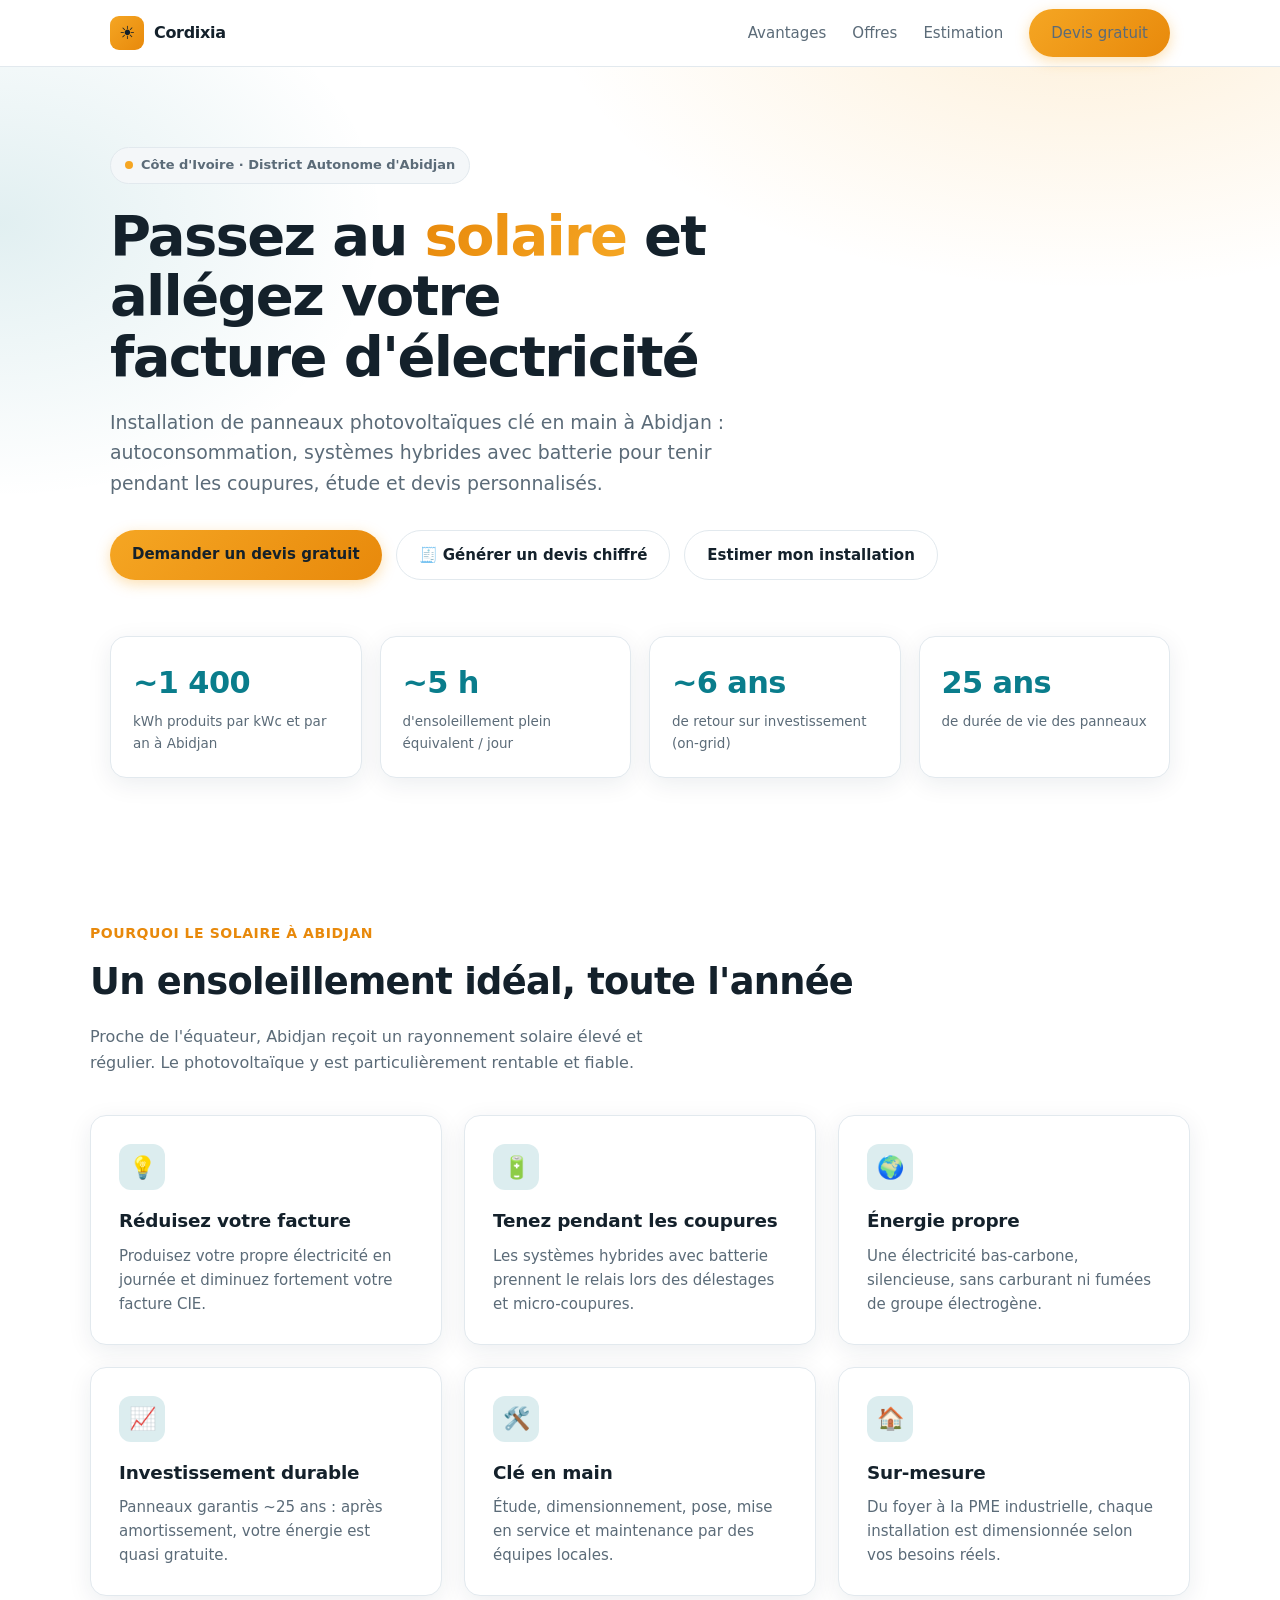
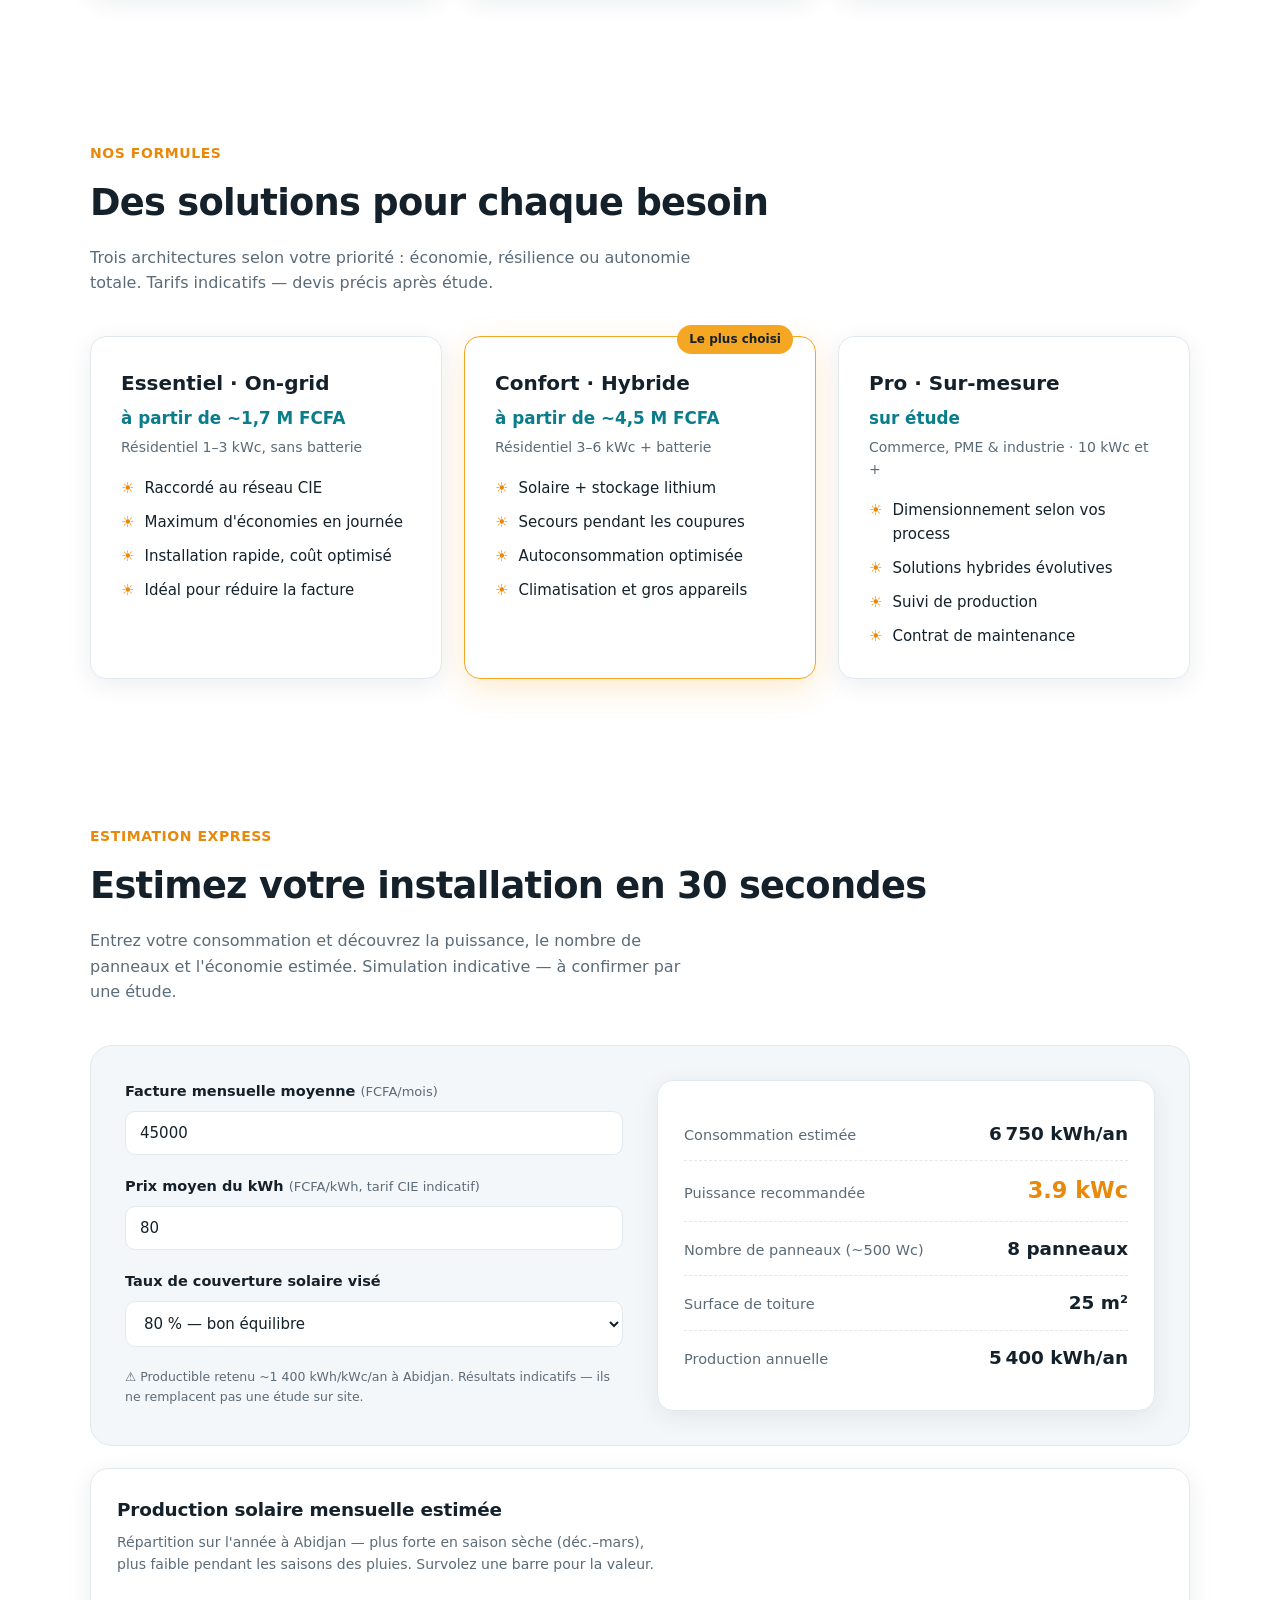
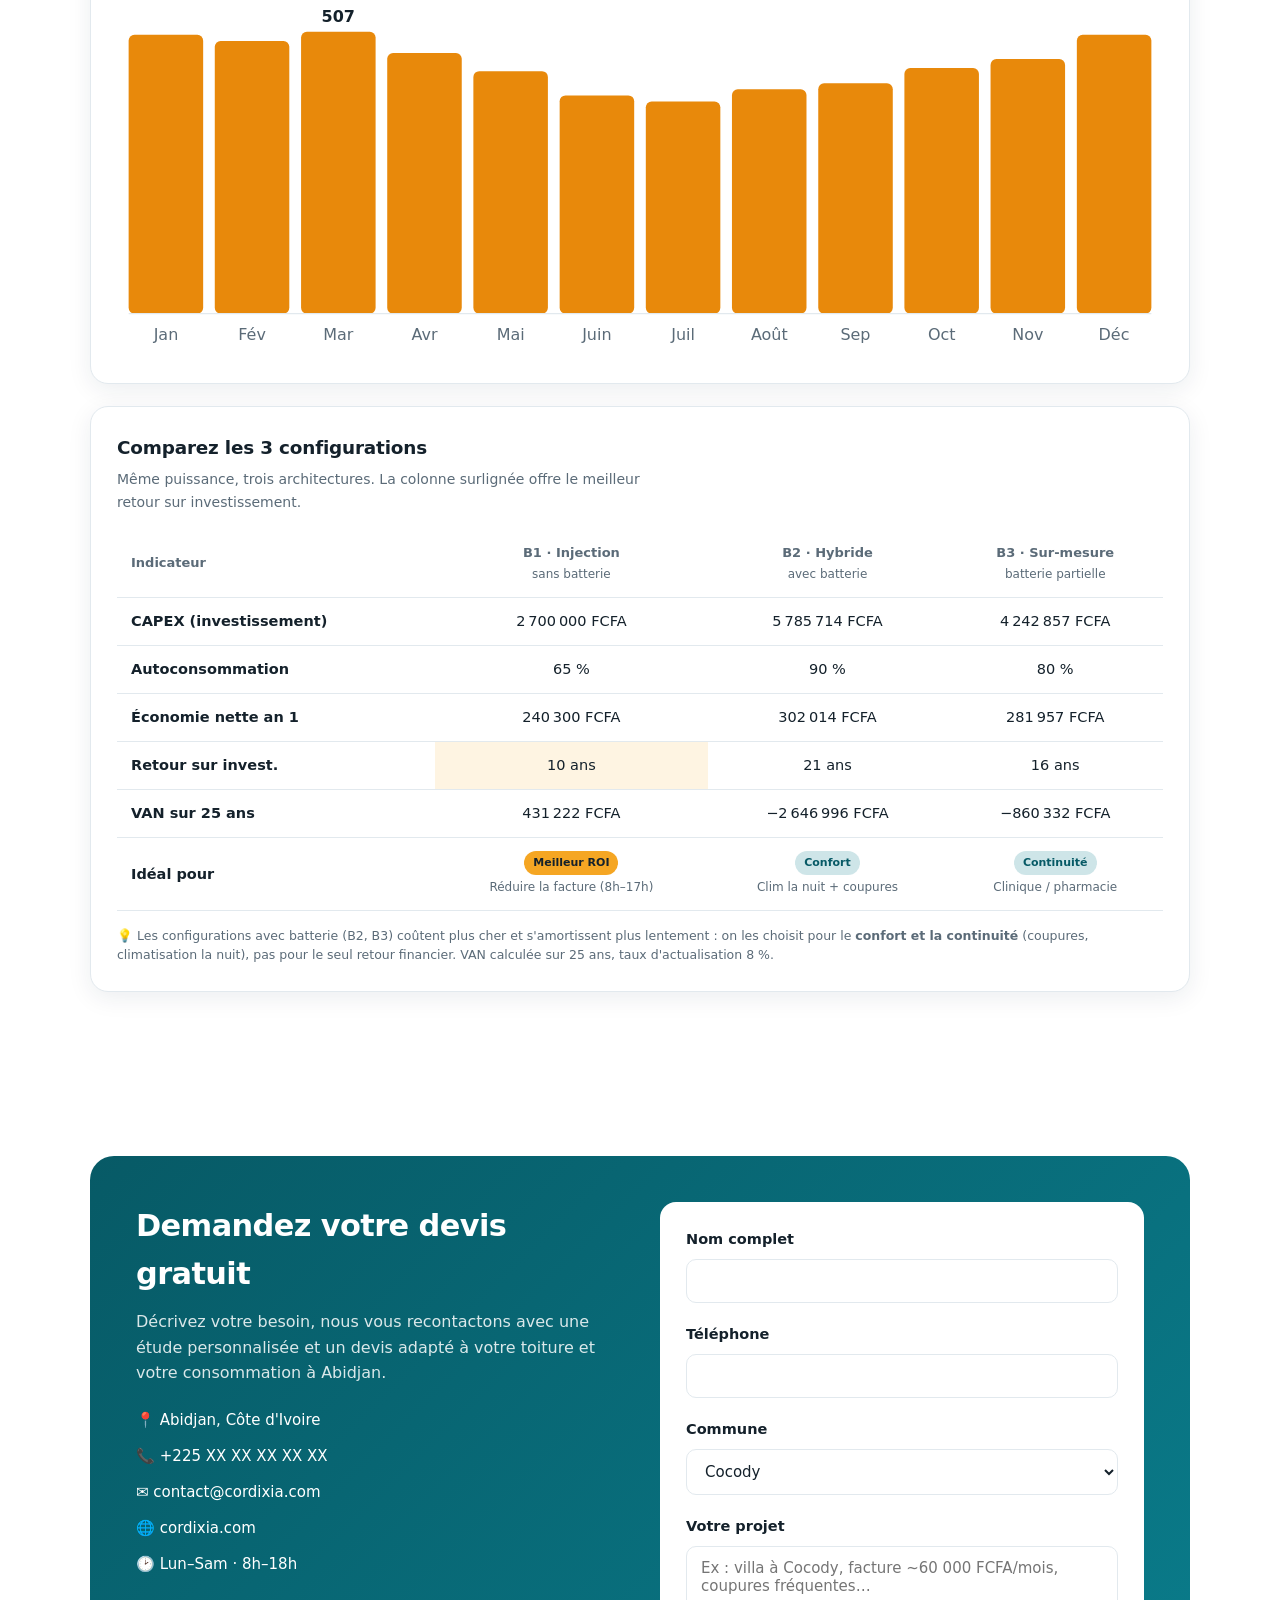
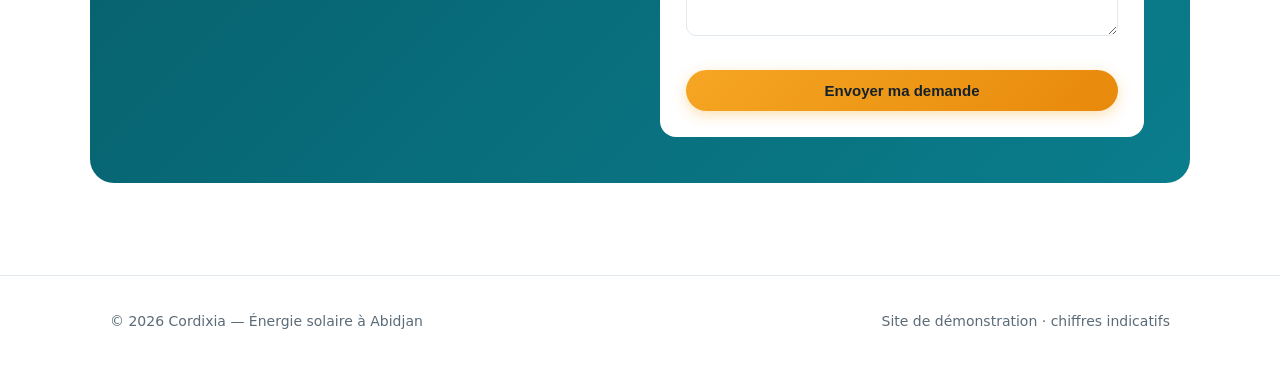
<file: index.html>
<!DOCTYPE html>
<html lang="fr">
<head>
  <meta charset="UTF-8">
  <meta name="viewport" content="width=device-width, initial-scale=1.0">
  <title>Cordixia — Énergie solaire clé en main</title>
  <meta name="description" content="Installation de panneaux solaires photovoltaïques à Abidjan : autoconsommation, systèmes hybrides avec batterie, étude et devis. Réduisez votre facture CIE.">
  <style>
    :root {
      --sun: #f5a623;
      --sun-deep: #e8890b;
      --sky: #0a7d8c;
      --sky-deep: #075a66;
      --ink: #14212b;
      --muted: #5b6b78;
      --bg: #ffffff;
      --soft: #f4f7f9;
      --line: #e2e9ee;
      --card: #ffffff;
      --radius: 16px;
      --shadow: 0 6px 24px rgba(10, 40, 60, 0.08);
    }
    @media (prefers-color-scheme: dark) {
      :root {
        --ink: #eef4f7;
        --muted: #a3b3bf;
        --bg: #0e1519;
        --soft: #141e24;
        --line: #24333c;
        --card: #16222a;
        --shadow: 0 6px 24px rgba(0, 0, 0, 0.4);
      }
    }
    * { box-sizing: border-box; margin: 0; padding: 0; }
    html { scroll-behavior: smooth; }
    body {
      font-family: system-ui, -apple-system, "Segoe UI", Roboto, sans-serif;
      color: var(--ink);
      background: var(--bg);
      line-height: 1.6;
      -webkit-font-smoothing: antialiased;
    }
    a { color: inherit; }
    .wrap { max-width: 1100px; margin: 0 auto; padding: 0 20px; }

    /* Header */
    header {
      position: sticky; top: 0; z-index: 50;
      background: color-mix(in srgb, var(--bg) 88%, transparent);
      backdrop-filter: blur(10px);
      border-bottom: 1px solid var(--line);
    }
    .nav { display: flex; align-items: center; justify-content: space-between; height: 66px; }
    .brand { display: flex; align-items: center; gap: 10px; font-weight: 800; letter-spacing: -0.02em; }
    .brand .mark {
      width: 34px; height: 34px; border-radius: 9px;
      background: linear-gradient(135deg, var(--sun), var(--sun-deep));
      display: grid; place-items: center; font-size: 18px;
    }
    .nav-links { display: flex; gap: 26px; align-items: center; }
    .nav-links a { text-decoration: none; color: var(--muted); font-weight: 500; font-size: 15px; }
    .nav-links a:hover { color: var(--ink); }
    .btn {
      display: inline-block; border: none; cursor: pointer;
      background: linear-gradient(135deg, var(--sun), var(--sun-deep));
      color: #14212b; font-weight: 700; font-size: 15px;
      padding: 12px 22px; border-radius: 999px; text-decoration: none;
      transition: transform .15s ease, box-shadow .15s ease;
      box-shadow: 0 4px 14px rgba(245, 166, 35, 0.35);
    }
    .btn:hover { transform: translateY(-2px); box-shadow: 0 8px 22px rgba(245, 166, 35, 0.45); }
    .btn.ghost { background: transparent; color: var(--ink); box-shadow: none; border: 1.5px solid var(--line); }
    @media (max-width: 720px) { .nav-links a:not(.btn) { display: none; } }

    /* Hero */
    .hero {
      position: relative; overflow: hidden;
      padding: 80px 0 70px;
      background:
        radial-gradient(900px 500px at 85% -10%, rgba(245,166,35,0.18), transparent 60%),
        radial-gradient(700px 500px at 0% 20%, rgba(10,125,140,0.12), transparent 55%);
    }
    .hero h1 {
      font-size: clamp(2.1rem, 5vw, 3.5rem); line-height: 1.08;
      letter-spacing: -0.03em; max-width: 16ch;
    }
    .hero h1 .grad {
      background: linear-gradient(120deg, var(--sun-deep), var(--sun));
      -webkit-background-clip: text; background-clip: text; color: transparent;
    }
    .hero p.lead { margin-top: 20px; font-size: 1.18rem; color: var(--muted); max-width: 52ch; }
    .hero-cta { margin-top: 32px; display: flex; gap: 14px; flex-wrap: wrap; }
    .badge {
      display: inline-flex; align-items: center; gap: 8px;
      background: var(--soft); border: 1px solid var(--line);
      padding: 7px 14px; border-radius: 999px; font-size: 13px; font-weight: 600; color: var(--muted);
      margin-bottom: 22px;
    }
    .badge .dot { width: 8px; height: 8px; border-radius: 50%; background: var(--sun); }

    /* Stats */
    .stats { display: grid; grid-template-columns: repeat(4, 1fr); gap: 18px; margin-top: 56px; }
    .stat { background: var(--card); border: 1px solid var(--line); border-radius: var(--radius); padding: 22px; box-shadow: var(--shadow); }
    .stat .n { font-size: 1.9rem; font-weight: 800; letter-spacing: -0.02em; color: var(--sky); }
    .stat .l { font-size: 13.5px; color: var(--muted); margin-top: 4px; }
    @media (max-width: 720px) { .stats { grid-template-columns: repeat(2, 1fr); } }

    /* Sections */
    section.block { padding: 72px 0; }
    .eyebrow { color: var(--sun-deep); font-weight: 700; font-size: 14px; letter-spacing: 0.04em; text-transform: uppercase; }
    h2.title { font-size: clamp(1.6rem, 3.4vw, 2.3rem); letter-spacing: -0.02em; margin-top: 8px; }
    .section-intro { color: var(--muted); max-width: 60ch; margin-top: 12px; }

    .grid3 { display: grid; grid-template-columns: repeat(3, 1fr); gap: 22px; margin-top: 40px; }
    @media (max-width: 820px) { .grid3 { grid-template-columns: 1fr; } }
    .feature { background: var(--card); border: 1px solid var(--line); border-radius: var(--radius); padding: 28px; box-shadow: var(--shadow); }
    .feature .ico { width: 46px; height: 46px; border-radius: 12px; background: color-mix(in srgb, var(--sky) 14%, transparent); display: grid; place-items: center; font-size: 22px; margin-bottom: 16px; }
    .feature h3 { font-size: 1.15rem; letter-spacing: -0.01em; }
    .feature p { color: var(--muted); margin-top: 8px; font-size: 15px; }

    /* Offers */
    .offers { display: grid; grid-template-columns: repeat(3, 1fr); gap: 22px; margin-top: 40px; }
    @media (max-width: 820px) { .offers { grid-template-columns: 1fr; } }
    .offer { background: var(--card); border: 1px solid var(--line); border-radius: var(--radius); padding: 30px; position: relative; box-shadow: var(--shadow); }
    .offer.popular { border-color: var(--sun); box-shadow: 0 10px 30px rgba(245,166,35,0.22); }
    .offer .tag { position: absolute; top: -12px; right: 22px; background: var(--sun); color: #14212b; font-weight: 700; font-size: 12px; padding: 5px 12px; border-radius: 999px; }
    .offer h3 { font-size: 1.25rem; }
    .offer .price { font-size: 1.05rem; color: var(--sky); font-weight: 700; margin: 6px 0 4px; }
    .offer .sub { color: var(--muted); font-size: 14px; }
    .offer ul { list-style: none; margin-top: 18px; display: grid; gap: 10px; }
    .offer li { font-size: 15px; display: flex; gap: 10px; align-items: flex-start; }
    .offer li::before { content: "☀"; color: var(--sun-deep); }

    /* Calculator */
    .calc-wrap { background: var(--soft); border: 1px solid var(--line); border-radius: 22px; padding: 34px; margin-top: 40px; display: grid; grid-template-columns: 1fr 1fr; gap: 34px; }
    @media (max-width: 820px) { .calc-wrap { grid-template-columns: 1fr; } }
    .field { margin-bottom: 20px; }
    .field label { display: block; font-weight: 600; font-size: 14.5px; margin-bottom: 8px; }
    .field .hint { color: var(--muted); font-weight: 400; font-size: 13px; }
    .field input, .field select {
      width: 100%; padding: 12px 14px; border-radius: 10px; border: 1.5px solid var(--line);
      background: var(--bg); color: var(--ink); font-size: 15px; font-family: inherit;
    }
    .field input:focus, .field select:focus { outline: none; border-color: var(--sun); }
    .results { background: var(--card); border: 1px solid var(--line); border-radius: 16px; padding: 26px; box-shadow: var(--shadow); }
    .res-row { display: flex; justify-content: space-between; align-items: baseline; padding: 12px 0; border-bottom: 1px dashed var(--line); }
    .res-row:last-child { border-bottom: none; }
    .res-row .k { color: var(--muted); font-size: 14.5px; }
    .res-row .v { font-weight: 800; font-size: 1.15rem; color: var(--ink); }
    .res-row .v.big { color: var(--sun-deep); font-size: 1.4rem; }
    .disclaimer { font-size: 12.5px; color: var(--muted); margin-top: 16px; }

    /* Chart + comparatif */
    .chart-card, .compare { background: var(--card); border: 1px solid var(--line); border-radius: 18px; padding: 26px; margin-top: 22px; box-shadow: var(--shadow); }
    .chart-card h3, .compare h3 { font-size: 1.15rem; letter-spacing: -0.01em; }
    .chart-card .csub, .compare .csub { color: var(--muted); font-size: 14px; margin: 6px 0 18px; max-width: 62ch; }
    .chart-card svg { width: 100%; height: auto; display: block; }
    .chart-card .bar { fill: var(--sun-deep); transition: fill .15s; }
    .chart-card .bar:hover { fill: var(--sun); }
    .chart-card .axis { stroke: var(--line); stroke-width: 1; }
    .chart-card .mlabel { fill: var(--muted); font: 500 11px system-ui, sans-serif; }
    .chart-card .vlabel { fill: var(--ink); font: 700 11px system-ui, sans-serif; }
    .compare .tbl-scroll { overflow-x: auto; }
    .compare table { width: 100%; border-collapse: collapse; min-width: 460px; }
    .compare th, .compare td { padding: 12px 14px; border-bottom: 1px solid var(--line); font-size: 14.5px; }
    .compare thead th { font-size: 13px; color: var(--muted); font-weight: 700; text-align: center; }
    .compare thead th:first-child { text-align: left; }
    .compare tbody th { font-weight: 600; color: var(--ink); text-align: left; }
    .compare tbody td { text-align: center; font-variant-numeric: tabular-nums; }
    .compare .best { background: color-mix(in srgb, var(--sun) 13%, transparent); }
    .compare .cfg-name { font-weight: 800; display: block; }
    .compare .cfg-sub { color: var(--muted); font-size: 12px; font-weight: 500; }
    .compare .pill { display: inline-block; font-size: 11px; font-weight: 700; padding: 3px 9px; border-radius: 999px; }
    .compare .pill.win { background: var(--sun); color: #14212b; }
    .compare .pill.res { background: color-mix(in srgb, var(--sky) 20%, transparent); color: var(--sky-deep); }
    .compare .note { color: var(--muted); font-size: 12.5px; margin-top: 16px; line-height: 1.5; }

    /* Contact */
    .contact { background: linear-gradient(135deg, var(--sky-deep), var(--sky)); border-radius: 24px; padding: 46px; color: #fff; margin-top: 20px; display: grid; grid-template-columns: 1fr 1fr; gap: 40px; }
    @media (max-width: 820px) { .contact { grid-template-columns: 1fr; padding: 32px; } }
    .contact h2 { font-size: 1.9rem; letter-spacing: -0.02em; }
    .contact p { color: rgba(255,255,255,0.85); margin-top: 10px; }
    .contact .info { margin-top: 22px; display: grid; gap: 12px; font-size: 15px; }
    .contact .info div { display: flex; gap: 10px; align-items: center; }
    .form-card { background: #fff; border-radius: 16px; padding: 26px; color: var(--ink); }
    .form-card .field input, .form-card .field select, .form-card .field textarea {
      width: 100%; padding: 12px 14px; border-radius: 10px; border: 1.5px solid #e2e9ee;
      background: #fff; color: #14212b; font-size: 15px; font-family: inherit;
    }
    .form-card textarea { resize: vertical; min-height: 90px; }
    .form-card .btn { width: 100%; text-align: center; margin-top: 6px; }
    .form-msg { margin-top: 14px; font-size: 14px; font-weight: 600; color: var(--sky-deep); display: none; }

    footer { border-top: 1px solid var(--line); padding: 34px 0; margin-top: 20px; color: var(--muted); font-size: 14px; }
    .foot { display: flex; justify-content: space-between; flex-wrap: wrap; gap: 12px; align-items: center; }
  </style>
</head>
<body>
  <header>
    <div class="wrap nav">
      <div class="brand"><span class="mark">☀️</span> Cordixia</div>
      <nav class="nav-links">
        <a href="#avantages">Avantages</a>
        <a href="#offres">Offres</a>
        <a href="#calcul">Estimation</a>
        <a href="#contact" class="btn">Devis gratuit</a>
      </nav>
    </div>
  </header>

  <!-- HERO -->
  <section class="hero">
    <div class="wrap">
      <span class="badge"><span class="dot"></span> Côte d'Ivoire · District Autonome d'Abidjan</span>
      <h1>Passez au <span class="grad">solaire</span> et allégez votre facture d'électricité</h1>
      <p class="lead">Installation de panneaux photovoltaïques clé en main à Abidjan : autoconsommation, systèmes hybrides avec batterie pour tenir pendant les coupures, étude et devis personnalisés.</p>
      <div class="hero-cta">
        <a href="#contact" class="btn">Demander un devis gratuit</a>
        <a href="devis.html" class="btn ghost">🧾 Générer un devis chiffré</a>
        <a href="#calcul" class="btn ghost">Estimer mon installation</a>
      </div>

      <div class="stats">
        <div class="stat"><div class="n">~1 400</div><div class="l">kWh produits par kWc et par an à Abidjan</div></div>
        <div class="stat"><div class="n">~5 h</div><div class="l">d'ensoleillement plein équivalent / jour</div></div>
        <div class="stat"><div class="n">~6 ans</div><div class="l">de retour sur investissement (on-grid)</div></div>
        <div class="stat"><div class="n">25 ans</div><div class="l">de durée de vie des panneaux</div></div>
      </div>
    </div>
  </section>

  <!-- AVANTAGES -->
  <section class="block wrap" id="avantages">
    <span class="eyebrow">Pourquoi le solaire à Abidjan</span>
    <h2 class="title">Un ensoleillement idéal, toute l'année</h2>
    <p class="section-intro">Proche de l'équateur, Abidjan reçoit un rayonnement solaire élevé et régulier. Le photovoltaïque y est particulièrement rentable et fiable.</p>
    <div class="grid3">
      <div class="feature"><div class="ico">💡</div><h3>Réduisez votre facture</h3><p>Produisez votre propre électricité en journée et diminuez fortement votre facture CIE.</p></div>
      <div class="feature"><div class="ico">🔋</div><h3>Tenez pendant les coupures</h3><p>Les systèmes hybrides avec batterie prennent le relais lors des délestages et micro-coupures.</p></div>
      <div class="feature"><div class="ico">🌍</div><h3>Énergie propre</h3><p>Une électricité bas-carbone, silencieuse, sans carburant ni fumées de groupe électrogène.</p></div>
      <div class="feature"><div class="ico">📈</div><h3>Investissement durable</h3><p>Panneaux garantis ~25 ans : après amortissement, votre énergie est quasi gratuite.</p></div>
      <div class="feature"><div class="ico">🛠️</div><h3>Clé en main</h3><p>Étude, dimensionnement, pose, mise en service et maintenance par des équipes locales.</p></div>
      <div class="feature"><div class="ico">🏠</div><h3>Sur-mesure</h3><p>Du foyer à la PME industrielle, chaque installation est dimensionnée selon vos besoins réels.</p></div>
    </div>
  </section>

  <!-- OFFRES -->
  <section class="block wrap" id="offres">
    <span class="eyebrow">Nos formules</span>
    <h2 class="title">Des solutions pour chaque besoin</h2>
    <p class="section-intro">Trois architectures selon votre priorité : économie, résilience ou autonomie totale. Tarifs indicatifs — devis précis après étude.</p>
    <div class="offers">
      <div class="offer">
        <h3>Essentiel · On-grid</h3>
        <div class="price">à partir de ~1,7 M FCFA</div>
        <div class="sub">Résidentiel 1–3 kWc, sans batterie</div>
        <ul>
          <li>Raccordé au réseau CIE</li>
          <li>Maximum d'économies en journée</li>
          <li>Installation rapide, coût optimisé</li>
          <li>Idéal pour réduire la facture</li>
        </ul>
      </div>
      <div class="offer popular">
        <span class="tag">Le plus choisi</span>
        <h3>Confort · Hybride</h3>
        <div class="price">à partir de ~4,5 M FCFA</div>
        <div class="sub">Résidentiel 3–6 kWc + batterie</div>
        <ul>
          <li>Solaire + stockage lithium</li>
          <li>Secours pendant les coupures</li>
          <li>Autoconsommation optimisée</li>
          <li>Climatisation et gros appareils</li>
        </ul>
      </div>
      <div class="offer">
        <h3>Pro · Sur-mesure</h3>
        <div class="price">sur étude</div>
        <div class="sub">Commerce, PME & industrie · 10 kWc et +</div>
        <ul>
          <li>Dimensionnement selon vos process</li>
          <li>Solutions hybrides évolutives</li>
          <li>Suivi de production</li>
          <li>Contrat de maintenance</li>
        </ul>
      </div>
    </div>
  </section>

  <!-- CALCULATEUR -->
  <section class="block wrap" id="calcul">
    <span class="eyebrow">Estimation express</span>
    <h2 class="title">Estimez votre installation en 30 secondes</h2>
    <p class="section-intro">Entrez votre consommation et découvrez la puissance, le nombre de panneaux et l'économie estimée. Simulation indicative — à confirmer par une étude.</p>
    <div class="calc-wrap">
      <div>
        <div class="field">
          <label>Facture mensuelle moyenne <span class="hint">(FCFA/mois)</span></label>
          <input type="number" id="facture" value="45000" min="0" step="1000">
        </div>
        <div class="field">
          <label>Prix moyen du kWh <span class="hint">(FCFA/kWh, tarif CIE indicatif)</span></label>
          <input type="number" id="prix" value="80" min="1" step="1">
        </div>
        <div class="field">
          <label>Taux de couverture solaire visé</label>
          <select id="couverture">
            <option value="0.6">60 % — je réduis ma facture</option>
            <option value="0.8" selected>80 % — bon équilibre</option>
            <option value="0.95">95 % — quasi-autonomie</option>
          </select>
        </div>
        <p class="disclaimer">⚠️ Productible retenu ~1 400 kWh/kWc/an à Abidjan. Résultats indicatifs — ils ne remplacent pas une étude sur site.</p>
      </div>
      <div class="results">
        <div class="res-row"><span class="k">Consommation estimée</span><span class="v" id="rConso">—</span></div>
        <div class="res-row"><span class="k">Puissance recommandée</span><span class="v big" id="rKwc">—</span></div>
        <div class="res-row"><span class="k">Nombre de panneaux (~500 Wc)</span><span class="v" id="rPan">—</span></div>
        <div class="res-row"><span class="k">Surface de toiture</span><span class="v" id="rSurf">—</span></div>
        <div class="res-row"><span class="k">Production annuelle</span><span class="v" id="rProd">—</span></div>
      </div>
    </div>

    <!-- Graphique production mensuelle -->
    <div class="chart-card">
      <h3>Production solaire mensuelle estimée</h3>
      <p class="csub">Répartition sur l'année à Abidjan — plus forte en saison sèche (déc.–mars), plus faible pendant les saisons des pluies. Survolez une barre pour la valeur.</p>
      <div id="chart" role="img" aria-label="Production mensuelle estimée en kWh"></div>
    </div>

    <!-- Comparatif des 3 configurations -->
    <div class="compare">
      <h3>Comparez les 3 configurations</h3>
      <p class="csub">Même puissance, trois architectures. La colonne surlignée offre le meilleur retour sur investissement.</p>
      <div class="tbl-scroll">
        <table>
          <thead><tr><th>Indicateur</th><th id="hB1"></th><th id="hB2"></th><th id="hB3"></th></tr></thead>
          <tbody id="cmpBody"></tbody>
        </table>
      </div>
      <p class="note">💡 Les configurations avec batterie (B2, B3) coûtent plus cher et s'amortissent plus lentement : on les choisit pour le <strong>confort et la continuité</strong> (coupures, climatisation la nuit), pas pour le seul retour financier. VAN calculée sur 25 ans, taux d'actualisation 8 %.</p>
    </div>
  </section>

  <!-- CONTACT -->
  <section class="block wrap" id="contact">
    <div class="contact">
      <div>
        <h2>Demandez votre devis gratuit</h2>
        <p>Décrivez votre besoin, nous vous recontactons avec une étude personnalisée et un devis adapté à votre toiture et votre consommation à Abidjan.</p>
        <div class="info">
          <div>📍 Abidjan, Côte d'Ivoire</div>
          <div>📞 +225 XX XX XX XX XX</div>
          <div>✉️ contact@cordixia.com</div>
          <div>🌐 cordixia.com</div>
          <div>🕑 Lun–Sam · 8h–18h</div>
        </div>
      </div>
      <form class="form-card" id="devisForm" novalidate>
        <div class="field"><label for="nom">Nom complet</label><input type="text" id="nom" required></div>
        <div class="field"><label for="tel">Téléphone</label><input type="tel" id="tel" required></div>
        <div class="field"><label for="commune">Commune</label>
          <select id="commune">
            <option>Cocody</option><option>Plateau</option><option>Yopougon</option>
            <option>Marcory</option><option>Treichville</option><option>Abobo</option>
            <option>Adjamé</option><option>Koumassi</option><option>Port-Bouët</option>
            <option>Bingerville</option><option>Autre</option>
          </select>
        </div>
        <div class="field"><label for="msg">Votre projet</label><textarea id="msg" placeholder="Ex : villa à Cocody, facture ~60 000 FCFA/mois, coupures fréquentes…"></textarea></div>
        <button type="submit" class="btn">Envoyer ma demande</button>
        <p class="form-msg" id="formMsg">✅ Merci ! Votre demande a bien été enregistrée. Nous vous recontactons rapidement.</p>
      </form>
    </div>
  </section>

  <footer>
    <div class="wrap foot">
      <div>© <span id="year"></span> Cordixia — Énergie solaire à Abidjan</div>
      <div>Site de démonstration · chiffres indicatifs</div>
    </div>
  </footer>

  <script>
    // Année dynamique
    document.getElementById('year').textContent = new Date().getFullYear();

    // --- Calculateur (aligné sur docs/modele-financier-pv.xlsx) ---
    const PRODUCTIBLE = 1400;   // kWh/kWc/an à Abidjan
    const WC_PAR_PANNEAU = 500; // Wc
    const M2_PAR_KWC = 6.5;     // m²/kWc
    const DEGR = 0.007;         // dégradation annuelle des modules
    const INFL = 0.03;          // inflation du tarif électricité
    const OM = 0.015;           // O&M annuel (% CAPEX)
    const ACTU = 0.08;          // taux d'actualisation (VAN)
    const DUREE = 25;           // ans

    const CONFIGS = [
      { id:'B1', nom:'B1 · Injection', sub:'sans batterie',      cost:700000,  auto:0.65, bat:0.00, ond:0.08 },
      { id:'B2', nom:'B2 · Hybride',   sub:'avec batterie',      cost:1500000, auto:0.90, bat:0.30, ond:0.08 },
      { id:'B3', nom:'B3 · Sur-mesure',sub:'batterie partielle', cost:1100000, auto:0.80, bat:0.15, ond:0.08 },
    ];

    // Répartition mensuelle de la production à Abidjan (normalisée dans le code)
    const MOIS = ['Jan','Fév','Mar','Avr','Mai','Juin','Juil','Août','Sep','Oct','Nov','Déc'];
    const PART_RAW = [9.2, 9.0, 9.3, 8.6, 8.0, 7.2, 7.0, 7.4, 7.6, 8.1, 8.4, 9.2];
    const SOMME_PART = PART_RAW.reduce((a,b)=>a+b,0);
    const PART = PART_RAW.map(v => v / SOMME_PART);

    const f = (n) => new Intl.NumberFormat('fr-FR').format(Math.round(n));

    // Économie & rentabilité sur 25 ans pour une config donnée
    function evalConfig(kwc, consoAn, prix, cfg) {
      const capex = kwc * cfg.cost;
      const prod1 = kwc * PRODUCTIBLE;
      const auto1 = Math.min(prod1 * cfg.auto, consoAn);
      const netAn1 = auto1 * prix - capex * OM;   // année 1, sans remplacement
      let cumule = -capex, van = -capex, payback = null;
      for (let n = 1; n <= DUREE; n++) {
        const prod = kwc * PRODUCTIBLE * Math.pow(1 - DEGR, n - 1);
        const tarif = prix * Math.pow(1 + INFL, n - 1);
        const auto = Math.min(prod * cfg.auto, consoAn);
        const eco = auto * tarif;
        const om = capex * OM;
        const rempl = (n === 10 ? capex * cfg.bat : 0) + (n === 12 ? capex * cfg.ond : 0);
        const net = eco - om - rempl;
        van += net / Math.pow(1 + ACTU, n);
        const prev = cumule; cumule += net;
        if (payback === null && prev < 0 && cumule >= 0) payback = n;
      }
      return { capex, netAn1, payback, van, cumule };
    }

    // Graphique SVG des productions mensuelles (série unique)
    function buildChart(prodAn) {
      const W = 720, H = 250, padL = 8, padR = 8, padT = 26, padB = 30;
      const baseY = H - padB, n = 12, gap = 8;
      const barW = (W - padL - padR - (n - 1) * gap) / n;
      const vals = PART.map(p => p * prodAn);
      const yMax = Math.max(...vals) || 1;
      const scale = (baseY - padT) / yMax;
      const peak = vals.indexOf(yMax);
      let s = `<svg viewBox="0 0 ${W} ${H}" preserveAspectRatio="xMidYMid meet">`;
      vals.forEach((v, i) => {
        const x = padL + i * (barW + gap);
        const h = v * scale, y = baseY - h;
        s += `<rect class="bar" x="${x.toFixed(1)}" y="${y.toFixed(1)}" width="${barW.toFixed(1)}" height="${h.toFixed(1)}" rx="4">`
           + `<title>${MOIS[i]} : ${f(v)} kWh</title></rect>`;
        s += `<text class="mlabel" x="${(x + barW/2).toFixed(1)}" y="${H - 12}" text-anchor="middle">${MOIS[i]}</text>`;
        if (i === peak) s += `<text class="vlabel" x="${(x + barW/2).toFixed(1)}" y="${(y - 7).toFixed(1)}" text-anchor="middle">${f(v)}</text>`;
      });
      s += `<line class="axis" x1="${padL}" y1="${baseY}" x2="${W - padR}" y2="${baseY}"/></svg>`;
      document.getElementById('chart').innerHTML = s;
    }

    function calcul() {
      const facture = Math.max(0, +document.getElementById('facture').value || 0);
      const prix = Math.max(1, +document.getElementById('prix').value || 1);
      const couv = +document.getElementById('couverture').value;

      const consoAn = (facture / prix) * 12;
      const kwc = (consoAn * couv) / PRODUCTIBLE;
      const panneaux = Math.ceil((kwc * 1000) / WC_PAR_PANNEAU);
      const prodAn = kwc * PRODUCTIBLE;

      document.getElementById('rConso').textContent = f(consoAn) + ' kWh/an';
      document.getElementById('rKwc').textContent = kwc.toFixed(1) + ' kWc';
      document.getElementById('rPan').textContent = panneaux + ' panneaux';
      document.getElementById('rSurf').textContent = f(kwc * M2_PAR_KWC) + ' m²';
      document.getElementById('rProd').textContent = f(prodAn) + ' kWh/an';

      buildChart(prodAn);

      // Comparatif des 3 configs
      const res = CONFIGS.map(c => ({ c, r: evalConfig(kwc, consoAn, prix, c) }));
      const bestPay = Math.min(...res.map(x => x.r.payback ?? Infinity));
      CONFIGS.forEach((c, i) => {
        document.getElementById('h' + c.id).innerHTML =
          `<span class="cfg-name">${c.nom}</span><span class="cfg-sub">${c.sub}</span>`;
      });
      const fpay = (p) => p ? p + ' ans' : '> 25 ans';
      const fvan = (v) => (v >= 0 ? '' : '−') + f(Math.abs(v)) + ' FCFA';
      const rows = [
        ['CAPEX (investissement)', x => f(x.r.capex) + ' FCFA'],
        ['Autoconsommation',       x => Math.round(x.c.auto * 100) + ' %'],
        ['Économie nette an 1',    x => f(x.r.netAn1) + ' FCFA'],
        ['Retour sur invest.',     x => fpay(x.r.payback)],
        ['VAN sur 25 ans',         x => fvan(x.r.van)],
      ];
      let body = '';
      rows.forEach(([label, fn]) => {
        body += `<tr><th>${label}</th>`;
        res.forEach(x => {
          const best = (label === 'Retour sur invest.' && x.r.payback === bestPay) ? ' class="best"' : '';
          body += `<td${best}>${fn(x)}</td>`;
        });
        body += '</tr>';
      });
      // Ligne recommandation
      body += '<tr><th>Idéal pour</th>';
      const reco = { B1:'Réduire la facture (8h–17h)', B2:'Clim la nuit + coupures', B3:'Clinique / pharmacie' };
      const pill = { B1:'win', B2:'res', B3:'res' };
      const pillTxt = { B1:'Meilleur ROI', B2:'Confort', B3:'Continuité' };
      res.forEach(x => {
        body += `<td><span class="pill ${pill[x.c.id]}">${pillTxt[x.c.id]}</span><br><span class="cfg-sub">${reco[x.c.id]}</span></td>`;
      });
      body += '</tr>';
      document.getElementById('cmpBody').innerHTML = body;
    }

    ['facture','prix','couverture'].forEach(id =>
      document.getElementById(id).addEventListener('input', calcul));
    calcul();

    // --- Formulaire (démo, pas d'envoi réseau) ---
    document.getElementById('devisForm').addEventListener('submit', function (e) {
      e.preventDefault();
      const nom = document.getElementById('nom').value.trim();
      const tel = document.getElementById('tel').value.trim();
      if (!nom || !tel) { alert('Merci de renseigner votre nom et votre téléphone.'); return; }
      document.getElementById('formMsg').style.display = 'block';
      this.reset();
    });
  </script>
</body>
</html>
</file>
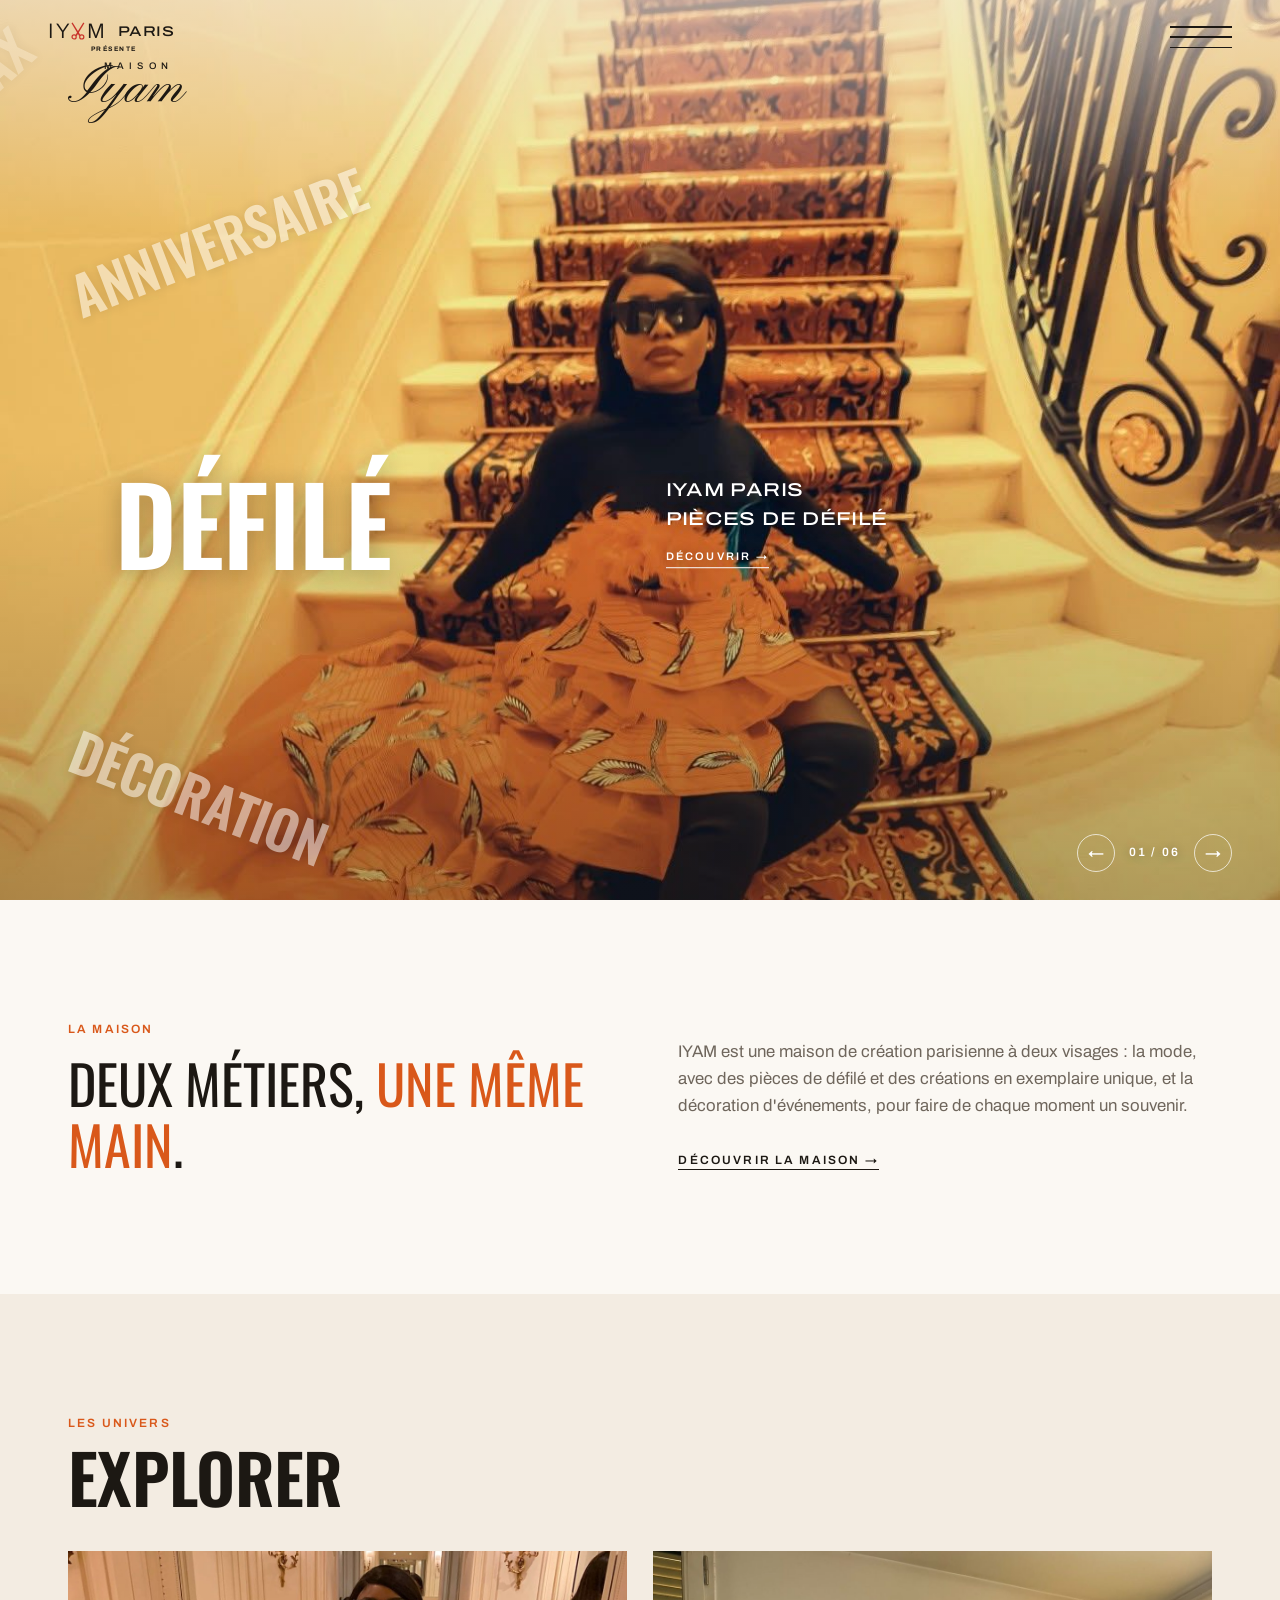
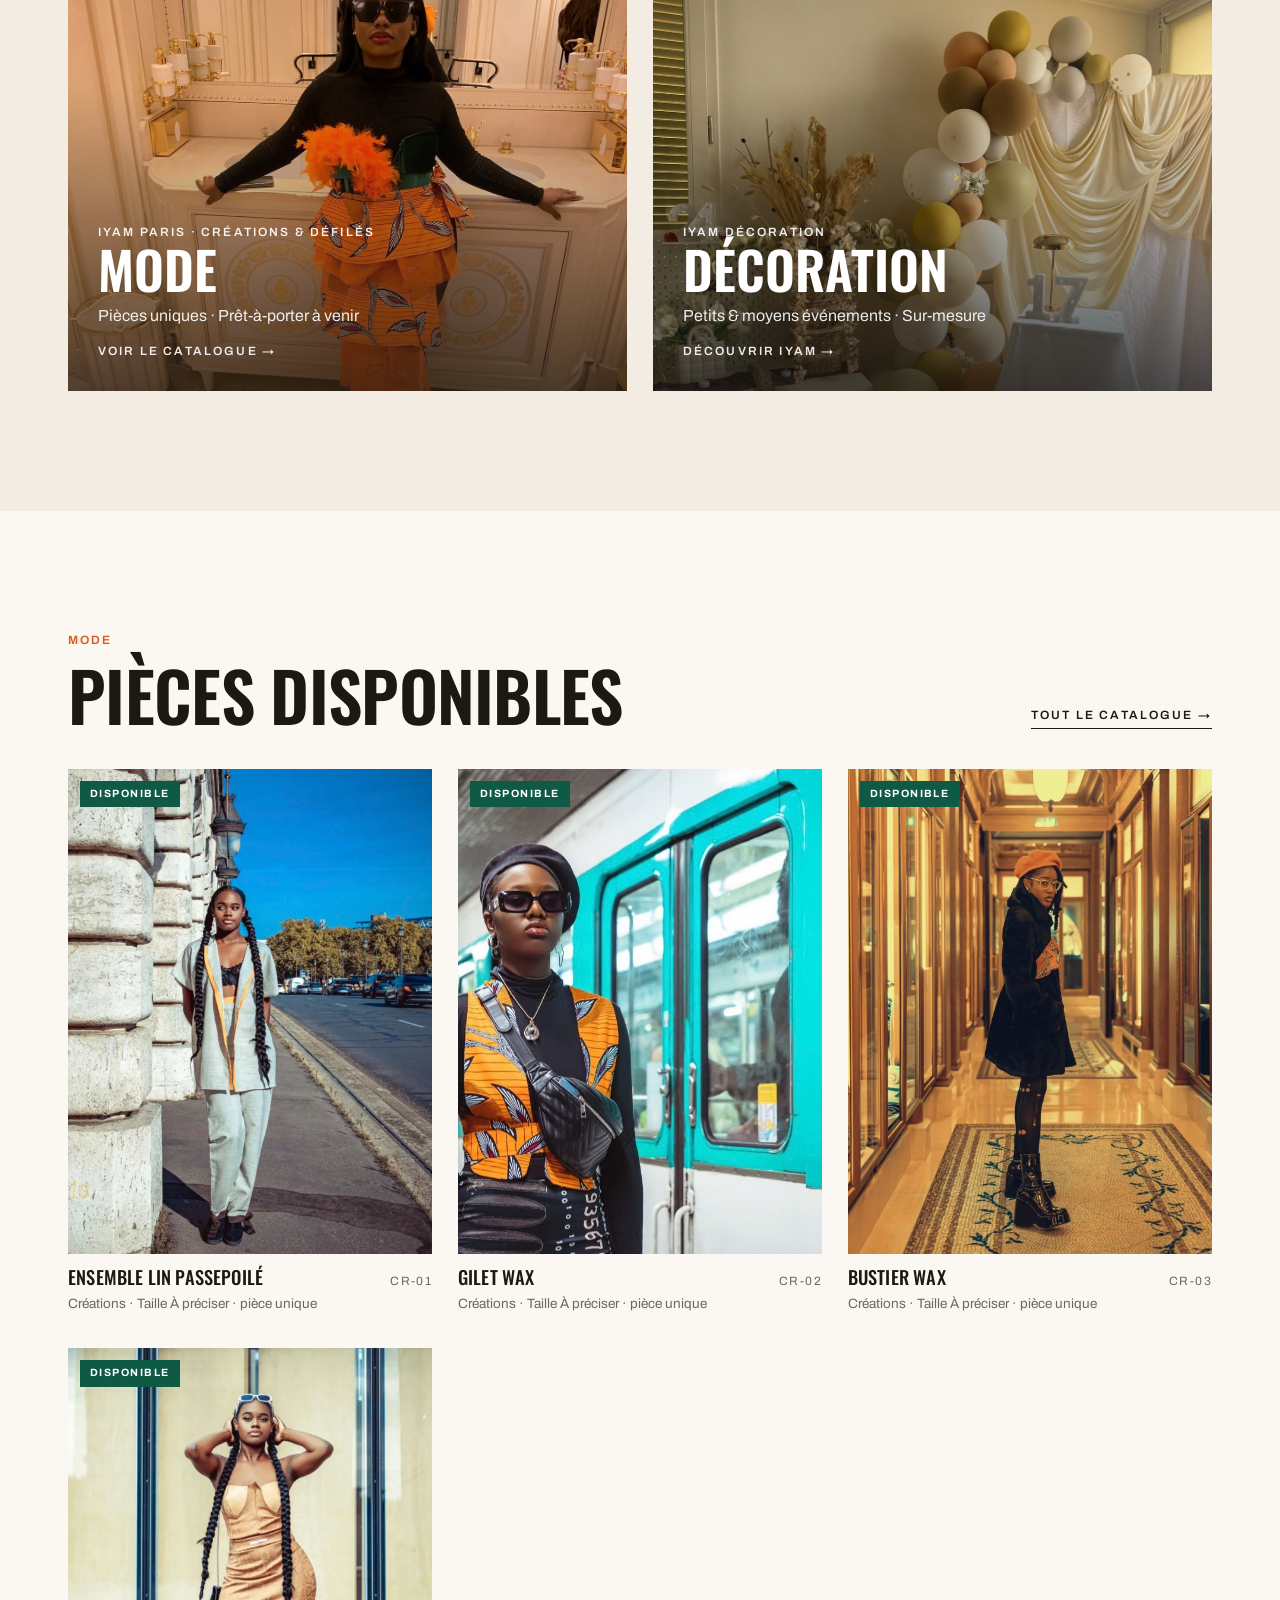
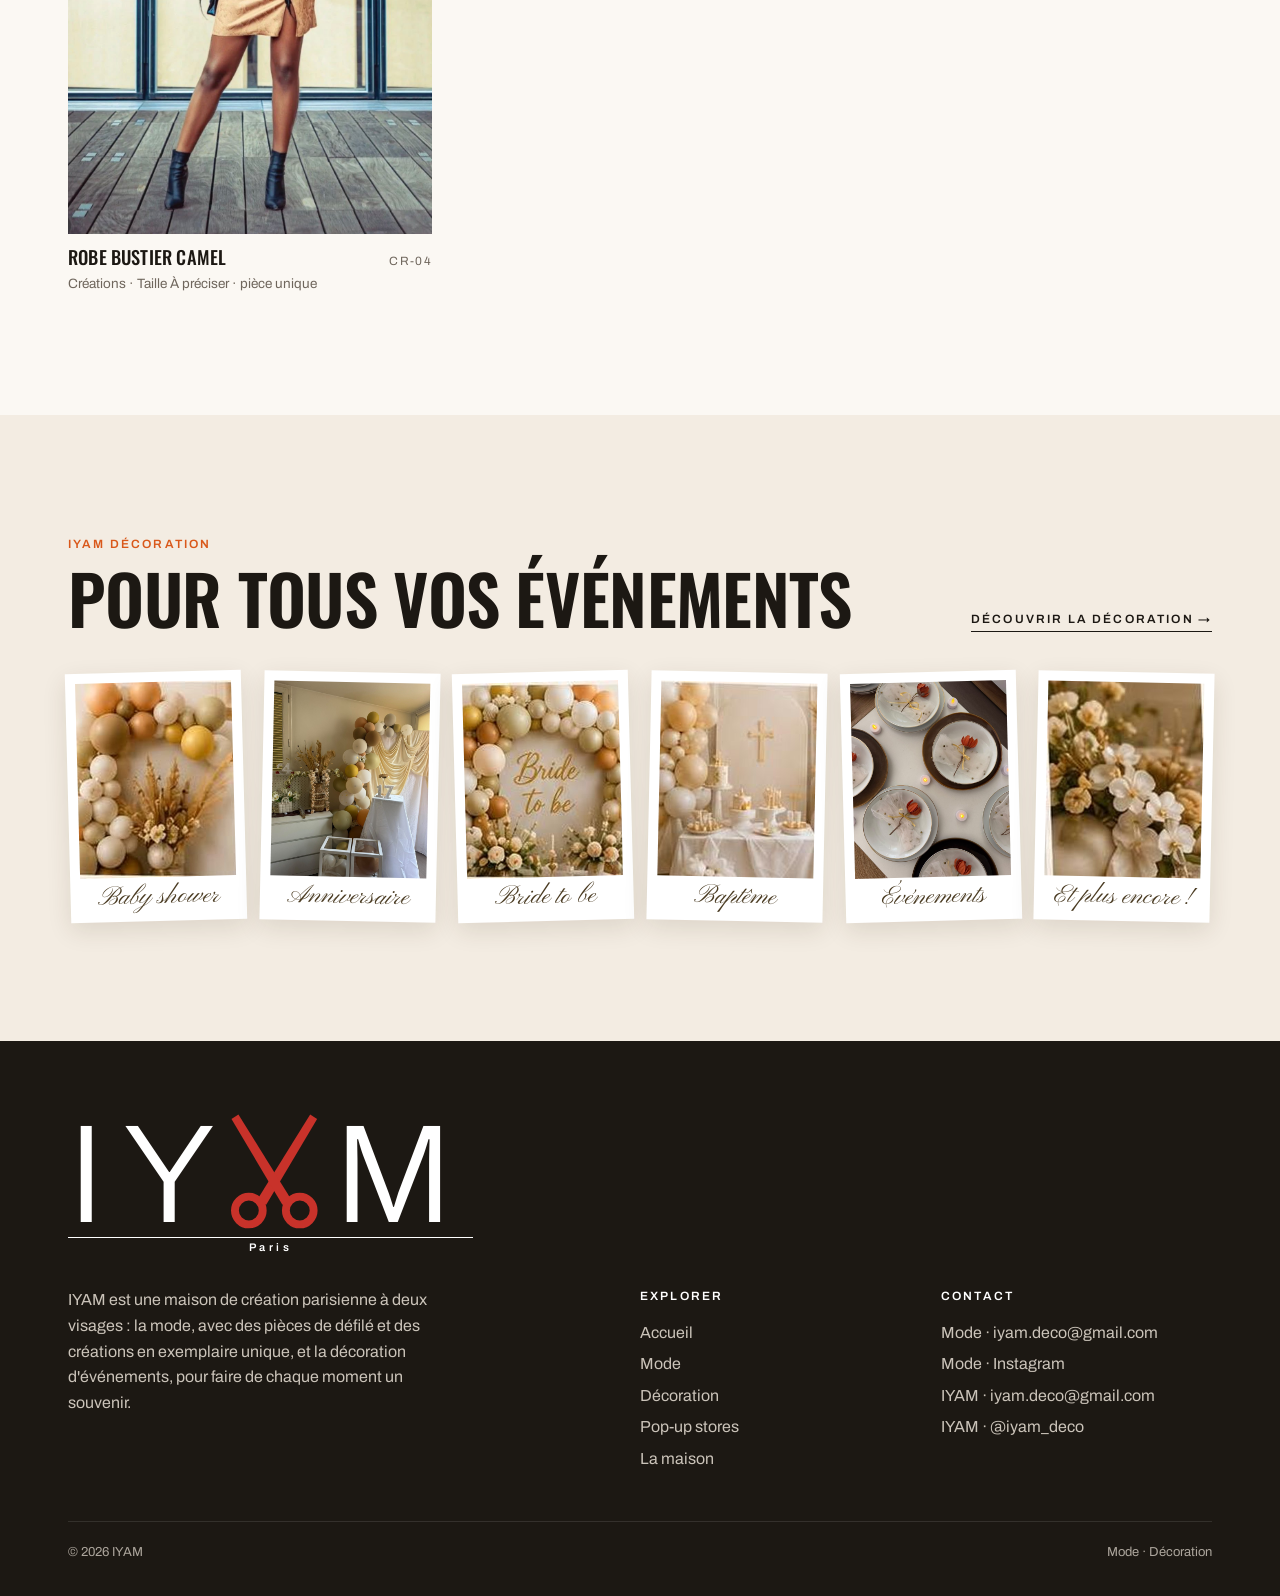
<file: mode/index.html>
<!DOCTYPE html>
<html lang="fr">
<head>
  <meta charset="UTF-8">
  <meta name="viewport" content="width=device-width, initial-scale=1.0">
  <title>{marque} — Mode & décoration à Paris</title>
  <meta name="description" content="Une maison de création : pièces de défilé et prototypes en exemplaire unique, et décoration d'événements avec IYAM Décoration.">
  <link rel="preconnect" href="https://fonts.googleapis.com">
  <link rel="preconnect" href="https://fonts.gstatic.com" crossorigin>
  <link href="https://fonts.googleapis.com/css2?family=Archivo:wdth,wght@62..125,300..700&family=Cormorant+Garamond:wght@400;500;600&family=Oswald:wght@400;500;600&family=Pinyon+Script&display=swap" rel="stylesheet">
  <link rel="stylesheet" href="assets/style.css">
</head>
<body data-page="accueil">
  <main>
    <section class="heros" id="heros" aria-label="Nos univers"></section>

    <section class="bloc">
      <div class="wrap deux-col">
        <div>
          <p class="caps sur-titre">La maison</p>
          <p class="manifeste" style="margin-top:14px">Deux métiers, <em>une même main</em>.</p>
        </div>
        <div>
          <p class="intro" id="presentation"></p>
          <p style="margin-top:26px"><a class="lien-fleche caps" href="maison.html">Découvrir la maison</a></p>
        </div>
      </div>
    </section>

    <section class="bloc fond-creme">
      <div class="wrap">
        <div class="entete-section">
          <div><p class="caps sur-titre">Les univers</p><h2 class="titre">Explorer</h2></div>
        </div>
        <div class="familles" id="univers"></div>
      </div>
    </section>

    <section class="bloc">
      <div class="wrap">
        <div class="entete-section">
          <div><p class="caps sur-titre">Mode</p><h2 class="titre">Pièces disponibles</h2></div>
          <a class="lien-fleche caps" href="catalogue.html">Tout le catalogue</a>
        </div>
        <div class="grille" id="selection"></div>
      </div>
    </section>

    <section class="bloc fond-creme">
      <div class="wrap">
        <div class="entete-section">
          <div><p class="caps sur-titre">IYAM Décoration</p><h2 class="titre">Pour tous vos événements</h2></div>
          <a class="lien-fleche caps" href="decoration.html">Découvrir la décoration</a>
        </div>
        <div class="polaroids" id="occasionsAccueil"></div>
      </div>
    </section>

    <section class="bloc fond-velours" id="bandeauPopup" hidden>
      <div class="wrap">
        <p class="caps sur-titre">Prochain pop-up store</p>
        <div class="contenu" style="margin-top:20px"></div>
        <p style="margin-top:24px"><a class="lien-fleche caps" href="pop-up.html">Toutes les dates</a></p>
      </div>
    </section>
  </main>
  <script src="data/site.js"></script>
  <script src="data/catalogue.js"></script>
  <script src="data/decoration.js"></script>
  <script src="assets/app.js"></script>
</body>
</html>
</file>
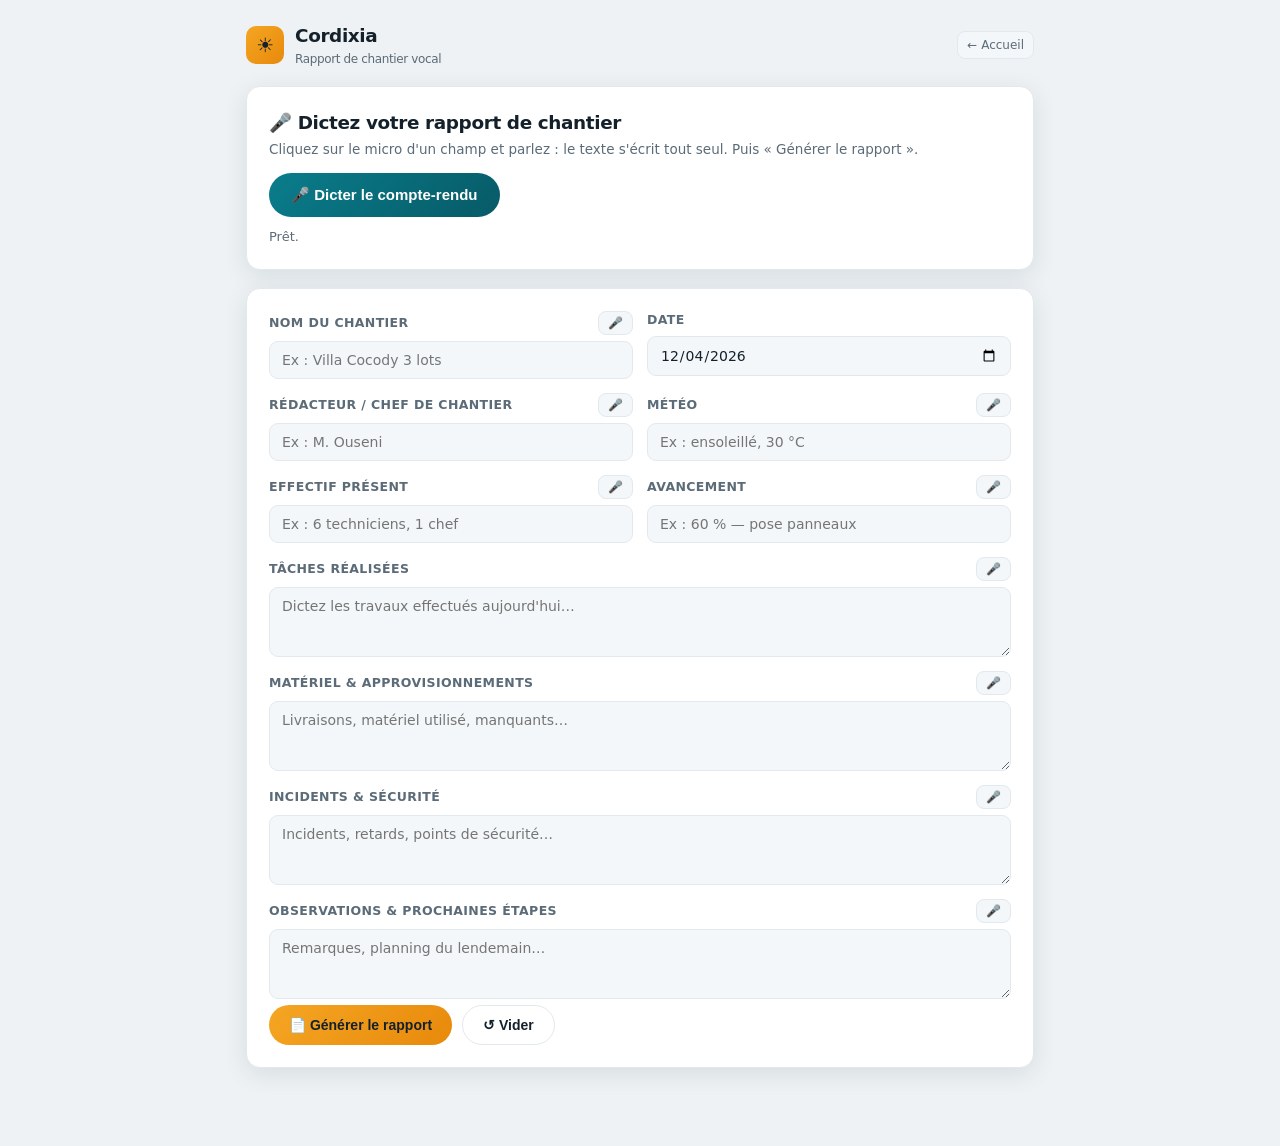
<file: chantier.html>
<!DOCTYPE html>
<html lang="fr">
<head>
  <meta charset="UTF-8">
  <meta name="viewport" content="width=device-width, initial-scale=1.0">
  <title>Cordixia — Rapport de chantier vocal</title>
  <meta name="description" content="Générez un rapport de chantier à la voix : dictez au micro, l'application structure et met en forme le rapport, prêt à imprimer en PDF.">
  <style>
    :root{
      --sun:#f5a623;--sun-deep:#e8890b;--sky:#0a7d8c;--sky-deep:#075a66;
      --ink:#14212b;--muted:#5b6b78;--bg:#eef2f4;--paper:#fff;--soft:#f4f7f9;--line:#e2e9ee;
      --rec:#d64545;--rec-deep:#b02a2a;--ok:#12a150;--radius:14px;--shadow:0 6px 24px rgba(10,40,60,.10);
    }
    @media (prefers-color-scheme:dark){:root{
      --ink:#eef4f7;--muted:#a3b3bf;--bg:#0b1116;--paper:#111a20;--soft:#16222a;--line:#24333c;
      --rec:#e56a6a;--rec-deep:#f08a8a;--ok:#22c26b;
    }}
    *{box-sizing:border-box;margin:0;padding:0}
    body{font-family:system-ui,-apple-system,"Segoe UI",Roboto,sans-serif;color:var(--ink);background:var(--bg);line-height:1.5;-webkit-font-smoothing:antialiased}
    .wrap{max-width:820px;margin:0 auto;padding:22px 16px 60px}

    header{display:flex;align-items:center;justify-content:space-between;gap:12px;flex-wrap:wrap;margin-bottom:18px}
    .brand{display:flex;align-items:center;gap:11px;font-weight:800;font-size:1.15rem;letter-spacing:-.02em}
    .brand .mark{width:38px;height:38px;border-radius:10px;background:linear-gradient(135deg,var(--sun),var(--sun-deep));display:grid;place-items:center;font-size:20px}
    .brand small{display:block;font-weight:500;font-size:12px;color:var(--muted)}

    .card{background:var(--paper);border:1px solid var(--line);border-radius:var(--radius);box-shadow:var(--shadow);padding:22px;margin-bottom:18px}
    .banner{display:flex;align-items:center;gap:14px;flex-wrap:wrap;justify-content:space-between}
    .banner .txt h1{font-size:1.15rem;letter-spacing:-.02em}
    .banner .txt p{color:var(--muted);font-size:13.5px;margin-top:3px}
    .mic-big{border:none;cursor:pointer;background:linear-gradient(135deg,var(--sky),var(--sky-deep));color:#fff;font-weight:700;font-size:15px;padding:13px 22px;border-radius:999px;display:inline-flex;align-items:center;gap:9px}
    .mic-big.on{background:linear-gradient(135deg,var(--rec-deep),var(--rec));animation:pulse 1.2s infinite}
    @keyframes pulse{0%,100%{box-shadow:0 0 0 0 rgba(214,69,69,.5)}50%{box-shadow:0 0 0 10px rgba(214,69,69,0)}}
    .status{font-size:13px;color:var(--muted);margin-top:10px;min-height:18px}
    .status b{color:var(--ok)}
    .warn{background:color-mix(in srgb,var(--sun) 16%,var(--paper));border:1px solid color-mix(in srgb,var(--sun) 45%,transparent);border-radius:10px;padding:11px 14px;font-size:13px;color:var(--ink);margin-top:12px;display:none}

    .fields{display:grid;grid-template-columns:1fr 1fr;gap:14px}
    @media(max-width:640px){.fields{grid-template-columns:1fr}}
    .fld{display:flex;flex-direction:column;gap:6px}
    .fld.full{grid-column:1/-1}
    .fld .lab{display:flex;align-items:center;justify-content:space-between;gap:8px}
    .fld label{font-size:12.5px;font-weight:700;color:var(--muted);text-transform:uppercase;letter-spacing:.03em}
    .mic{border:1.5px solid var(--line);background:var(--soft);color:var(--muted);cursor:pointer;border-radius:8px;padding:4px 9px;font-size:12px;display:inline-flex;align-items:center;gap:5px}
    .mic.on{background:var(--rec);border-color:var(--rec);color:#fff}
    input,textarea{width:100%;padding:10px 12px;border:1.5px solid var(--line);border-radius:9px;background:var(--soft);color:var(--ink);font-size:14px;font-family:inherit}
    input:focus,textarea:focus{outline:none;border-color:var(--sky)}
    textarea{resize:vertical;min-height:70px}
    .fld.active input,.fld.active textarea{border-color:var(--rec);box-shadow:0 0 0 3px color-mix(in srgb,var(--rec) 20%,transparent)}

    .actions{display:flex;gap:10px;flex-wrap:wrap;margin-top:6px}
    .btn{border:none;cursor:pointer;background:linear-gradient(135deg,var(--sun),var(--sun-deep));color:#14212b;font-weight:700;font-size:14px;padding:11px 20px;border-radius:999px}
    .btn.ghost{background:transparent;border:1.5px solid var(--line);color:var(--ink)}

    /* Rapport */
    #report{display:none}
    .rep-head{display:flex;justify-content:space-between;flex-wrap:wrap;gap:12px;border-bottom:2px solid var(--line);padding-bottom:14px;margin-bottom:16px}
    .rep-meta{text-align:right;font-size:12.5px;color:var(--muted)}
    .rep-meta b{color:var(--ink)}
    .rep-title{font-size:1.35rem;letter-spacing:-.02em;margin:2px 0 14px}
    .rep-sec{margin-bottom:14px}
    .rep-sec h3{font-size:.78rem;text-transform:uppercase;letter-spacing:.05em;color:var(--sky-deep);font-weight:800;margin-bottom:5px}
    .rep-sec p{font-size:14px;white-space:pre-wrap}
    .rep-grid{display:grid;grid-template-columns:repeat(3,1fr);gap:12px;margin-bottom:6px}
    @media(max-width:640px){.rep-grid{grid-template-columns:1fr 1fr}}
    .rep-grid .b{background:var(--soft);border:1px solid var(--line);border-radius:10px;padding:11px}
    .rep-grid .b .l{font-size:11px;color:var(--muted);text-transform:uppercase;letter-spacing:.03em}
    .rep-grid .b .v{font-weight:700;margin-top:2px;font-size:14.5px}
    .muted-empty{color:var(--muted);font-style:italic}
    .rep-foot{margin-top:18px;border-top:1px solid var(--line);padding-top:12px;font-size:12px;color:var(--muted)}

    @media print{
      body{background:#fff}
      .noprint{display:none!important}
      .wrap{max-width:none;padding:0}
      .card{border:none;box-shadow:none;padding:0;margin:0}
      #report{display:block!important}
      .rep-grid .b{background:#f4f7f9}
    }
  </style>
</head>
<body>
  <div class="wrap">
    <header class="noprint">
      <div class="brand"><span class="mark">☀️</span><span>Cordixia<small>Rapport de chantier vocal</small></span></div>
      <a href="index.html" class="mic" style="text-decoration:none">← Accueil</a>
    </header>

    <!-- Dictée -->
    <div class="card noprint">
      <div class="banner">
        <div class="txt">
          <h1>🎤 Dictez votre rapport de chantier</h1>
          <p>Cliquez sur le micro d'un champ et parlez : le texte s'écrit tout seul. Puis « Générer le rapport ».</p>
        </div>
        <button class="mic-big" id="micMain">🎤 Dicter le compte-rendu</button>
      </div>
      <div class="status" id="status">Prêt.</div>
      <div class="warn" id="warn">⚠️ La dictée vocale n'est pas disponible dans ce navigateur. Utilisez <b>Chrome</b> ou <b>Edge</b> sur ordinateur/Android — ou saisissez le texte à la main, tout fonctionne aussi.</div>
    </div>

    <!-- Formulaire -->
    <div class="card noprint">
      <div class="fields">
        <div class="fld" data-field><div class="lab"><label>Nom du chantier</label><button class="mic" data-mic>🎤</button></div><input id="fChantier" placeholder="Ex : Villa Cocody 3 lots"></div>
        <div class="fld"><div class="lab"><label>Date</label></div><input id="fDate" type="date"></div>
        <div class="fld" data-field><div class="lab"><label>Rédacteur / chef de chantier</label><button class="mic" data-mic>🎤</button></div><input id="fChef" placeholder="Ex : M. Ouseni"></div>
        <div class="fld" data-field><div class="lab"><label>Météo</label><button class="mic" data-mic>🎤</button></div><input id="fMeteo" placeholder="Ex : ensoleillé, 30 °C"></div>
        <div class="fld" data-field><div class="lab"><label>Effectif présent</label><button class="mic" data-mic>🎤</button></div><input id="fEffectif" placeholder="Ex : 6 techniciens, 1 chef"></div>
        <div class="fld" data-field><div class="lab"><label>Avancement</label><button class="mic" data-mic>🎤</button></div><input id="fAvancement" placeholder="Ex : 60 % — pose panneaux"></div>
        <div class="fld full" data-field><div class="lab"><label>Tâches réalisées</label><button class="mic" data-mic>🎤</button></div><textarea id="fTaches" placeholder="Dictez les travaux effectués aujourd'hui…"></textarea></div>
        <div class="fld full" data-field><div class="lab"><label>Matériel & approvisionnements</label><button class="mic" data-mic>🎤</button></div><textarea id="fMateriel" placeholder="Livraisons, matériel utilisé, manquants…"></textarea></div>
        <div class="fld full" data-field><div class="lab"><label>Incidents & sécurité</label><button class="mic" data-mic>🎤</button></div><textarea id="fIncidents" placeholder="Incidents, retards, points de sécurité…"></textarea></div>
        <div class="fld full" data-field><div class="lab"><label>Observations & prochaines étapes</label><button class="mic" data-mic>🎤</button></div><textarea id="fObs" placeholder="Remarques, planning du lendemain…"></textarea></div>
      </div>
      <div class="actions">
        <button class="btn" id="btnGen">📄 Générer le rapport</button>
        <button class="btn ghost" id="btnClear">↺ Vider</button>
      </div>
    </div>

    <!-- Rapport généré -->
    <div class="card" id="report">
      <div class="rep-head">
        <div class="brand"><span class="mark">☀️</span><span>Cordixia<small>Rapport de chantier</small></span></div>
        <div class="rep-meta">
          <div>Rapport N° <b id="rNum">—</b></div>
          <div>Édité le <b id="rEdit">—</b></div>
        </div>
      </div>
      <h2 class="rep-title" id="rTitle">Rapport de chantier</h2>
      <div class="rep-grid">
        <div class="b"><div class="l">Date</div><div class="v" id="rDate">—</div></div>
        <div class="b"><div class="l">Rédacteur</div><div class="v" id="rChef">—</div></div>
        <div class="b"><div class="l">Météo</div><div class="v" id="rMeteo">—</div></div>
        <div class="b"><div class="l">Effectif</div><div class="v" id="rEffectif">—</div></div>
        <div class="b"><div class="l">Avancement</div><div class="v" id="rAvancement">—</div></div>
      </div>
      <div class="rep-sec"><h3>Tâches réalisées</h3><p id="rTaches"></p></div>
      <div class="rep-sec"><h3>Matériel & approvisionnements</h3><p id="rMateriel"></p></div>
      <div class="rep-sec"><h3>Incidents & sécurité</h3><p id="rIncidents"></p></div>
      <div class="rep-sec"><h3>Observations & prochaines étapes</h3><p id="rObs"></p></div>
      <div class="rep-foot">Cordixia · cordixia.com · Rapport généré à la voix.</div>
      <div class="actions noprint" style="margin-top:16px">
        <button class="btn" onclick="window.print()">🖨️ Imprimer / PDF</button>
        <button class="btn ghost" id="btnCopy">📋 Copier le texte</button>
        <button class="btn ghost" id="btnTxt">⬇️ Télécharger .txt</button>
      </div>
    </div>
  </div>

  <script>
    const $ = id => document.getElementById(id);
    // Date du jour
    $('fDate').value = new Date().toISOString().slice(0,10);

    // ---- Reconnaissance vocale ----
    const SR = window.SpeechRecognition || window.webkitSpeechRecognition;
    let reco = null, activeInput = null, baseText = '', listening = false;
    if (!SR) $('warn').style.display = 'block';

    function setStatus(t, ok){ $('status').innerHTML = ok ? '<b>'+t+'</b>' : t; }

    function startReco(inputEl, btnEl, wrapEl){
      if (!SR){ inputEl.focus(); return; }
      stopReco(); // stoppe une éventuelle session
      reco = new SR();
      reco.lang = 'fr-FR'; reco.continuous = true; reco.interimResults = true;
      activeInput = inputEl; baseText = inputEl.value ? inputEl.value.trim() + ' ' : '';
      listening = true;
      wrapEl && wrapEl.classList.add('active');
      btnEl && btnEl.classList.add('on');
      $('micMain').classList.toggle('on', btnEl === $('micMain'));
      setStatus('🔴 Écoute en cours… parlez.');
      reco.onresult = e => {
        let fin = '', interim = '';
        for (let i = e.resultIndex; i < e.results.length; i++){
          const tr = e.results[i][0].transcript;
          if (e.results[i].isFinal) fin += tr + ' '; else interim += tr;
        }
        if (fin) baseText += fin;
        activeInput.value = (baseText + interim).replace(/\s+/g,' ').trimStart();
      };
      reco.onerror = ev => { setStatus('Micro : ' + ev.error); };
      reco.onend = () => { if (listening){ try{ reco.start(); }catch(_){}} };
      try{ reco.start(); }catch(_){}
    }
    function stopReco(){
      listening = false;
      if (reco){ try{ reco.stop(); }catch(_){} reco = null; }
      document.querySelectorAll('.mic.on').forEach(b=>b.classList.remove('on'));
      document.querySelectorAll('.fld.active').forEach(f=>f.classList.remove('active'));
      $('micMain').classList.remove('on');
    }

    // Micro par champ
    document.querySelectorAll('[data-field]').forEach(wrap=>{
      const btn = wrap.querySelector('[data-mic]');
      const input = wrap.querySelector('input,textarea');
      if (!btn) return;
      btn.addEventListener('click', ()=>{
        if (listening && activeInput === input){ stopReco(); setStatus('Pause.'); }
        else startReco(input, btn, wrap);
      });
    });
    // Micro principal → dicte dans "Tâches réalisées"
    $('micMain').addEventListener('click', ()=>{
      const wrap = $('fTaches').closest('[data-field]');
      if (listening && activeInput === $('fTaches')){ stopReco(); setStatus('Pause.'); }
      else startReco($('fTaches'), $('micMain'), wrap);
    });

    // ---- Génération du rapport ----
    const val = id => $(id).value.trim();
    const orEmpty = t => t ? t : '—';
    function frDate(iso){ if(!iso) return '—'; const d=new Date(iso+'T00:00'); return d.toLocaleDateString('fr-FR',{weekday:'long',day:'numeric',month:'long',year:'numeric'}); }

    function generer(){
      stopReco();
      const d = new Date();
      $('rNum').textContent = 'CH-'+d.getFullYear()+String(d.getMonth()+1).padStart(2,'0')+String(d.getDate()).padStart(2,'0')+'-'+String(Math.floor(Math.random()*900+100));
      $('rEdit').textContent = d.toLocaleDateString('fr-FR')+' '+d.toLocaleTimeString('fr-FR',{hour:'2-digit',minute:'2-digit'});
      $('rTitle').textContent = 'Rapport de chantier' + (val('fChantier') ? ' — '+val('fChantier') : '');
      $('rDate').textContent = frDate(val('fDate'));
      $('rChef').textContent = orEmpty(val('fChef'));
      $('rMeteo').textContent = orEmpty(val('fMeteo'));
      $('rEffectif').textContent = orEmpty(val('fEffectif'));
      $('rAvancement').textContent = orEmpty(val('fAvancement'));
      const setP = (id, v) => { const el=$(id); if(v){el.textContent=v;el.classList.remove('muted-empty');} else {el.textContent='Non renseigné.';el.classList.add('muted-empty');} };
      setP('rTaches', val('fTaches')); setP('rMateriel', val('fMateriel'));
      setP('rIncidents', val('fIncidents')); setP('rObs', val('fObs'));
      $('report').style.display='block';
      $('report').scrollIntoView({behavior:'smooth'});
    }
    $('btnGen').addEventListener('click', generer);
    $('btnClear').addEventListener('click', ()=>{ stopReco(); document.querySelectorAll('input,textarea').forEach(e=>{if(e.id!=='fDate')e.value='';}); $('report').style.display='none'; setStatus('Prêt.'); });

    // Texte brut du rapport
    function rapportTexte(){
      const L=[];
      L.push('RAPPORT DE CHANTIER'+(val('fChantier')?' — '+val('fChantier'):''));
      L.push('Date : '+frDate(val('fDate')));
      L.push('Rédacteur : '+orEmpty(val('fChef'))+'  |  Météo : '+orEmpty(val('fMeteo')));
      L.push('Effectif : '+orEmpty(val('fEffectif'))+'  |  Avancement : '+orEmpty(val('fAvancement')));
      L.push(''); L.push('TÂCHES RÉALISÉES'); L.push(orEmpty(val('fTaches')));
      L.push(''); L.push('MATÉRIEL & APPROVISIONNEMENTS'); L.push(orEmpty(val('fMateriel')));
      L.push(''); L.push('INCIDENTS & SÉCURITÉ'); L.push(orEmpty(val('fIncidents')));
      L.push(''); L.push('OBSERVATIONS & PROCHAINES ÉTAPES'); L.push(orEmpty(val('fObs')));
      L.push(''); L.push('— Cordixia · cordixia.com');
      return L.join('\n');
    }
    $('btnCopy').addEventListener('click', async ()=>{ try{ await navigator.clipboard.writeText(rapportTexte()); $('btnCopy').textContent='✅ Copié'; setTimeout(()=>$('btnCopy').textContent='📋 Copier le texte',1500);}catch(_){ alert('Copie indisponible.'); } });
    $('btnTxt').addEventListener('click', ()=>{ const blob=new Blob([rapportTexte()],{type:'text/plain;charset=utf-8'}); const a=document.createElement('a'); a.href=URL.createObjectURL(blob); a.download='rapport-chantier.txt'; a.click(); URL.revokeObjectURL(a.href); });
  </script>
</body>
</html>
</file>
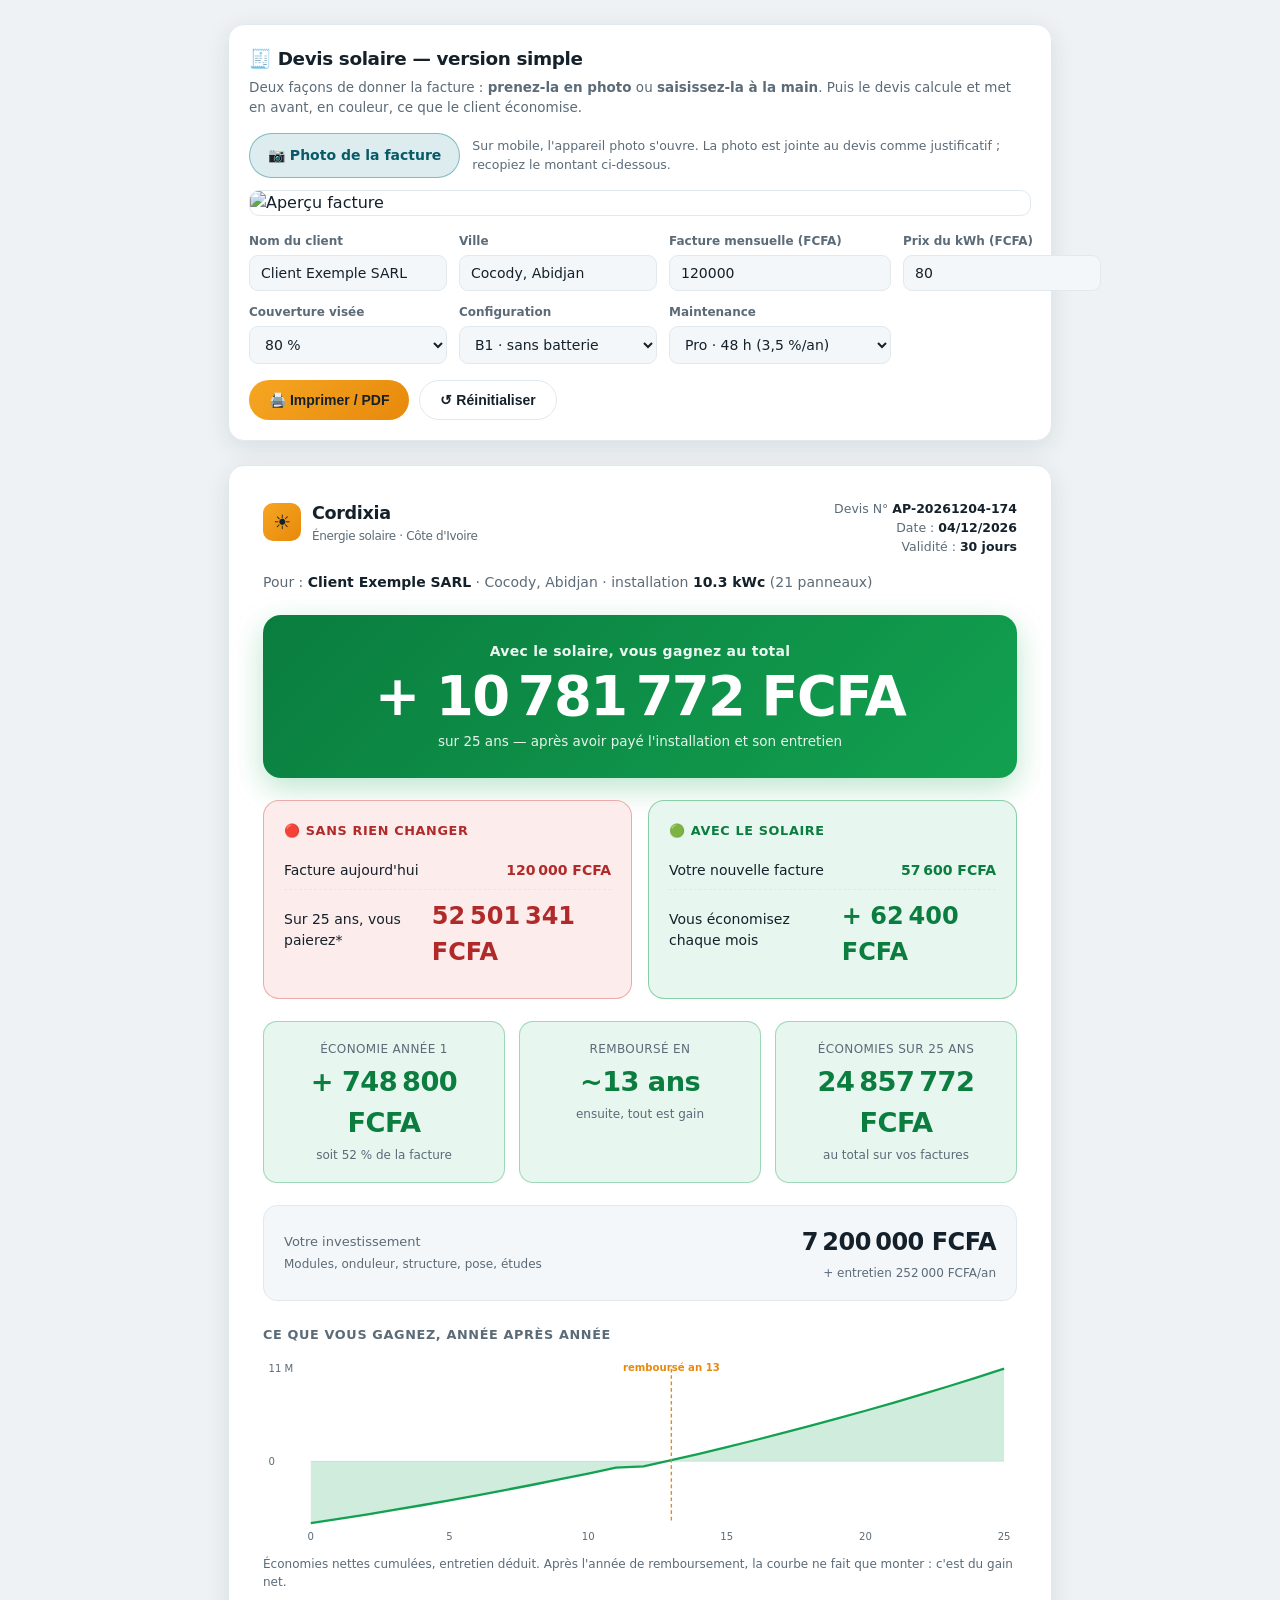
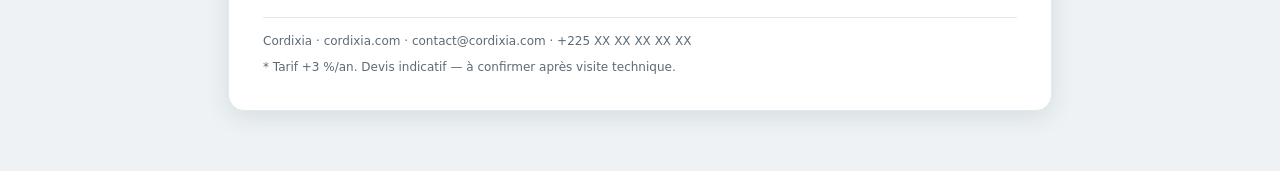
<file: devis.html>
<!DOCTYPE html>
<html lang="fr">
<head>
  <meta charset="UTF-8">
  <meta name="viewport" content="width=device-width, initial-scale=1.0">
  <title>Devis solaire — Cordixia</title>
  <meta name="description" content="Devis solaire simple et visuel : ce que vous payez aujourd'hui, ce que vous économisez, et votre gain net sur 25 ans.">
  <style>
    :root{
      --sun:#f5a623;--sun-deep:#e8890b;--sky:#0a7d8c;--sky-deep:#075a66;
      --ink:#14212b;--muted:#5b6b78;--bg:#eef2f4;--paper:#fff;--soft:#f4f7f9;--line:#e2e9ee;
      --gain:#12a150;--gain-deep:#0a7d3f;--gain-soft:#e7f6ee;
      --spend:#d64545;--spend-deep:#b02a2a;--spend-soft:#fdecec;
      --radius:16px;--shadow:0 6px 24px rgba(10,40,60,.10);
    }
    @media (prefers-color-scheme:dark){:root{
      --ink:#eef4f7;--muted:#a3b3bf;--bg:#0b1116;--paper:#111a20;--soft:#16222a;--line:#24333c;
      --gain:#22c26b;--gain-deep:#3ad07f;--gain-soft:#12241a;
      --spend:#e56a6a;--spend-deep:#f08a8a;--spend-soft:#2a1516;
    }}
    *{box-sizing:border-box;margin:0;padding:0}
    body{font-family:system-ui,-apple-system,"Segoe UI",Roboto,sans-serif;color:var(--ink);background:var(--bg);line-height:1.5;-webkit-font-smoothing:antialiased}
    .wrap{max-width:860px;margin:0 auto;padding:24px 18px 60px}

    /* Barre d'outils (masquée à l'impression) */
    .toolbar{background:var(--paper);border:1px solid var(--line);border-radius:var(--radius);padding:20px;box-shadow:var(--shadow);margin-bottom:24px}
    .toolbar h1{font-size:1.15rem;letter-spacing:-.02em}
    .toolbar p{color:var(--muted);font-size:13.5px;margin-top:4px}
    .grid{display:grid;grid-template-columns:repeat(4,1fr);gap:12px;margin-top:16px}
    @media(max-width:720px){.grid{grid-template-columns:1fr 1fr}}
    .fld{display:flex;flex-direction:column;gap:5px}
    .fld label{font-size:12px;font-weight:600;color:var(--muted)}
    .fld input,.fld select{padding:9px 11px;border:1.5px solid var(--line);border-radius:9px;background:var(--soft);color:var(--ink);font-size:14px;font-family:inherit}
    .fld input:focus,.fld select:focus{outline:none;border-color:var(--sun)}
    .billbox{margin-top:16px;display:flex;align-items:center;gap:12px;flex-wrap:wrap}
    .billbtn{cursor:pointer;background:color-mix(in srgb,var(--sky) 14%,var(--paper));border:1.5px solid color-mix(in srgb,var(--sky) 45%,transparent);color:var(--sky-deep);font-weight:700;font-size:14px;padding:11px 18px;border-radius:999px}
    .billhint{font-size:12.5px;color:var(--muted);flex:1;min-width:180px}
    .billclear{cursor:pointer;background:transparent;border:1.5px solid var(--line);color:var(--muted);border-radius:999px;padding:8px 14px;font-size:13px}
    .photoprev{margin-top:12px;max-height:150px;border-radius:10px;border:1px solid var(--line);display:block}
    .actions{margin-top:16px;display:flex;gap:10px;flex-wrap:wrap}
    .btn{border:none;cursor:pointer;background:linear-gradient(135deg,var(--sun),var(--sun-deep));color:#14212b;font-weight:700;font-size:14px;padding:11px 20px;border-radius:999px}
    .btn.ghost{background:transparent;border:1.5px solid var(--line);color:var(--ink)}

    /* Papier */
    .paper{background:var(--paper);border:1px solid var(--line);border-radius:var(--radius);box-shadow:var(--shadow);padding:34px;overflow:hidden}
    .doc-head{display:flex;justify-content:space-between;flex-wrap:wrap;gap:14px;align-items:flex-start}
    .brand{display:flex;align-items:center;gap:11px;font-weight:800;font-size:1.1rem;letter-spacing:-.02em}
    .brand .mark{width:38px;height:38px;border-radius:10px;background:linear-gradient(135deg,var(--sun),var(--sun-deep));display:grid;place-items:center;font-size:20px}
    .brand small{display:block;font-weight:500;font-size:12px;color:var(--muted)}
    .doc-meta{text-align:right;font-size:12.5px;color:var(--muted)}
    .doc-meta b{color:var(--ink)}
    .to{margin-top:16px;color:var(--muted);font-size:14px}
    .to b{color:var(--ink)}

    /* Bandeau gain (le point fort) */
    .hero{margin-top:22px;border-radius:18px;padding:26px 28px;text-align:center;
      background:linear-gradient(135deg,var(--gain-deep),var(--gain));color:#fff;
      box-shadow:0 10px 30px rgba(18,161,80,.28)}
    .hero .lbl{font-size:14px;font-weight:600;opacity:.92;letter-spacing:.02em}
    .hero .big{font-size:clamp(2.2rem,7vw,3.4rem);font-weight:900;letter-spacing:-.03em;line-height:1.05;margin:6px 0}
    .hero .sub{font-size:13.5px;opacity:.9}

    /* Comparaison rouge / vert */
    .vs{display:grid;grid-template-columns:1fr 1fr;gap:16px;margin-top:22px}
    @media(max-width:600px){.vs{grid-template-columns:1fr}}
    .col{border-radius:16px;padding:20px;border:1.5px solid}
    .col.now{background:var(--spend-soft);border-color:color-mix(in srgb,var(--spend) 40%,transparent)}
    .col.solar{background:var(--gain-soft);border-color:color-mix(in srgb,var(--gain) 45%,transparent)}
    .col h3{font-size:.8rem;text-transform:uppercase;letter-spacing:.05em;font-weight:800;margin-bottom:12px;display:flex;align-items:center;gap:7px}
    .col.now h3{color:var(--spend-deep)} .col.solar h3{color:var(--gain-deep)}
    .row{display:flex;justify-content:space-between;align-items:baseline;padding:8px 0;border-bottom:1px dashed var(--line);font-size:14px}
    .row:last-child{border-bottom:none}
    .row .v{font-weight:800;font-variant-numeric:tabular-nums}
    .row .v.mega{font-size:1.5rem}
    .row .v.now{color:var(--spend-deep)} .row .v.solar{color:var(--gain-deep)}

    /* 3 tuiles court/moyen/long */
    .tiles{display:grid;grid-template-columns:repeat(3,1fr);gap:14px;margin-top:22px}
    @media(max-width:600px){.tiles{grid-template-columns:1fr}}
    .tile{background:var(--gain-soft);border:1.5px solid color-mix(in srgb,var(--gain) 35%,transparent);border-radius:14px;padding:18px;text-align:center}
    .tile .t-l{font-size:12px;color:var(--muted);text-transform:uppercase;letter-spacing:.03em}
    .tile .t-n{font-size:1.7rem;font-weight:900;letter-spacing:-.02em;color:var(--gain-deep);margin-top:4px}
    .tile .t-s{font-size:12px;color:var(--muted);margin-top:2px}

    /* Investissement */
    .invest{margin-top:22px;background:var(--soft);border:1px solid var(--line);border-radius:14px;padding:18px 20px;display:flex;justify-content:space-between;align-items:center;flex-wrap:wrap;gap:10px}
    .invest .k{font-size:13px;color:var(--muted)}
    .invest .p{font-size:1.5rem;font-weight:900;letter-spacing:-.02em}
    .invest .comp{font-size:12px;color:var(--muted);margin-top:4px}

    /* Chart */
    .chart-card{margin-top:24px}
    .chart-card .ttl{font-size:.8rem;text-transform:uppercase;letter-spacing:.05em;color:var(--muted);font-weight:700;margin-bottom:10px}
    .chart-card svg{width:100%;height:auto;display:block}
    .area{fill:color-mix(in srgb,var(--gain) 20%,transparent)}
    .aline{fill:none;stroke:var(--gain);stroke-width:2.5}
    .zero{stroke:var(--line);stroke-width:1}
    .pay{stroke:var(--sun-deep);stroke-width:1.5;stroke-dasharray:4 3}
    .clbl{fill:var(--muted);font:500 11px system-ui,sans-serif}
    .paylbl{fill:var(--sun-deep);font:700 11px system-ui,sans-serif}
    .note{font-size:12px;color:var(--muted);margin-top:8px;line-height:1.5}
    .foot{margin-top:26px;border-top:1px solid var(--line);padding-top:14px;font-size:12px;color:var(--muted);display:flex;justify-content:space-between;flex-wrap:wrap;gap:8px}

    @media print{
      body{background:#fff}
      .toolbar{display:none}
      .wrap{max-width:none;padding:0}
      .paper{border:none;box-shadow:none;border-radius:0;padding:0}
      .hero{-webkit-print-color-adjust:exact;print-color-adjust:exact}
      .col.now{background:#fdecec}.col.solar,.tile{background:#e7f6ee}
    }
  </style>
</head>
<body>
  <div class="wrap">
    <!-- BARRE D'OUTILS -->
    <div class="toolbar">
      <h1>🧾 Devis solaire — version simple</h1>
      <p>Deux façons de donner la facture : <b>prenez-la en photo</b> ou <b>saisissez-la à la main</b>. Puis le devis calcule et met en avant, en couleur, ce que le client économise.</p>

      <div class="billbox">
        <label class="billbtn" for="iPhoto">📷 Photo de la facture</label>
        <input id="iPhoto" type="file" accept="image/*" capture="environment" hidden>
        <span class="billhint" id="photoHint">Sur mobile, l'appareil photo s'ouvre. La photo est jointe au devis comme justificatif ; recopiez le montant ci-dessous.</span>
        <button class="billclear" id="photoClear" hidden>✕ retirer</button>
      </div>
      <img id="photoPrev" class="photoprev" alt="Aperçu facture" hidden>

      <div class="grid">
        <div class="fld"><label>Nom du client</label><input id="iNom" type="text" value="Client Exemple SARL"></div>
        <div class="fld"><label>Ville</label><input id="iVille" type="text" value="Cocody, Abidjan"></div>
        <div class="fld"><label>Facture mensuelle (FCFA)</label><input id="iFacture" type="number" value="120000" min="0" step="1000"></div>
        <div class="fld"><label>Prix du kWh (FCFA)</label><input id="iPrix" type="number" value="80" min="1" step="1"></div>
        <div class="fld"><label>Couverture visée</label>
          <select id="iCouv"><option value="0.6">60 %</option><option value="0.8" selected>80 %</option><option value="0.95">95 %</option></select>
        </div>
        <div class="fld"><label>Configuration</label>
          <select id="iConfig">
            <option value="B1" selected>B1 · sans batterie</option>
            <option value="B2">B2 · avec batterie</option>
            <option value="B3">B3 · batterie partielle</option>
          </select>
        </div>
        <div class="fld"><label>Maintenance</label>
          <select id="iMaint">
            <option value="0">Aucune</option>
            <option value="0.02">Essentiel (2 %/an)</option>
            <option value="0.035" selected>Pro · 48 h (3,5 %/an)</option>
            <option value="0.055">Critique · 24 h (5,5 %/an)</option>
          </select>
        </div>
      </div>
      <div class="actions">
        <button class="btn" onclick="window.print()">🖨️ Imprimer / PDF</button>
        <button class="btn ghost" onclick="location.reload()">↺ Réinitialiser</button>
      </div>
    </div>

    <!-- DEVIS -->
    <div class="paper" id="devis">
      <div class="doc-head">
        <div class="brand"><span class="mark">☀️</span><span>Cordixia<small>Énergie solaire · Côte d'Ivoire</small></span></div>
        <div class="doc-meta">
          <div>Devis N° <b id="oNum">—</b></div>
          <div>Date : <b id="oDate">—</b></div>
          <div>Validité : <b>30 jours</b></div>
        </div>
      </div>
      <p class="to">Pour : <b id="oNom">—</b> · <span id="oVille">—</span> · installation <b id="oKwc">—</b> (<span id="oPan">—</span> panneaux)</p>

      <!-- LE GAIN, EN GROS -->
      <div class="hero">
        <div class="lbl">Avec le solaire, vous gagnez au total</div>
        <div class="big" id="hGain">—</div>
        <div class="sub">sur 25 ans — après avoir payé l'installation <span id="hSubMaint"></span></div>
      </div>

      <!-- AUJOURD'HUI vs AVEC LE SOLAIRE -->
      <div class="vs">
        <div class="col now">
          <h3>🔴 Sans rien changer</h3>
          <div class="row"><span>Facture aujourd'hui</span><span class="v now" id="nFactM">—</span></div>
          <div class="row"><span>Sur 25 ans, vous paierez*</span><span class="v now mega" id="nDep25">—</span></div>
        </div>
        <div class="col solar">
          <h3>🟢 Avec le solaire</h3>
          <div class="row"><span>Votre nouvelle facture</span><span class="v solar" id="sFactM">—</span></div>
          <div class="row"><span>Vous économisez chaque mois</span><span class="v solar mega" id="sEcoM">—</span></div>
        </div>
      </div>

      <!-- 3 REPÈRES -->
      <div class="tiles">
        <div class="tile"><div class="t-l">Économie année 1</div><div class="t-n" id="tAn1">—</div><div class="t-s">soit <span id="tPart">—</span> de la facture</div></div>
        <div class="tile"><div class="t-l">Remboursé en</div><div class="t-n" id="tPay">—</div><div class="t-s">ensuite, tout est gain</div></div>
        <div class="tile"><div class="t-l">Économies sur 25 ans</div><div class="t-n" id="tCumul">—</div><div class="t-s">au total sur vos factures</div></div>
      </div>

      <!-- INVESTISSEMENT -->
      <div class="invest">
        <div>
          <div class="k">Votre investissement</div>
          <div class="comp" id="oComp">Modules, onduleur, structure, pose, études</div>
        </div>
        <div style="text-align:right">
          <div class="p" id="oTotal">—</div>
          <div class="comp" id="oMaintLine"></div>
        </div>
      </div>

      <!-- COURBE -->
      <div class="chart-card">
        <div class="ttl">Ce que vous gagnez, année après année</div>
        <div id="chart" role="img" aria-label="Économies nettes cumulées sur 25 ans"></div>
        <p class="note" id="gNote">—</p>
      </div>

      <!-- FACTURE JOINTE (si photo) -->
      <div class="chart-card" id="billBlock" style="display:none">
        <div class="ttl">Facture fournie (justificatif)</div>
        <img id="billImg" style="max-width:100%;max-height:320px;border-radius:10px;border:1px solid var(--line);display:block">
      </div>

      <div class="foot">
        <div>Cordixia · cordixia.com · contact@cordixia.com · +225 XX XX XX XX XX</div>
        <div>* Tarif +3 %/an. Devis indicatif — à confirmer après visite technique.</div>
      </div>
    </div>
  </div>

  <script>
    const PRODUCTIBLE=1400, WC=500, M2=6.5, DEGR=0.007, INFL=0.03, ACTU=0.08, DUREE=25;
    const CONFIGS={
      B1:{nom:'sans batterie',cost:700000,auto:0.65,bat:0.00,ond:0.08,batterie:false},
      B2:{nom:'avec batterie',cost:1500000,auto:0.90,bat:0.30,ond:0.08,batterie:true},
      B3:{nom:'batterie partielle',cost:1100000,auto:0.80,bat:0.15,ond:0.08,batterie:true},
    };
    const f=n=>new Intl.NumberFormat('fr-FR').format(Math.round(n));
    const fcfa=n=>f(n)+' FCFA';
    const signe=n=>(n>=0?'+ ':'− ')+f(Math.abs(n))+' FCFA';

    function evalConfig(kwc,consoAn,prix,cfg,maintRate){
      const capex=kwc*cfg.cost;
      const eco1=Math.min(kwc*PRODUCTIBLE*cfg.auto,consoAn)*prix;
      let cumEco=0,cumFlux=-capex,van=-capex,payback=null,dep25=0;
      const serie=[{y:0,v:-capex}];
      for(let n=1;n<=DUREE;n++){
        const prod=kwc*PRODUCTIBLE*Math.pow(1-DEGR,n-1), tarif=prix*Math.pow(1+INFL,n-1);
        const auto=Math.min(prod*cfg.auto,consoAn), eco=auto*tarif, maint=capex*maintRate;
        const rempl=(n===10?capex*cfg.bat:0)+(n===12?capex*cfg.ond:0), net=eco-maint-rempl;
        cumEco+=eco; const prev=cumFlux; cumFlux+=net; van+=net/Math.pow(1+ACTU,n);
        if(payback===null&&prev<0&&cumFlux>=0)payback=n;
        serie.push({y:n,v:cumFlux}); dep25+=consoAn*tarif;
      }
      return {capex,eco1,cumEco,cumFlux,van,payback,serie,dep25};
    }

    function buildChart(serie,payback){
      const W=820,H=210,padL=52,padR=14,padT=16,padB=26;
      const vs=serie.map(p=>p.v), vMin=Math.min(...vs,0), vMax=Math.max(...vs,0);
      const x=y=>padL+(y/DUREE)*(W-padL-padR);
      const yv=v=>padT+(vMax-v)/((vMax-vMin)||1)*(H-padT-padB);
      let area=`M ${x(0)} ${yv(0)}`, line='';
      serie.forEach((p,i)=>{area+=` L ${x(p.y).toFixed(1)} ${yv(p.v).toFixed(1)}`; line+=(i?'L':'M')+` ${x(p.y).toFixed(1)} ${yv(p.v).toFixed(1)} `;});
      area+=` L ${x(DUREE)} ${yv(0)} Z`;
      let s=`<svg viewBox="0 0 ${W} ${H}" preserveAspectRatio="xMidYMid meet">`;
      s+=`<line class="zero" x1="${padL}" y1="${yv(0).toFixed(1)}" x2="${W-padR}" y2="${yv(0).toFixed(1)}"/>`;
      s+=`<path class="area" d="${area}"/><path class="aline" d="${line.trim()}"/>`;
      s+=`<text class="clbl" x="6" y="${(yv(0)+4).toFixed(1)}">0</text>`;
      s+=`<text class="clbl" x="6" y="${(yv(vMax)+4).toFixed(1)}">${f(vMax/1e6)} M</text>`;
      [0,5,10,15,20,25].forEach(t=>{s+=`<text class="clbl" x="${x(t).toFixed(1)}" y="${H-8}" text-anchor="middle">${t}</text>`;});
      if(payback){s+=`<line class="pay" x1="${x(payback).toFixed(1)}" y1="${padT}" x2="${x(payback).toFixed(1)}" y2="${H-padB}"/>`;
        s+=`<text class="paylbl" x="${x(payback).toFixed(1)}" y="${padT+2}" text-anchor="middle">remboursé an ${payback}</text>`;}
      s+='</svg>';
      document.getElementById('chart').innerHTML=s;
    }

    function gen(){
      const facture=Math.max(0,+iFacture.value||0), prix=Math.max(1,+iPrix.value||1);
      const couv=+iCouv.value, cfg=CONFIGS[iConfig.value], maintRate=+iMaint.value;
      const consoAn=(facture/prix)*12, kwc=(consoAn*couv)/PRODUCTIBLE;
      const r=evalConfig(kwc,consoAn,prix,cfg,maintRate);
      const d=new Date();

      oNum.textContent='AP-'+d.getFullYear()+String(d.getMonth()+1).padStart(2,'0')+String(d.getDate()).padStart(2,'0')+'-'+String(Math.floor(Math.random()*900+100));
      oDate.textContent=d.toLocaleDateString('fr-FR');
      oNom.textContent=iNom.value; oVille.textContent=iVille.value;
      oKwc.textContent=kwc.toFixed(1)+' kWc'; oPan.textContent=Math.ceil(kwc*1000/WC);

      // Bandeau gain
      hGain.textContent=signe(r.cumFlux);
      hSubMaint.textContent = maintRate>0 ? 'et son entretien' : '';

      // Comparaison
      nFactM.textContent=fcfa(facture);
      nDep25.textContent=fcfa(r.dep25);
      const nouvelleFact=Math.max(0,facture-r.eco1/12);
      sFactM.textContent=fcfa(nouvelleFact);
      sEcoM.textContent='+ '+fcfa(r.eco1/12);

      // Tuiles
      tAn1.textContent='+ '+fcfa(r.eco1);
      tPart.textContent=Math.round(Math.min(r.eco1/(consoAn*prix),1)*100)+' %';
      tPay.textContent=r.payback? ('~'+r.payback+' ans') : '> 25 ans';
      tCumul.textContent=fcfa(r.cumEco);

      // Investissement
      oTotal.textContent=fcfa(r.capex);
      oComp.textContent = cfg.batterie
        ? 'Modules, onduleur hybride, batterie, structure, pose, études'
        : 'Modules, onduleur, structure, pose, études';
      oMaintLine.textContent = maintRate>0 ? '+ entretien '+fcfa(r.capex*maintRate)+'/an' : '';

      buildChart(r.serie,r.payback);
      gNote.textContent = cfg.batterie
        ? "Courbe des économies nettes cumulées (batterie remplacée vers l'an 10). Une partie de la valeur d'une batterie est le confort et la continuité (coupures, climatisation la nuit)."
        : "Économies nettes cumulées, entretien déduit. Après l'année de remboursement, la courbe ne fait que monter : c'est du gain net.";
    }
    ['iNom','iVille','iFacture','iPrix','iCouv','iConfig','iMaint'].forEach(id=>{
      const el=document.getElementById(id); el.addEventListener('input',gen); el.addEventListener('change',gen);
    });

    // ---- Photo de la facture ----
    const iPhoto=document.getElementById('iPhoto'), photoPrev=document.getElementById('photoPrev'),
          photoHint=document.getElementById('photoHint'), photoClear=document.getElementById('photoClear'),
          billBlock=document.getElementById('billBlock'), billImg=document.getElementById('billImg');
    iPhoto.addEventListener('change', e=>{
      const file=e.target.files&&e.target.files[0]; if(!file) return;
      const rd=new FileReader();
      rd.onload=()=>{
        photoPrev.src=rd.result; photoPrev.hidden=false;
        billImg.src=rd.result; billBlock.style.display='block';
        photoHint.textContent='Photo jointe ✓ — recopiez le montant de la facture dans le champ ci-dessous.';
        photoClear.hidden=false;
      };
      rd.readAsDataURL(file);
    });
    photoClear.addEventListener('click', ()=>{
      iPhoto.value=''; photoPrev.hidden=true; photoPrev.removeAttribute('src');
      billBlock.style.display='none'; billImg.removeAttribute('src'); photoClear.hidden=true;
      photoHint.textContent="Sur mobile, l'appareil photo s'ouvre. La photo est jointe au devis comme justificatif ; recopiez le montant ci-dessous.";
    });

    gen();
  </script>
</body>
</html>
</file>
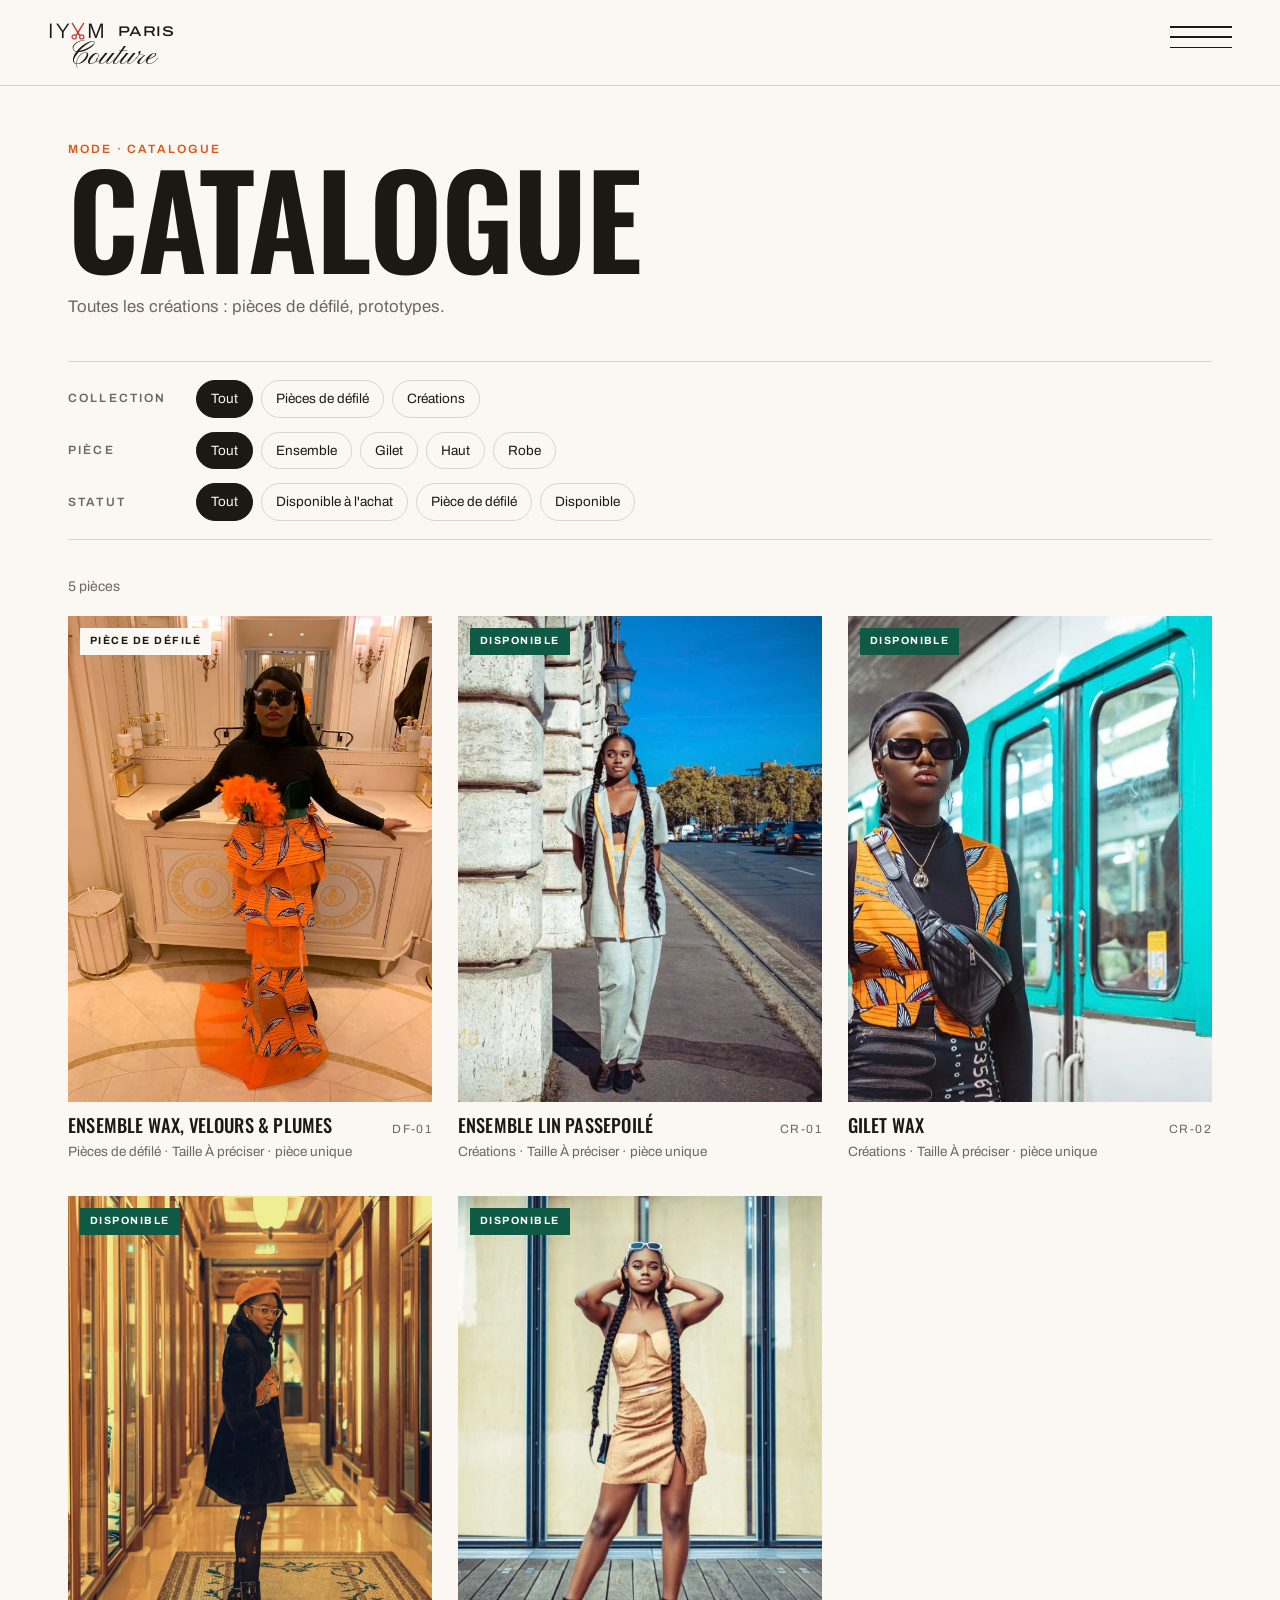
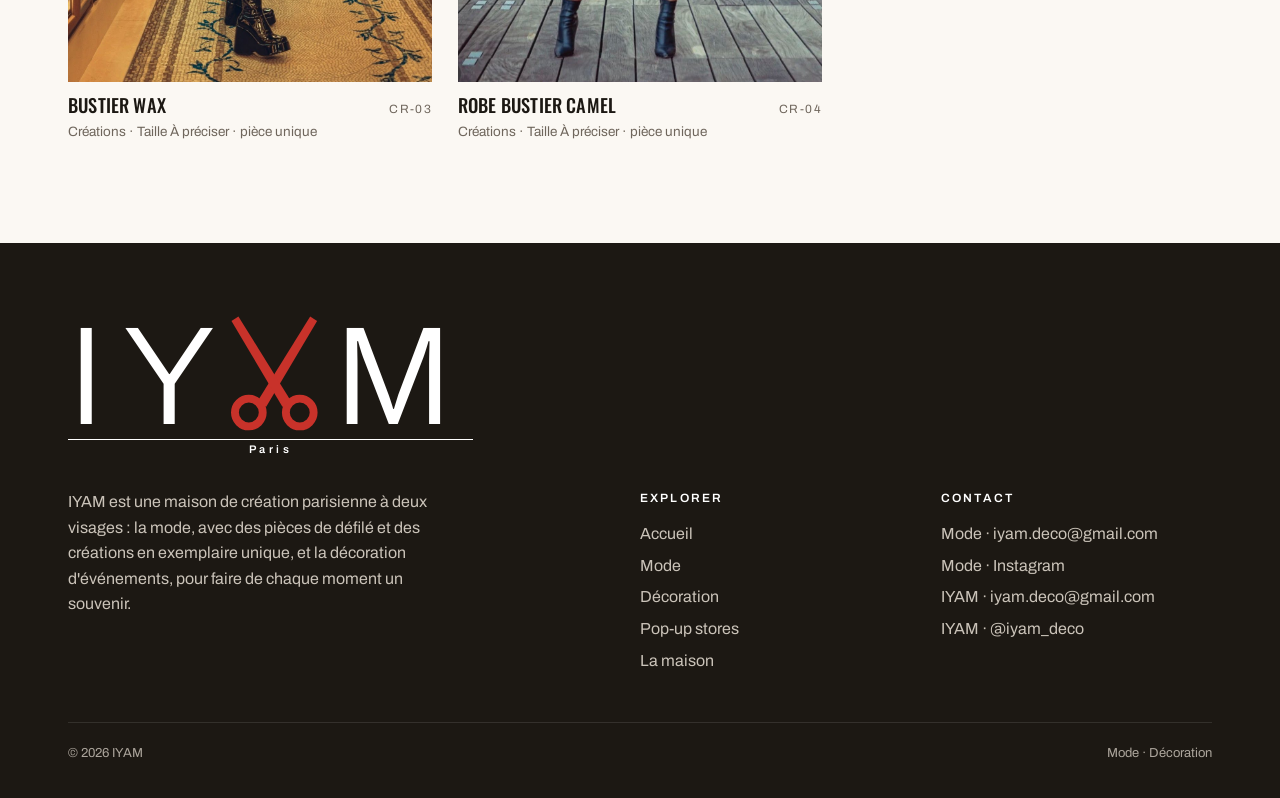
<file: mode/catalogue.html>
<!DOCTYPE html>
<html lang="fr">
<head>
  <meta charset="UTF-8">
  <meta name="viewport" content="width=device-width, initial-scale=1.0">
  <title>Catalogue — {marque}</title>
  <meta name="description" content="Toutes les créations : pièces de défilé, prototypes et prêt-à-porter, avec tailles et disponibilités.">
  <link rel="preconnect" href="https://fonts.googleapis.com">
  <link rel="preconnect" href="https://fonts.gstatic.com" crossorigin>
  <link href="https://fonts.googleapis.com/css2?family=Archivo:wdth,wght@62..125,300..700&family=Cormorant+Garamond:wght@400;500;600&family=Oswald:wght@400;500;600&family=Pinyon+Script&display=swap" rel="stylesheet">
  <link rel="stylesheet" href="assets/style.css">
</head>
<body data-page="catalogue">
  <main class="wrap">
    <div class="page-titre">
      <p class="caps sur-titre">Mode · Catalogue</p>
      <h1 id="titrePage">Mode</h1>
      <p class="intro" id="introPage"></p>
    </div>
    <div class="filtres" id="filtres" aria-label="Filtres"></div>
    <p class="compte" id="compte" aria-live="polite"></p>
    <div class="grille" id="grille" style="margin-bottom:100px"></div>
  </main>
  <script src="data/site.js"></script>
  <script src="data/catalogue.js"></script>
  <script src="data/decoration.js"></script>
  <script src="assets/app.js"></script>
</body>
</html>
</file>
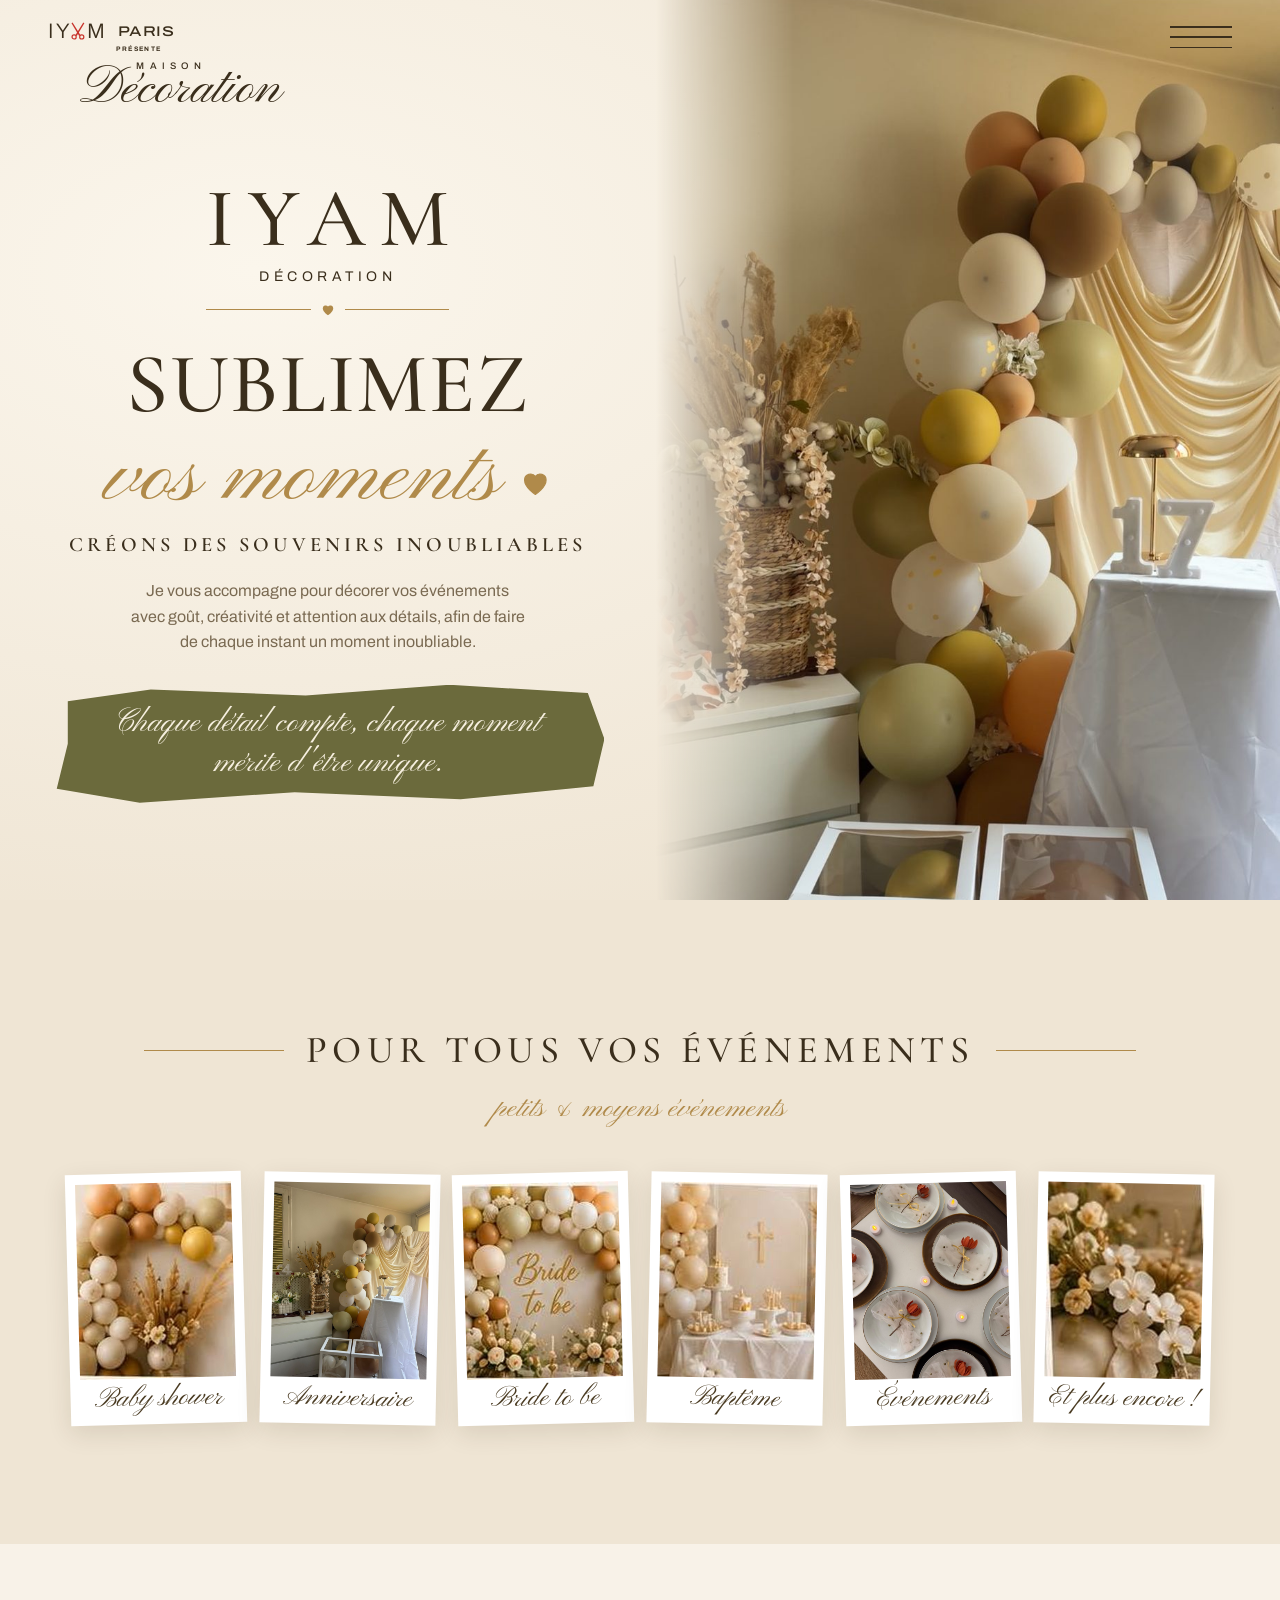
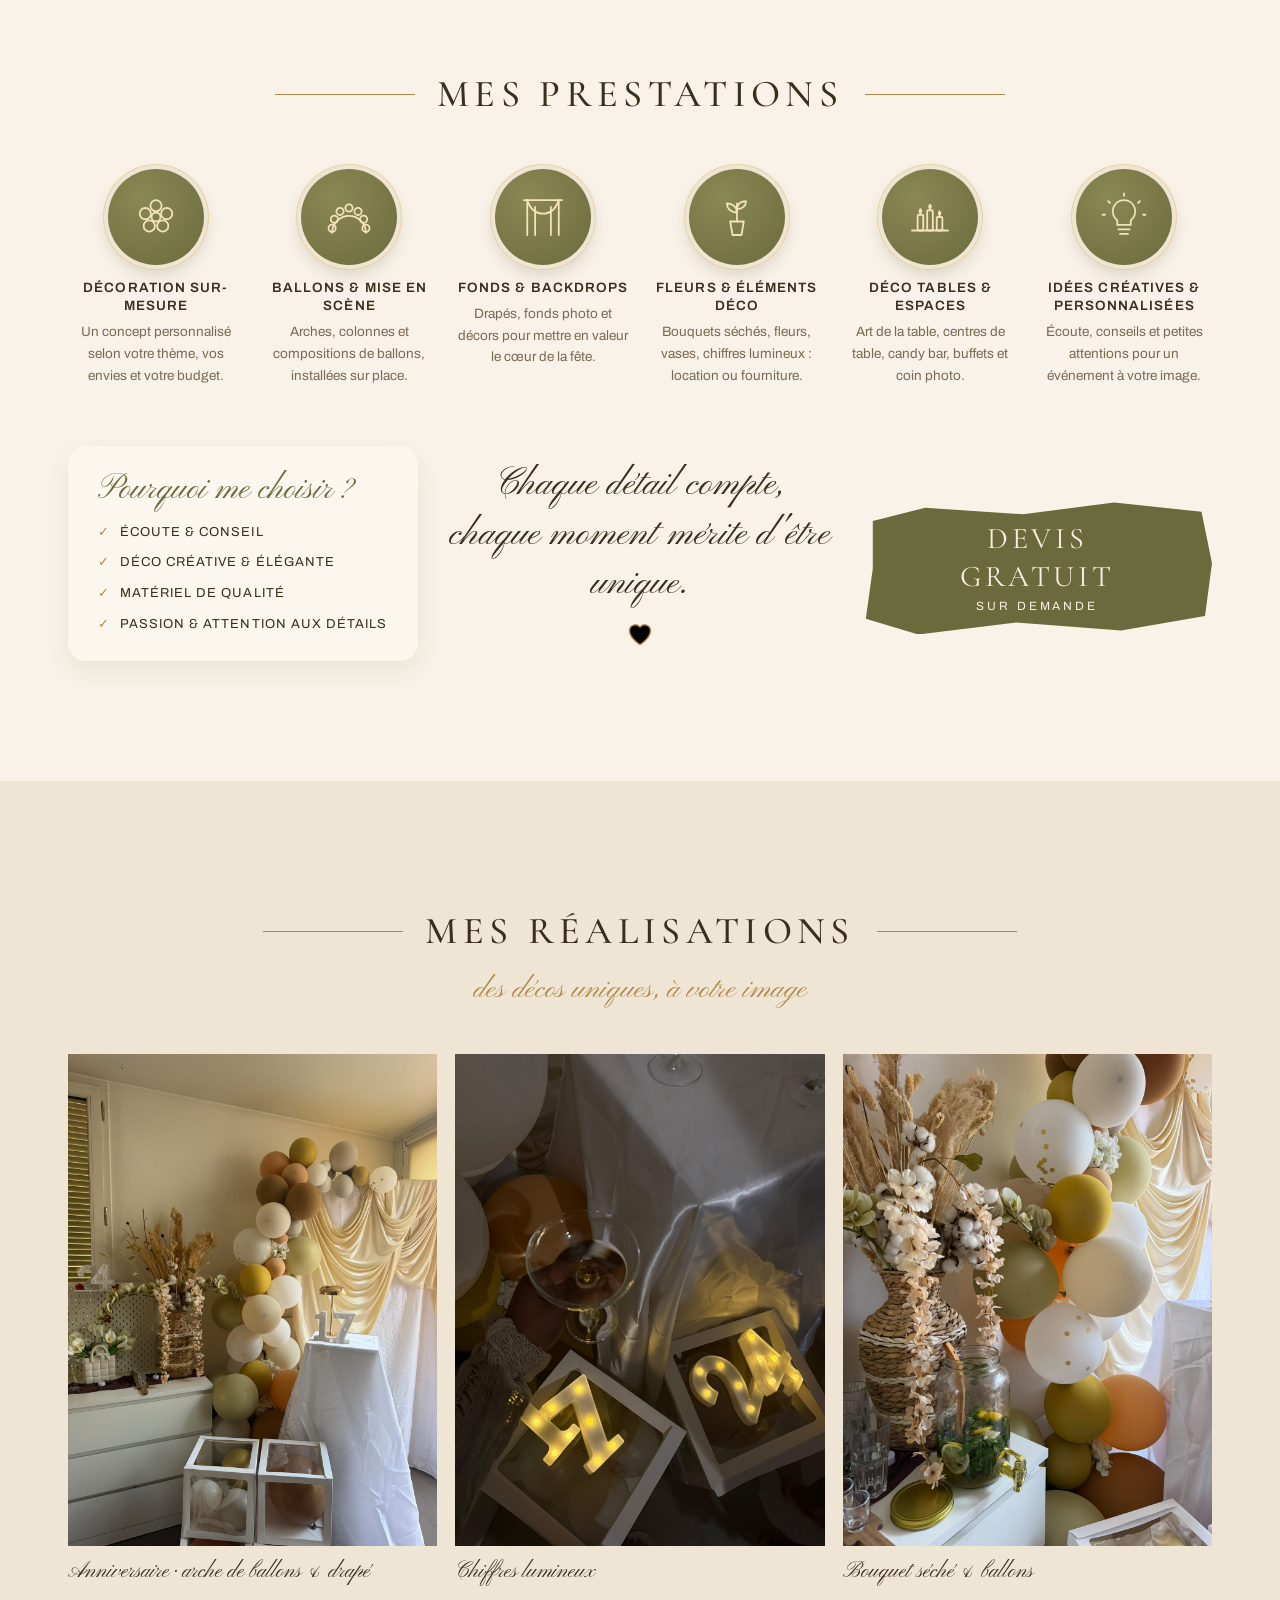
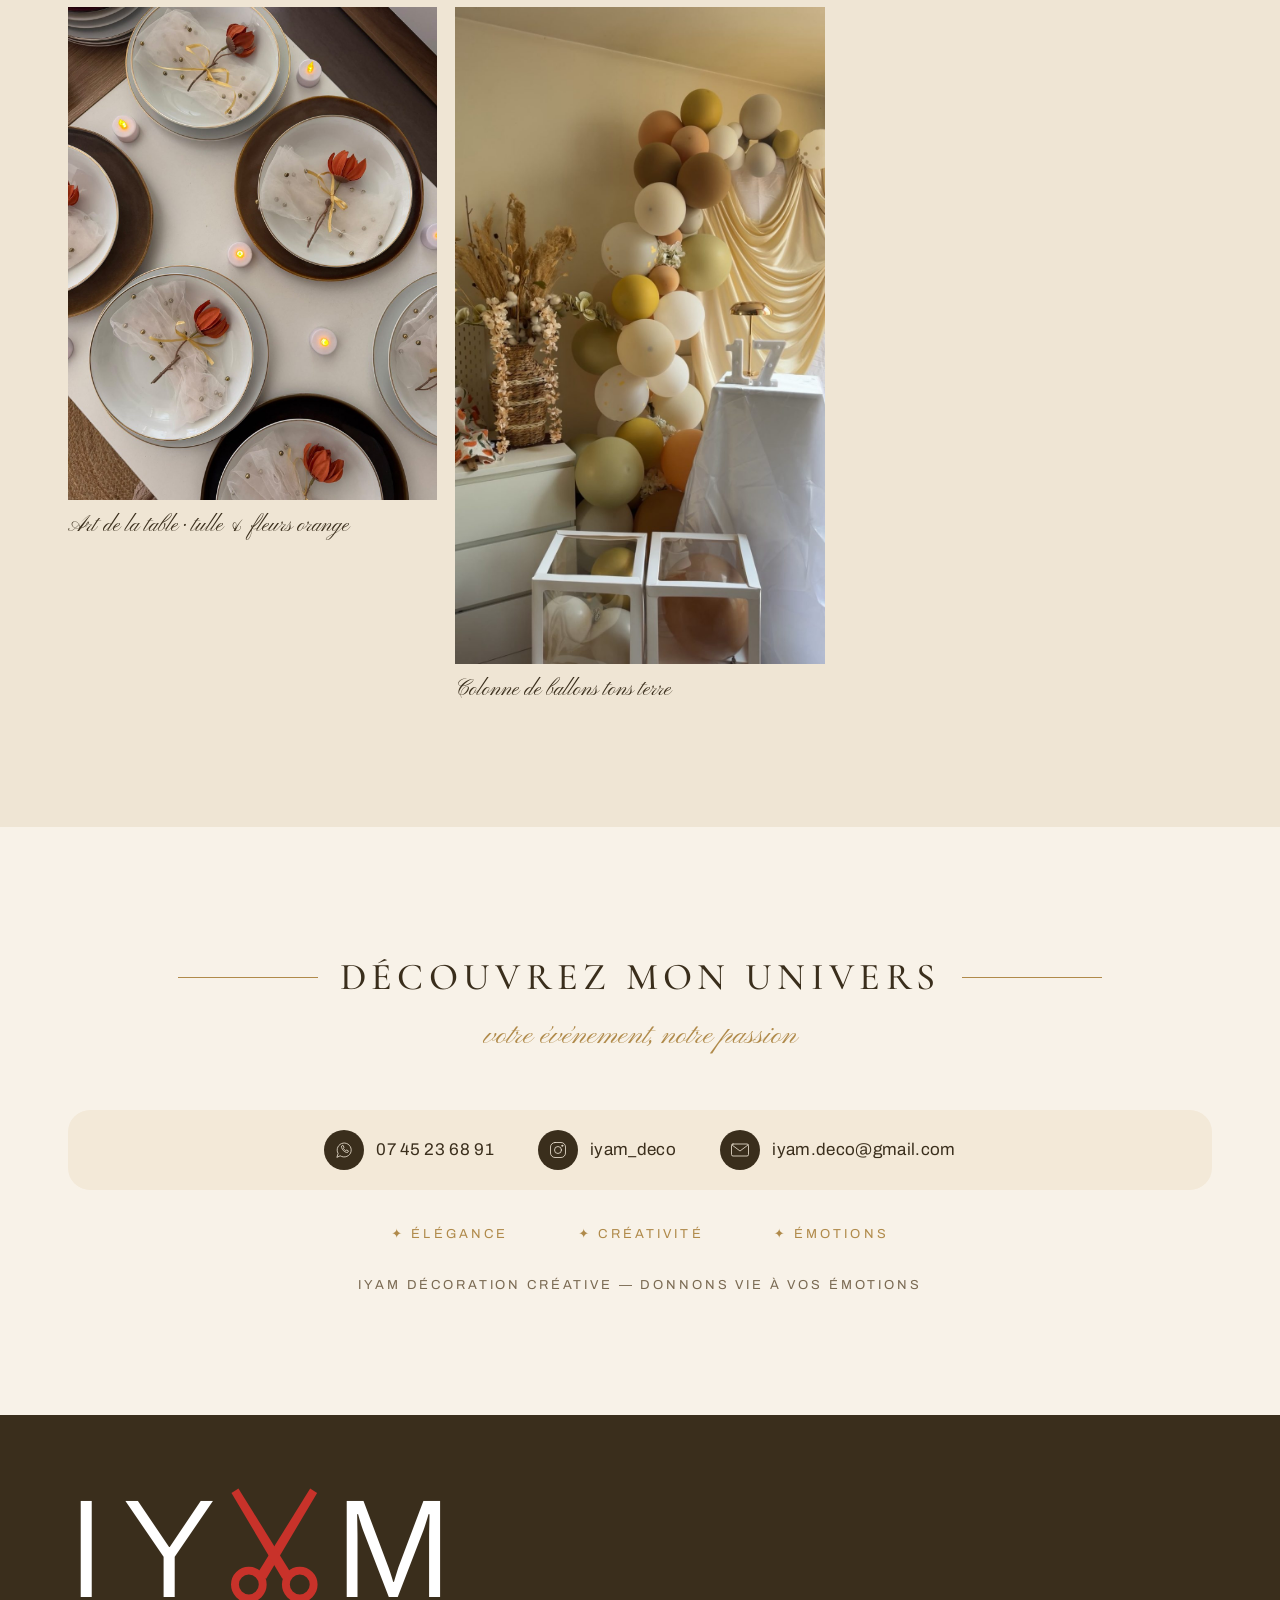
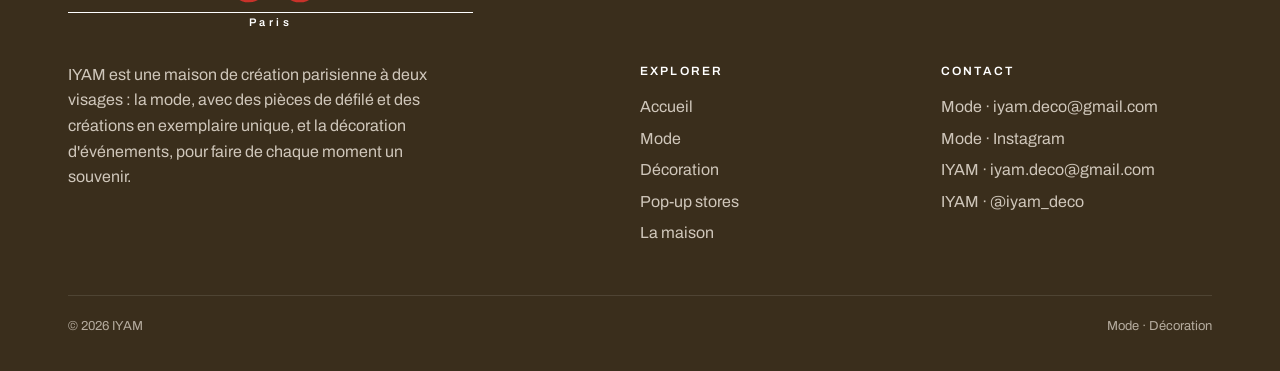
<file: mode/decoration.html>
<!DOCTYPE html>
<html lang="fr">
<head>
  <meta charset="UTF-8">
  <meta name="viewport" content="width=device-width, initial-scale=1.0">
  <title>Décoration — {marque}</title>
  <meta name="description" content="IYAM Décoration créative : décoration pour petits et moyens événements — baby shower, anniversaire, bride to be, baptême. Devis gratuit sur demande.">
  <link rel="preconnect" href="https://fonts.googleapis.com">
  <link rel="preconnect" href="https://fonts.gstatic.com" crossorigin>
  <link href="https://fonts.googleapis.com/css2?family=Archivo:wdth,wght@62..125,300..700&family=Cormorant+Garamond:wght@400;500;600&family=Oswald:wght@400;500;600&family=Pinyon+Script&display=swap" rel="stylesheet">
  <link rel="stylesheet" href="assets/style.css">
</head>
<body data-page="decoration" class="theme-deco">
  <main>
    <section class="flyer" id="dHeros" aria-label="IYAM Décoration"></section>

    <section class="bloc fond-creme">
      <div class="wrap">
        <h2 class="titre-flyer">Pour tous vos événements</h2>
        <p class="sous-flyer">petits &amp; moyens événements</p>
        <div class="polaroids" id="dOccasions" style="margin-top:40px"></div>
      </div>
    </section>

    <section class="bloc" id="prestations">
      <div class="wrap">
        <h2 class="titre-flyer">Mes prestations</h2>
        <ul class="prestations-flyer" id="dPrestations"></ul>

        <div class="trio">
          <div class="carte-check apparait">
            <h3>Pourquoi me choisir ?</h3>
            <ul id="dPourquoi"></ul>
          </div>
          <p class="citation apparait">Chaque détail compte,<br>chaque moment mérite d'être unique.<svg class="coeur" viewBox="0 0 24 22" aria-hidden="true"><path d="M12 21s-9-5.6-9-12A5 5 0 0 1 12 6a5 5 0 0 1 9 3c0 6.4-9 12-9 12z"/></svg></p>
          <div class="devis apparait"><a class="pinceau" id="dDevis" href="#">Devis gratuit<small>sur demande</small></a></div>
        </div>
      </div>
    </section>

    <section class="bloc fond-creme" id="galerie">
      <div class="wrap">
        <h2 class="titre-flyer">Mes réalisations</h2>
        <p class="sous-flyer">des décos uniques, à votre image</p>
        <div class="galerie-deco" id="dGalerie" style="margin-top:40px"></div>
      </div>
    </section>

    <section class="bloc" id="contact">
      <div class="wrap">
        <h2 class="titre-flyer">Découvrez mon univers</h2>
        <p class="sous-flyer">votre événement, notre passion</p>
        <div class="barre-contact" id="dContact"></div>
        <div class="wrap valeurs" id="dValeurs"></div>
        <p class="slogan">IYAM Décoration créative — donnons vie à vos émotions</p>
      </div>
    </section>
  </main>
  <script src="data/site.js"></script>
  <script src="data/catalogue.js"></script>
  <script src="data/decoration.js"></script>
  <script src="assets/app.js"></script>
</body>
</html>
</file>
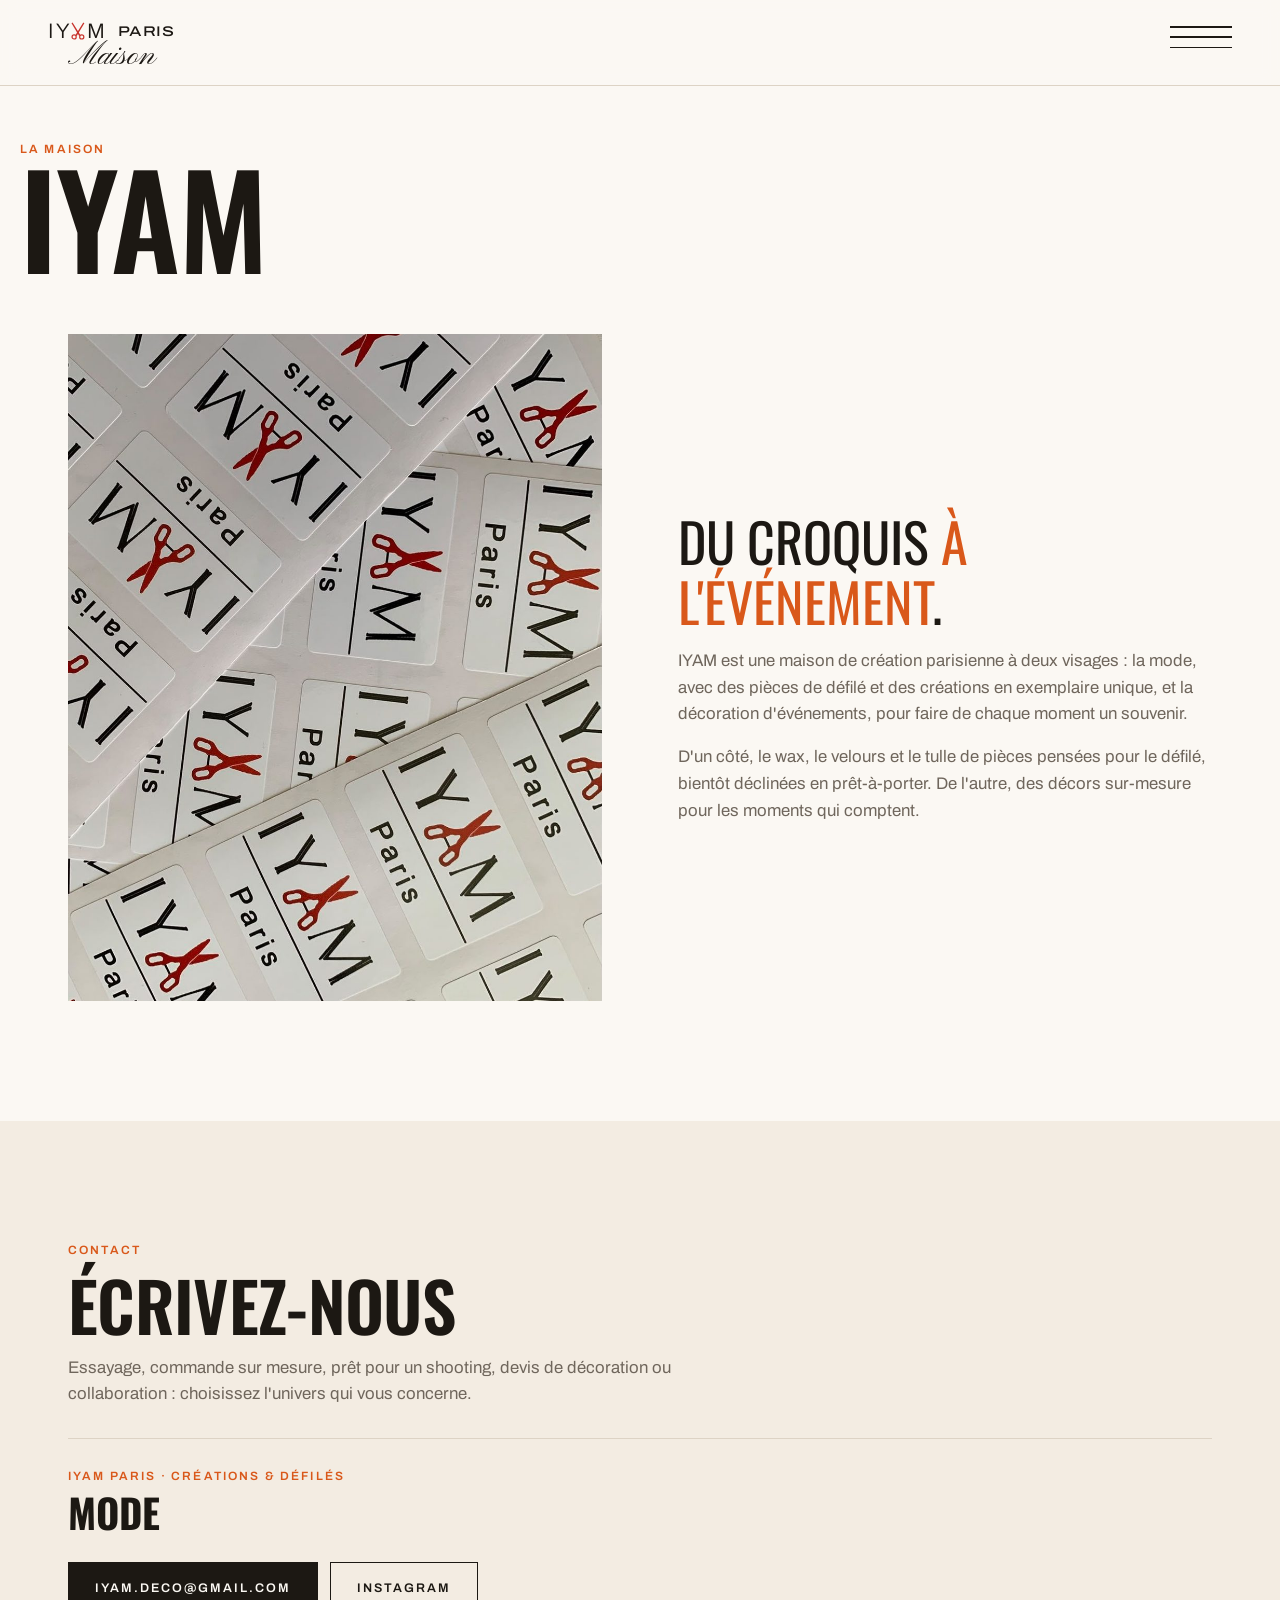
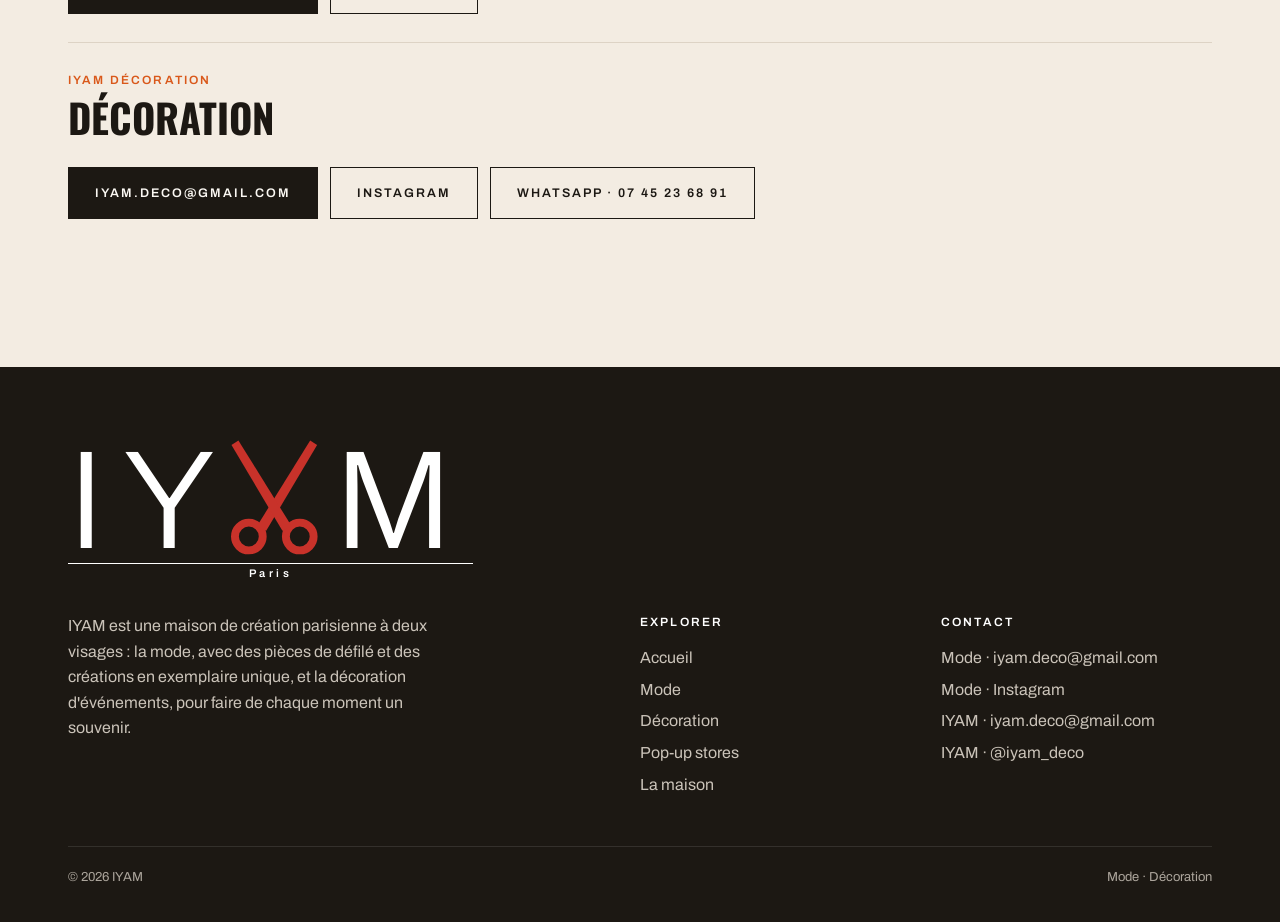
<file: mode/maison.html>
<!DOCTYPE html>
<html lang="fr">
<head>
  <meta charset="UTF-8">
  <meta name="viewport" content="width=device-width, initial-scale=1.0">
  <title>La maison — {marque}</title>
  <meta name="description" content="La créatrice, ses deux univers — mode et décoration — et comment la contacter.">
  <link rel="preconnect" href="https://fonts.googleapis.com">
  <link rel="preconnect" href="https://fonts.gstatic.com" crossorigin>
  <link href="https://fonts.googleapis.com/css2?family=Archivo:wdth,wght@62..125,300..700&family=Cormorant+Garamond:wght@400;500;600&family=Oswald:wght@400;500;600&family=Pinyon+Script&display=swap" rel="stylesheet">
  <link rel="stylesheet" href="assets/style.css">
</head>
<body data-page="maison">
  <main>
    <div class="wrap page-titre">
      <p class="caps sur-titre">La maison</p>
      <h1 data-marque></h1>
    </div>
    <section class="bloc" style="padding-top:20px">
      <div class="wrap deux-col">
        <div id="mPhoto"></div>
        <div>
          <p class="manifeste">Du croquis <em>à l'événement</em>.</p>
          <p class="intro" id="mPresentation"></p>
          <p class="intro">D'un côté, le wax, le velours et le tulle de pièces pensées pour le défilé, bientôt déclinées en prêt-à-porter. De l'autre, des décors sur-mesure pour les moments qui comptent.</p>
        </div>
      </div>
    </section>
    <section class="bloc fond-creme">
      <div class="wrap">
        <p class="caps sur-titre">Contact</p>
        <h2 class="titre">Écrivez-nous</h2>
        <p class="intro">Essayage, commande sur mesure, prêt pour un shooting, devis de décoration ou collaboration : choisissez l'univers qui vous concerne.</p>
        <div id="mUnivers" style="margin-top:30px"></div>
      </div>
    </section>
  </main>
  <script src="data/site.js"></script>
  <script src="data/catalogue.js"></script>
  <script src="data/decoration.js"></script>
  <script src="assets/app.js"></script>
</body>
</html>
</file>
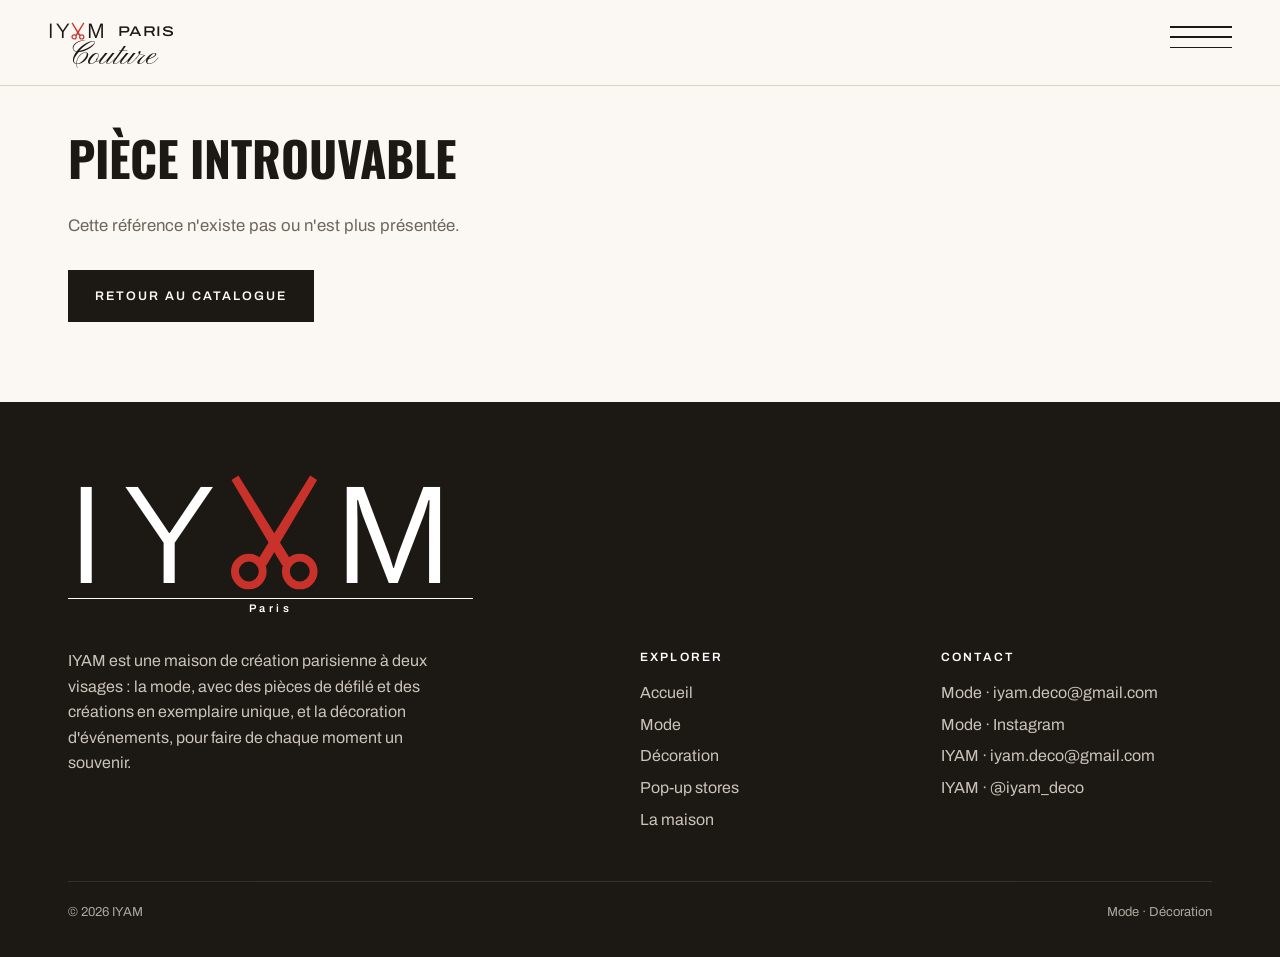
<file: mode/piece.html>
<!DOCTYPE html>
<html lang="fr">
<head>
  <meta charset="UTF-8">
  <meta name="viewport" content="width=device-width, initial-scale=1.0">
  <title>Pièce — {marque}</title>
  <meta name="description" content="Fiche d'une création : photos, taille, matières et disponibilité.">
  <link rel="preconnect" href="https://fonts.googleapis.com">
  <link rel="preconnect" href="https://fonts.gstatic.com" crossorigin>
  <link href="https://fonts.googleapis.com/css2?family=Archivo:wdth,wght@62..125,300..700&family=Cormorant+Garamond:wght@400;500;600&family=Oswald:wght@400;500;600&family=Pinyon+Script&display=swap" rel="stylesheet">
  <link rel="stylesheet" href="assets/style.css">
</head>
<body data-page="piece">
  <main>
    <div class="wrap fiche" id="fiche"></div>
    <section class="bloc fond-creme" id="proches" hidden>
      <div class="wrap">
        <div class="entete-section"><div><p class="caps sur-titre">Même collection</p><h2 class="titre">À voir aussi</h2></div></div>
        <div class="grille" id="grilleProches"></div>
      </div>
    </section>
  </main>
  <script src="data/site.js"></script>
  <script src="data/catalogue.js"></script>
  <script src="data/decoration.js"></script>
  <script src="assets/app.js"></script>
</body>
</html>
</file>
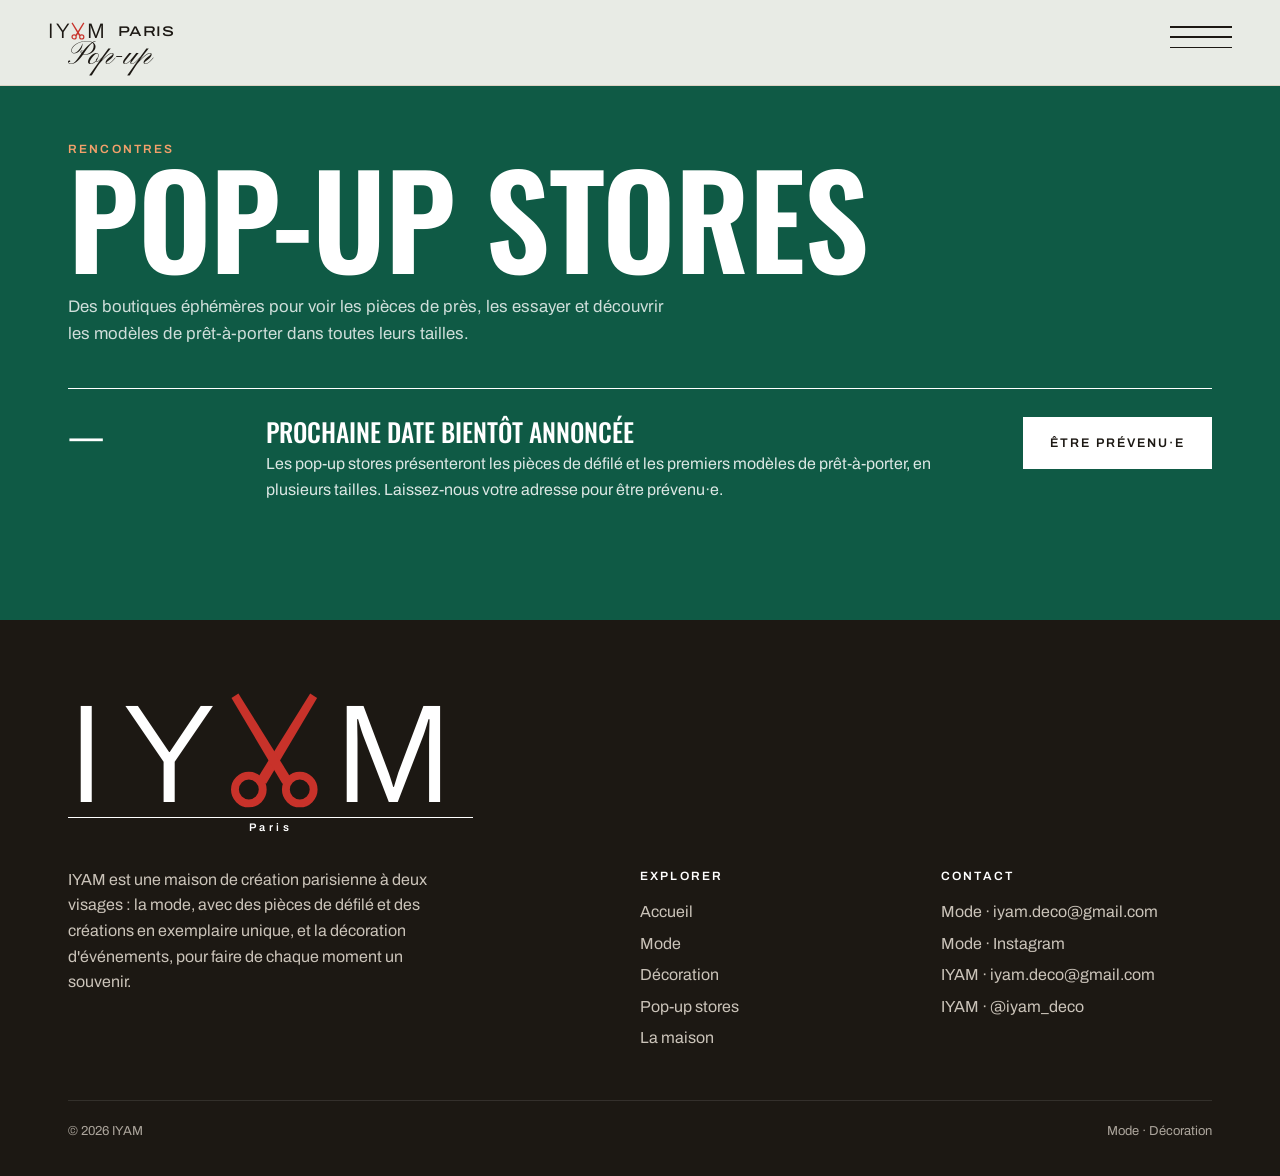
<file: mode/pop-up.html>
<!DOCTYPE html>
<html lang="fr">
<head>
  <meta charset="UTF-8">
  <meta name="viewport" content="width=device-width, initial-scale=1.0">
  <title>Pop-up stores — {marque}</title>
  <meta name="description" content="Dates et lieux des pop-up stores : pièces de défilé et prêt-à-porter à essayer en plusieurs tailles.">
  <link rel="preconnect" href="https://fonts.googleapis.com">
  <link rel="preconnect" href="https://fonts.gstatic.com" crossorigin>
  <link href="https://fonts.googleapis.com/css2?family=Archivo:wdth,wght@62..125,300..700&family=Cormorant+Garamond:wght@400;500;600&family=Oswald:wght@400;500;600&family=Pinyon+Script&display=swap" rel="stylesheet">
  <link rel="stylesheet" href="assets/style.css">
</head>
<body data-page="popup">
  <main>
    <section class="fond-velours" style="padding-bottom:90px">
      <div class="wrap">
        <div class="page-titre">
          <p class="caps sur-titre">Rencontres</p>
          <h1>Pop-up stores</h1>
          <p class="intro">Des boutiques éphémères pour voir les pièces de près, les essayer et découvrir les modèles de prêt-à-porter dans toutes leurs tailles.</p>
        </div>
        <div id="avenir"></div>
        <div id="blocPasses" hidden style="margin-top:60px">
          <p class="caps sur-titre">Précédents</p>
          <div id="passes" style="margin-top:16px"></div>
        </div>
      </div>
    </section>
  </main>
  <script src="data/site.js"></script>
  <script src="data/catalogue.js"></script>
  <script src="data/decoration.js"></script>
  <script src="assets/app.js"></script>
</body>
</html>
</file>
<file: mode/assets/style.css>
/* ==========================================================================
   Style du site catalogue — inspiration éditoriale (grandes images, titres
   condensés, petites capitales espacées) et palette tirée des croquis :
   orange wax, vert velours, blanc.
   Pour changer les couleurs de toute la marque : modifier :root ci-dessous.
   ========================================================================== */
:root {
  --creme: #f3ece2;
  --papier: #fbf8f3;
  --encre: #1c1813;
  --gris: #6f665c;
  --trait: #ddd3c5;
  --wax: #d9581a;
  --wax-clair: #f2a06b;
  --velours: #0f5a45;
  --velours-clair: #2f8a6c;
  --f-titre: "Oswald", "Arial Narrow", Impact, sans-serif;
  --f-script: "Pinyon Script", "Snell Roundhand", cursive;
  --f-texte: "Archivo", system-ui, -apple-system, "Segoe UI", sans-serif;
  --gouttiere: clamp(16px, 4vw, 48px);
}
* { box-sizing: border-box; margin: 0; padding: 0; }
html { scroll-behavior: smooth; }
body { font-family: var(--f-texte); background: var(--papier); color: var(--encre); line-height: 1.6; -webkit-font-smoothing: antialiased; }
img { display: block; max-width: 100%; }
a { color: inherit; }
button { font: inherit; color: inherit; }
.wrap { max-width: 1240px; margin: 0 auto; padding: 0 var(--gouttiere); }
.caps { text-transform: uppercase; letter-spacing: .18em; font-size: 12px; font-weight: 600; }
.sr { position: absolute; width: 1px; height: 1px; overflow: hidden; clip: rect(0 0 0 0); }

/* ---------- En-tête ---------- */
.entete { position: fixed; inset: 0 0 auto 0; z-index: 40; display: flex; justify-content: space-between; align-items: center; padding: 18px var(--gouttiere); transition: background .3s, color .3s; }
.entete.plein { background: color-mix(in srgb, var(--papier) 92%, transparent); backdrop-filter: blur(8px); border-bottom: 1px solid var(--trait); }
.entete.sur-image:not(.plein) { color: #fff; }
.logo { text-decoration: none; line-height: 1; display: flex; flex-direction: column; align-items: flex-start; }
.logo-nom { display: inline-flex; align-items: flex-end; font-family: var(--f-texte); font-weight: 300; font-size: clamp(30px, 3.4vw, 40px); letter-spacing: .14em; line-height: .8; }
.logo-nom .ciseaux { height: .86em; width: auto; color: #c8322a; margin: 0 .1em 0 -.04em; }
.logo-ville { display: block; align-self: stretch; border-top: 1px solid currentColor; margin-top: 6px; padding-top: 4px; font-size: 11px; font-weight: 600; letter-spacing: .32em; text-align: center; }
.grand-logo { font-size: clamp(64px, 12vw, 140px); }
.pied .grand.logo { display: inline-flex; font-family: inherit; }
.logo img { height: 46px; width: auto; }
.burger { background: none; border: 0; cursor: pointer; width: 46px; height: 34px; display: grid; align-content: space-between; padding: 6px 0; }
.burger span { display: block; height: 1.5px; background: currentColor; }

/* ---------- Menu plein écran ---------- */
.menu { position: fixed; inset: 0; z-index: 60; background: var(--velours); color: #fff; display: flex; flex-direction: column; justify-content: center; padding: 80px var(--gouttiere) 40px; opacity: 0; visibility: hidden; transition: opacity .35s, visibility .35s; }
.menu.ouvert { opacity: 1; visibility: visible; }
.menu nav { display: grid; gap: 4px; }
.menu nav a { font-family: var(--f-titre); text-transform: uppercase; font-size: clamp(40px, 9vw, 88px); line-height: 1.05; text-decoration: none; letter-spacing: -.01em; transition: color .2s, transform .2s; display: inline-block; }
.menu nav a:hover, .menu nav a[aria-current="page"] { color: var(--wax-clair); }
.menu .fermer { position: absolute; top: 22px; right: var(--gouttiere); background: none; border: 0; font-size: 40px; line-height: 1; cursor: pointer; }
.menu .pied-menu { margin-top: 40px; display: flex; gap: 26px; flex-wrap: wrap; opacity: .85; }
.menu .pied-menu a { text-decoration: none; }

/* ---------- Héros diaporama (accueil) ---------- */
.heros { position: relative; height: 100svh; min-height: 560px; overflow: hidden; background: var(--encre); color: #fff; }
.diapo { position: absolute; inset: 0; opacity: 0; transition: opacity 1.2s ease; }
.diapo.active { opacity: 1; }
.diapo img { width: 100%; height: 100%; object-fit: cover; transform: scale(1.06); transition: transform 7s ease; filter: saturate(1.05); }
.diapo.active img { transform: scale(1); }
.diapo::after { content: ""; position: absolute; inset: 0; background: linear-gradient(180deg, rgba(28,24,19,.45) 0%, rgba(28,24,19,.15) 40%, rgba(28,24,19,.65) 100%); }
.fantomes { position: absolute; inset: 0; pointer-events: none; z-index: 2; }
.fantomes span { position: absolute; font-family: var(--f-titre); text-transform: uppercase; font-size: clamp(30px, 5vw, 56px); color: rgba(255,255,255,.28); transform: rotate(-16deg); white-space: nowrap; transition: opacity .8s; }
.legende { position: absolute; left: var(--gouttiere); right: var(--gouttiere); bottom: 12vh; z-index: 3; display: grid; grid-template-columns: auto 1fr; gap: 12px 40px; align-items: end; }
.legende h1 { font-family: var(--f-titre); text-transform: uppercase; font-weight: 600; font-size: clamp(44px, 9vw, 120px); line-height: .92; letter-spacing: -.01em; max-width: 9ch; }
.legende .infos { font-size: 13px; letter-spacing: .14em; text-transform: uppercase; line-height: 1.7; max-width: 32ch; padding-bottom: 8px; }
.legende .infos a { display: inline-block; margin-top: 10px; border-bottom: 1px solid currentColor; text-decoration: none; }
@media (max-width: 700px) { .legende { grid-template-columns: 1fr; bottom: 9vh; } }
.points { position: absolute; z-index: 3; right: var(--gouttiere); top: 50%; transform: translateY(-50%); display: grid; gap: 10px; }
.points button { width: 9px; height: 9px; border-radius: 50%; border: 1px solid #fff; background: transparent; cursor: pointer; padding: 0; }
.points button.active { background: #fff; }

/* ---------- Sections ---------- */
section.bloc { padding: clamp(64px, 10vw, 120px) 0; }
.sur-titre { color: var(--wax); }
h2.titre { font-family: var(--f-titre); text-transform: uppercase; font-weight: 600; font-size: clamp(34px, 6vw, 68px); line-height: 1; letter-spacing: -.01em; margin-top: 10px; }
.intro { color: var(--gris); max-width: 62ch; margin-top: 16px; font-size: 1.05rem; }
.entete-section { display: flex; justify-content: space-between; align-items: end; gap: 24px; flex-wrap: wrap; margin-bottom: 40px; }
.lien-fleche { text-decoration: none; border-bottom: 1px solid currentColor; padding-bottom: 2px; }
.lien-fleche::after { content: " →"; }
.fond-creme { background: var(--creme); }
.fond-velours { background: var(--velours); color: #fff; }
.fond-velours .intro { color: rgba(255,255,255,.8); }
.fond-velours .sur-titre { color: var(--wax-clair); }

/* Manifeste */
.manifeste { font-family: var(--f-titre); text-transform: uppercase; font-size: clamp(26px, 4.4vw, 54px); line-height: 1.12; max-width: 22ch; }
.manifeste em { font-style: normal; color: var(--wax); }

/* ---------- Grille catalogue ---------- */
.grille { display: grid; grid-template-columns: repeat(3, 1fr); gap: clamp(16px, 2.6vw, 34px) clamp(14px, 2vw, 26px); }
@media (max-width: 900px) { .grille { grid-template-columns: repeat(2, 1fr); } }
@media (max-width: 380px) { .grille { grid-template-columns: 1fr; } }
.carte { text-decoration: none; display: block; }
.carte .visuel { position: relative; aspect-ratio: 3 / 4; overflow: hidden; background: var(--creme); }
.carte .visuel img { width: 100%; height: 100%; object-fit: cover; transition: transform .6s ease; }
.carte:hover .visuel img { transform: scale(1.04); }
.carte .visuel .second { position: absolute; inset: 0; opacity: 0; transition: opacity .4s; }
.carte:hover .visuel .second { opacity: 1; }
.carte .meta { display: flex; justify-content: space-between; gap: 10px; margin-top: 12px; align-items: baseline; }
.carte h3 { font-family: var(--f-titre); text-transform: uppercase; font-weight: 500; font-size: 1.15rem; letter-spacing: .01em; line-height: 1.2; }
.carte .ref { color: var(--gris); font-size: 12px; letter-spacing: .12em; white-space: nowrap; }
.carte .sous { color: var(--gris); font-size: 13.5px; margin-top: 2px; }
.carte.indispo .visuel img { filter: grayscale(.55); opacity: .82; }
.sans-photo { width: 100%; height: 100%; display: flex; flex-direction: column; justify-content: space-between; padding: 18px; padding-top: 52px; color: #fff; background: var(--velours); }
.sans-photo.wax { background: var(--wax); }
.sans-photo.encre { background: var(--encre); }
.sans-photo strong { font-family: var(--f-titre); text-transform: uppercase; font-weight: 500; font-size: clamp(22px, 3vw, 38px); line-height: 1; }
.sans-photo .caps { font-size: 10.5px; opacity: .75; }

/* Pastilles de statut */
.statut { position: absolute; top: 12px; left: 12px; z-index: 2; background: var(--papier); color: var(--encre); font-size: 10.5px; letter-spacing: .14em; text-transform: uppercase; font-weight: 700; padding: 5px 10px; }
.statut.disponible { background: var(--velours); color: #fff; }
.statut.sur-commande { background: var(--wax); color: #fff; }
.statut.bientot { background: var(--encre); color: #fff; }

/* ---------- Filtres ---------- */
.filtres { display: grid; gap: 14px; margin: 0 0 36px; padding: 18px 0; border-top: 1px solid var(--trait); border-bottom: 1px solid var(--trait); }
.ligne-filtre { display: flex; gap: 8px; flex-wrap: wrap; align-items: center; }
.ligne-filtre .nom { width: 120px; color: var(--gris); }
@media (max-width: 600px) { .ligne-filtre .nom { width: 100%; } }
.puce { border: 1px solid var(--trait); background: transparent; padding: 7px 14px; border-radius: 999px; cursor: pointer; font-size: 13.5px; transition: all .15s; }
.puce:hover { border-color: var(--encre); }
.puce[aria-pressed="true"] { background: var(--encre); border-color: var(--encre); color: var(--papier); }
.compte { color: var(--gris); font-size: 14px; margin-bottom: 18px; }
.vide { padding: 60px 0; text-align: center; color: var(--gris); }

/* Familles (accueil) */
.familles { display: grid; grid-template-columns: 1fr 1fr; gap: clamp(14px, 2vw, 26px); }
@media (max-width: 760px) { .familles { grid-template-columns: 1fr; } }
.famille { position: relative; min-height: 440px; overflow: hidden; text-decoration: none; color: #fff; display: flex; align-items: flex-end; padding: 30px; background: var(--velours); }
.famille img { position: absolute; inset: 0; width: 100%; height: 100%; object-fit: cover; transition: transform .8s; }
.famille:hover img { transform: scale(1.04); }
.famille::after { content: ""; position: absolute; inset: 0; background: linear-gradient(180deg, transparent 30%, rgba(28,24,19,.75)); }
.famille > div { position: relative; z-index: 1; }
.famille h3 { font-family: var(--f-titre); text-transform: uppercase; font-weight: 600; font-size: clamp(32px, 4.5vw, 52px); line-height: 1; }
.famille p { margin-top: 8px; max-width: 40ch; opacity: .9; }
.famille .bientot { position: absolute; top: 24px; right: 24px; z-index: 1; border: 1px solid #fff; padding: 5px 12px; }
.famille.a-venir { background: linear-gradient(135deg, var(--wax), #a8400f); }

/* ---------- Fiche pièce ---------- */
.fiche { display: grid; grid-template-columns: 1.15fr 1fr; gap: clamp(26px, 5vw, 70px); padding-top: 120px; padding-bottom: 80px; align-items: start; }
@media (max-width: 860px) { .fiche { grid-template-columns: 1fr; padding-top: 96px; } }
.galerie .principale { aspect-ratio: 3 / 4; background: var(--creme); overflow: hidden; }
.galerie .principale img { width: 100%; height: 100%; object-fit: cover; }
.vignettes { display: flex; gap: 10px; margin-top: 10px; flex-wrap: wrap; }
.vignettes button { width: 78px; aspect-ratio: 3 / 4; border: 1px solid transparent; padding: 0; cursor: pointer; background: none; overflow: hidden; }
.vignettes button[aria-current="true"] { border-color: var(--encre); }
.vignettes img { width: 100%; height: 100%; object-fit: cover; }
.fiche-texte { position: sticky; top: 110px; }
.fil { color: var(--gris); margin-bottom: 22px; }
.fil a { text-decoration: none; }
.fiche-texte h1 { font-family: var(--f-titre); text-transform: uppercase; font-weight: 600; font-size: clamp(38px, 5vw, 64px); line-height: .98; }
.fiche-texte .ref { color: var(--gris); margin-top: 10px; }
.fiche-texte .desc { margin-top: 22px; font-size: 1.05rem; max-width: 52ch; }
.prix { font-size: 1.3rem; margin-top: 16px; }
.dl { margin-top: 26px; border-top: 1px solid var(--trait); }
.dl > div { display: grid; grid-template-columns: 130px 1fr; gap: 12px; padding: 13px 0; border-bottom: 1px solid var(--trait); font-size: 15px; }
.dl dt { color: var(--gris); }
.tailles { display: flex; gap: 8px; flex-wrap: wrap; }
.taille { min-width: 46px; text-align: center; border: 1px solid var(--encre); padding: 6px 10px; font-size: 14px; }
.taille.epuise { border-color: var(--trait); color: var(--gris); text-decoration: line-through; }
.taille.dernieres { border-color: var(--wax); color: var(--wax); }
.note-taille { color: var(--gris); font-size: 13px; margin-top: 8px; }
.actions { display: flex; gap: 12px; flex-wrap: wrap; margin-top: 30px; }
.bouton { display: inline-block; text-decoration: none; background: var(--encre); color: var(--papier); padding: 15px 26px; text-transform: uppercase; letter-spacing: .16em; font-size: 12.5px; font-weight: 600; border: 1px solid var(--encre); transition: background .2s, color .2s; }
.bouton:hover { background: var(--wax); border-color: var(--wax); }
.bouton.contour { background: transparent; color: var(--encre); }
.bouton.contour:hover { background: var(--encre); color: var(--papier); }
.bouton.clair { background: #fff; color: var(--encre); border-color: #fff; }

/* ---------- Pop-up ---------- */
.evenement { display: grid; grid-template-columns: 170px 1fr auto; gap: 28px; padding: 28px 0; border-top: 1px solid currentColor; align-items: start; }
@media (max-width: 700px) { .evenement { grid-template-columns: 1fr; gap: 10px; } }
.evenement .date { font-family: var(--f-titre); font-size: 2.2rem; line-height: 1; text-transform: uppercase; }
.evenement h3 { font-family: var(--f-titre); text-transform: uppercase; font-weight: 500; font-size: 1.6rem; line-height: 1.1; }
.evenement p { opacity: .85; margin-top: 6px; }
.evenement.passe { opacity: .55; }

/* ---------- En-tête de page simple ---------- */
.page-titre { padding: 140px 0 40px; }
.page-titre h1 { font-family: var(--f-titre); text-transform: uppercase; font-weight: 600; font-size: clamp(48px, 10vw, 128px); line-height: .9; letter-spacing: -.01em; }
.page-titre .intro { margin-top: 20px; }

.deux-col { display: grid; grid-template-columns: 1fr 1fr; gap: clamp(30px, 6vw, 90px); align-items: center; }
@media (max-width: 820px) { .deux-col { grid-template-columns: 1fr; } }
.deux-col img { width: 100%; aspect-ratio: 4 / 5; object-fit: cover; }

/* ---------- Pied de page ---------- */
.pied { background: var(--encre); color: #e9e1d6; padding: 70px 0 34px; }
.pied .grand { font-family: var(--f-script); font-size: clamp(48px, 9vw, 110px); line-height: 1; color: #fff; }
.pied-grille { display: grid; grid-template-columns: 2fr 1fr 1fr; gap: 30px; margin-top: 34px; }
@media (max-width: 720px) { .pied-grille { grid-template-columns: 1fr; } }
.pied-grille a { display: block; text-decoration: none; padding: 3px 0; opacity: .85; }
.pied-grille a:hover { opacity: 1; color: var(--wax-clair); }
.pied-grille h4 { color: #fff; margin-bottom: 10px; }
.pied-bas { margin-top: 46px; padding-top: 20px; border-top: 1px solid rgba(255,255,255,.15); display: flex; justify-content: space-between; flex-wrap: wrap; gap: 10px; font-size: 13px; opacity: .7; }

/* Apparition douce au défilement */
.apparait { opacity: 0; transform: translateY(18px); transition: opacity .8s ease, transform .8s ease; }
.apparait.vu { opacity: 1; transform: none; }
@media (prefers-reduced-motion: reduce) {
  *, *::before, *::after { transition: none !important; animation: none !important; }
  .apparait { opacity: 1; transform: none; }
}

/* ---------- Contrôles complémentaires ---------- */
.bouton.contour-clair { background: transparent; color: #fff; border-color: #fff; }
.bouton.contour-clair:hover { background: #fff; color: var(--encre); }
.legende .infos strong { font-weight: 700; }
.famille .caps { opacity: .9; }

/* ---------- Polaroïds (décoration) ---------- */
.polaroids { display: grid; grid-template-columns: repeat(6, 1fr); gap: 18px; }
@media (max-width: 1000px) { .polaroids { grid-template-columns: repeat(3, 1fr); } }
@media (max-width: 560px) { .polaroids { grid-template-columns: repeat(2, 1fr); gap: 14px; } }
.polaroid { background: #fff; padding: 10px 10px 0; box-shadow: 0 8px 24px rgba(60,45,20,.12); transition: transform .3s; }
.polaroid:nth-child(odd) { transform: rotate(-1.5deg); }
.polaroid:nth-child(even) { transform: rotate(1.2deg); }
.polaroid:hover { transform: rotate(0) translateY(-4px); }
.polaroid.apparait:not(.vu) { opacity: 0; }
.polaroid img { width: 100%; aspect-ratio: 4 / 5; object-fit: cover; }
.polaroid figcaption { font-family: var(--f-script); font-size: 26px; text-align: center; padding: 6px 0 10px; color: #4a3b22; line-height: 1.1; }

/* ---------- Thème IYAM Décoration : crème, olive, doré ---------- */
body.theme-deco {
  --papier: #f8f2e8; --creme: #efe5d4; --encre: #3a2e1c; --gris: #7a6a52; --trait: #e0d3bd;
  --wax: #b08a4a; --wax-clair: #e3c58a; --velours: #6b6a3c; --velours-clair: #8a8a55;
  --f-titre: "Cormorant Garamond", Georgia, serif;
}
.theme-deco h1, .theme-deco h2.titre, .theme-deco .manifeste { text-transform: uppercase; letter-spacing: .04em; font-weight: 500; }
.legende-deco h1 { max-width: none; font-size: clamp(44px, 8vw, 104px); }
.legende-deco h1 .script { display: block; font-family: var(--f-script); text-transform: none; letter-spacing: 0; font-weight: 400; color: var(--wax-clair); font-size: .9em; line-height: 1.1; }
.sous-heros { text-transform: uppercase; letter-spacing: .2em; font-size: 14px; margin-top: 8px; }
.devise { font-family: var(--f-script); font-size: clamp(32px, 5vw, 56px); line-height: 1.2; text-align: center; max-width: 22ch; margin: 0 auto; color: var(--velours); }
.prestations { list-style: none; display: grid; gap: 0; margin-top: 30px; }
.prestations li { display: grid; grid-template-columns: 60px 1fr; gap: 18px; padding: 22px 0; border-top: 1px solid var(--trait); }
.prestations .num { font-family: var(--f-titre); font-size: 28px; color: var(--wax); line-height: 1; }
.prestations h3 { text-transform: uppercase; letter-spacing: .1em; font-size: 15px; }
.prestations p { color: var(--gris); margin-top: 4px; }
.pourquoi { background: var(--velours); color: #fff; padding: clamp(28px, 4vw, 44px); }
.pourquoi h3 { font-family: var(--f-script); font-weight: 400; font-size: 40px; line-height: 1.1; }
.pourquoi ul { list-style: none; margin-top: 18px; display: grid; gap: 12px; font-size: 17px; }
.pourquoi li::before { content: "✓"; color: var(--wax-clair); margin-right: 12px; font-weight: 700; }
.pourquoi img { margin-top: 24px; width: 100%; aspect-ratio: 4 / 3; object-fit: cover; }
.valeurs { display: flex; justify-content: center; gap: clamp(20px, 6vw, 70px); flex-wrap: wrap; margin-top: 34px; }
.valeurs span { text-transform: uppercase; letter-spacing: .24em; font-size: 13px; color: var(--wax); }
.valeurs span::before { content: "✦ "; }
.galerie-deco { columns: 3 260px; column-gap: 18px; }
.galerie-deco figure { break-inside: avoid; margin-bottom: 18px; }
.galerie-deco img { width: 100%; }
.galerie-deco figcaption { color: var(--gris); margin-top: 8px; font-size: 11px; }
.contact-univers { padding: 28px 0; border-top: 1px solid var(--trait); }
.contact-univers h3 { font-family: var(--f-titre); text-transform: uppercase; font-size: 40px; line-height: 1; margin-top: 6px; }

/* Retouches : cadrage des photos portées et filigrane allégé sur téléphone */
.carte .visuel img, .famille img, .galerie .principale img { object-position: center 22%; }
@media (max-width: 700px) {
  .fantomes span:nth-child(n+3) { display: none; }
  .fantomes span { font-size: 30px; }
}

/* ==========================================================================
   STYLE « MAISON » — en-tête et roue de l'accueil
   ========================================================================== */
.entete, .entete.sur-image:not(.plein) { color: var(--encre); }
.entete { align-items: flex-start; padding-top: 22px; padding-bottom: 14px; }
.lockup { display: flex; flex-direction: column; align-items: flex-start; text-decoration: none; line-height: 1; }
.l-marque { display: flex; align-items: flex-end; gap: 10px; }
.petit-logo { font-size: 21px; letter-spacing: .12em; }
.l-ville { font-stretch: 125%; font-weight: 500; font-size: 14px; letter-spacing: .04em; text-transform: uppercase; padding-bottom: 1px; }
.l-presente { font-size: 6.5px; font-weight: 700; letter-spacing: .22em; text-transform: uppercase; margin: 6px 0 0 34%; }
.l-maison { font-size: 9.5px; font-weight: 500; letter-spacing: .55em; text-transform: uppercase; margin: 9px 0 0 44%; }
.l-script { font-family: var(--f-script); font-size: clamp(40px, 4.4vw, 52px); line-height: .9; margin: -4px 0 0 16%; }
.entete.plein .l-presente, .entete.plein .l-maison { display: none; }
.entete.plein .l-script { font-size: 32px; margin-top: 2px; }
.burger { width: 62px; height: 30px; padding: 4px 0; }
.burger span { height: 1.5px; }

/* Roue des scènes */
.heros { background: var(--creme); }
.heros .diapo::after { background: linear-gradient(180deg, rgba(243,236,226,.62) 0%, rgba(243,236,226,0) 26%, rgba(0,0,0,0) 50%, rgba(28,20,12,.30) 100%); }
.roue { position: absolute; inset: 0; z-index: 3; pointer-events: none; overflow: hidden; }
.nom-roue {
  --d: 0;
  position: absolute; left: clamp(28px, 9vw, 130px); top: 58%;
  background: none; border: 0; padding: 0; cursor: pointer; pointer-events: auto;
  font-family: var(--f-titre); font-weight: 600; text-transform: uppercase; white-space: nowrap;
  font-size: clamp(52px, 8.4vw, 112px); line-height: 1; letter-spacing: -.005em; color: #fff;
  text-shadow: 0 2px 22px rgba(28,20,12,.28);
  transform-origin: -70vh 50%;
  translate: 0 -50%;
  rotate: calc(var(--d) * 21deg);
  opacity: .5;
  transition: rotate 1.1s cubic-bezier(.6,0,.2,1), opacity 1.1s;
}
/* la réduction se fait autour du mot lui-même (et non du pivot de la roue) */
.nom-roue span { display: inline-block; transform-origin: left center; scale: .5; transition: scale 1.1s cubic-bezier(.6,0,.2,1); }
.nom-roue.actif span { scale: 1; }
.nom-roue.actif { opacity: 1; cursor: pointer; }
.nom-roue.loin { opacity: .22; }
.nom-roue.cache { opacity: 0; pointer-events: none; }
.adresse {
  position: absolute; z-index: 4; left: 52%; top: 58%; translate: 0 -50%;
  color: #fff; text-decoration: none; text-transform: uppercase;
  font-stretch: 125%; font-weight: 500; font-size: clamp(14px, 1.45vw, 21px); line-height: 1.55; letter-spacing: .02em;
  text-shadow: 0 1px 14px rgba(28,20,12,.35); max-width: 30ch;
}
.adresse .voir { display: table; margin-top: 14px; font-size: 11px; letter-spacing: .2em; font-stretch: 100%; font-weight: 600; border-bottom: 1px solid currentColor; padding-bottom: 2px; }
.compteur { position: absolute; z-index: 4; right: var(--gouttiere); bottom: 28px; color: #fff; display: flex; align-items: center; gap: 14px; text-shadow: 0 1px 10px rgba(0,0,0,.3); }
.compteur button { background: none; border: 1px solid rgba(255,255,255,.7); color: #fff; width: 38px; height: 38px; border-radius: 50%; cursor: pointer; font-size: 16px; }
.compteur button:hover { background: #fff; color: var(--encre); }
@media (max-width: 760px) {
  .nom-roue { left: 34px; top: 54%; font-size: clamp(46px, 13vw, 64px); transform-origin: -90vh 50%; rotate: calc(var(--d) * 16deg); }
  .adresse { left: 34px; top: calc(54% + 62px); translate: 0 0; font-size: 14px; }
}

/* ==========================================================================
   STYLE « FLYER IYAM » — page Décoration
   ========================================================================== */
.theme-deco { --or: #b08a4a; --or-clair: #e8d3a3; }
.flyer { position: relative; display: grid; grid-template-columns: 1.05fr 1fr; min-height: 100svh; background: radial-gradient(1200px 700px at 20% 30%, #fbf6ec, var(--creme)); overflow: hidden; }
.flyer-photo { grid-column: 2; grid-row: 1; position: relative; }
.flyer-photo img { position: absolute; inset: 0; width: 100%; height: 100%; object-fit: cover; object-position: center 30%;
  -webkit-mask-image: linear-gradient(90deg, transparent 0, #000 22%); mask-image: linear-gradient(90deg, transparent 0, #000 22%); }
.flyer-texte { grid-column: 1; grid-row: 1; align-self: center; text-align: center; padding: 150px clamp(20px, 4vw, 60px) 70px; position: relative; z-index: 2; }
.flyer-marque { display: inline-flex; flex-direction: column; align-items: center; }
.fm-nom { font-family: var(--f-titre); font-weight: 500; font-size: clamp(54px, 6.5vw, 86px); letter-spacing: .16em; line-height: 1; margin-right: -.16em; color: var(--encre); }
.fm-sous { text-transform: uppercase; letter-spacing: .32em; font-size: 14px; margin-top: 6px; color: var(--encre); }
.filet { display: flex; align-items: center; gap: 10px; width: 100%; margin-top: 14px; color: var(--or); }
.filet::before, .filet::after { content: ""; flex: 1; height: 1px; background: var(--or); }
.coeur { width: 14px; height: 13px; color: var(--or); display: inline-block; vertical-align: middle; }
.flyer h1 { margin-top: 26px; line-height: 1; }
.flyer h1 .serif { display: block; font-family: var(--f-titre); font-weight: 500; text-transform: uppercase; font-size: clamp(46px, 6.6vw, 92px); letter-spacing: .02em; color: var(--encre); }
.flyer h1 .script { display: block; font-family: var(--f-script); font-weight: 400; color: var(--or); font-size: clamp(52px, 7vw, 100px); line-height: 1.15; }
.flyer h1 .script .coeur { width: .32em; height: .3em; stroke: var(--or); }
.fl-sous { text-transform: uppercase; letter-spacing: .2em; font-family: var(--f-titre); font-weight: 600; font-size: clamp(16px, 1.6vw, 21px); color: var(--encre); }
.fl-texte { color: var(--gris); max-width: 44ch; margin: 16px auto 0; }
.pinceau {
  display: inline-block; margin-top: 30px; background: var(--velours); color: #f6efdf;
  font-family: var(--f-script); font-size: clamp(24px, 2.6vw, 32px); line-height: 1.25; padding: 18px 46px 20px;
  clip-path: polygon(3% 14%, 18% 4%, 46% 9%, 72% 0, 97% 7%, 100% 46%, 98% 86%, 74% 97%, 44% 91%, 16% 100%, 1% 88%, 3% 50%);
}
a.pinceau { text-decoration: none; font-family: var(--f-titre); text-transform: uppercase; letter-spacing: .12em; font-size: clamp(22px, 2.6vw, 30px); text-align: center; transition: transform .2s; }
a.pinceau small { display: block; font-family: var(--f-texte); font-size: 12px; letter-spacing: .24em; margin-top: 4px; }
a.pinceau:hover { transform: rotate(-1deg) scale(1.03); }
@media (max-width: 860px) {
  .flyer { grid-template-columns: 1fr; }
  .flyer-photo { grid-column: 1; grid-row: 1; height: 62svh; }
  .flyer-photo img { -webkit-mask-image: linear-gradient(180deg, #000 70%, transparent 100%); mask-image: linear-gradient(180deg, #000 70%, transparent 100%); }
  .flyer-texte { grid-row: 2; padding-top: 0; margin-top: -40px; }
}

.titre-flyer { display: flex; align-items: center; justify-content: center; gap: 22px; text-align: center; font-family: var(--f-titre); font-weight: 500; text-transform: uppercase; letter-spacing: .14em; font-size: clamp(24px, 3vw, 38px); color: var(--encre); }
.titre-flyer::before, .titre-flyer::after { content: ""; flex: 0 1 140px; height: 1px; background: var(--or); }
.sous-flyer { text-align: center; font-family: var(--f-script); color: var(--or); font-size: 30px; margin-top: 4px; }

.prestations-flyer { list-style: none; display: grid; grid-template-columns: repeat(6, 1fr); gap: 26px 18px; margin-top: 44px; text-align: center; }
@media (max-width: 1000px) { .prestations-flyer { grid-template-columns: repeat(3, 1fr); } }
@media (max-width: 560px) { .prestations-flyer { grid-template-columns: repeat(2, 1fr); } }
.pastille { width: 96px; height: 96px; margin: 0 auto 14px; border-radius: 50%; display: grid; place-items: center;
  background: radial-gradient(circle at 35% 30%, #8a8954, var(--velours)); color: #f3e3bd; box-shadow: 0 0 0 4px #efe5d4, 0 0 0 5px var(--or-clair), 0 8px 18px rgba(60,45,20,.18); }
.pastille svg { width: 54px; height: 54px; }
.prestations-flyer h3 { text-transform: uppercase; letter-spacing: .08em; font-size: 13.5px; font-weight: 600; line-height: 1.35; }
.prestations-flyer p { color: var(--gris); font-size: 13.5px; margin-top: 6px; }

.trio { display: grid; grid-template-columns: 1fr 1.1fr 1fr; gap: 30px; align-items: center; margin-top: 60px; }
@media (max-width: 900px) { .trio { grid-template-columns: 1fr; text-align: center; } }
.carte-check { background: #fbf7ef; border-radius: 18px; padding: 26px 30px; box-shadow: 0 10px 26px rgba(60,45,20,.08); }
.carte-check h3 { font-family: var(--f-script); font-weight: 400; font-size: 34px; color: var(--velours); line-height: 1.1; }
.carte-check ul { list-style: none; margin-top: 12px; display: grid; gap: 10px; text-align: left; }
.carte-check li { text-transform: uppercase; letter-spacing: .08em; font-size: 13px; }
.carte-check li::before { content: "✓"; color: var(--or); font-weight: 700; margin-right: 10px; }
.citation { text-align: center; font-family: var(--f-script); font-size: clamp(28px, 3vw, 38px); line-height: 1.3; color: var(--encre); }
.citation .coeur { display: block; margin: 10px auto 0; width: 28px; height: 26px; color: transparent; stroke: var(--or); stroke-width: 1.2; }
.trio .devis { text-align: center; }

.barre-contact { display: flex; justify-content: center; flex-wrap: wrap; gap: 14px 44px; background: #f3e9d8; border-radius: 22px; padding: 20px 28px; margin-top: 50px; }
.barre-contact a { display: inline-flex; align-items: center; gap: 12px; text-decoration: none; font-size: 17px; letter-spacing: .02em; }
.barre-contact .rond { width: 40px; height: 40px; border-radius: 50%; background: var(--encre); color: #f3e9d8; display: grid; place-items: center; }
.barre-contact .rond svg { width: 24px; height: 24px; }
.slogan { text-align: center; text-transform: uppercase; letter-spacing: .22em; font-size: 13px; color: var(--gris); margin-top: 30px; }
.slogan .coeur { margin-left: 6px; }

.theme-deco .polaroid figcaption { font-size: 28px; }
.theme-deco .galerie-deco figcaption { font-family: var(--f-script); font-size: 22px; text-transform: none; letter-spacing: 0; color: var(--encre); }

.flyer h1 .script { text-transform: none; letter-spacing: 0; }
</file>
